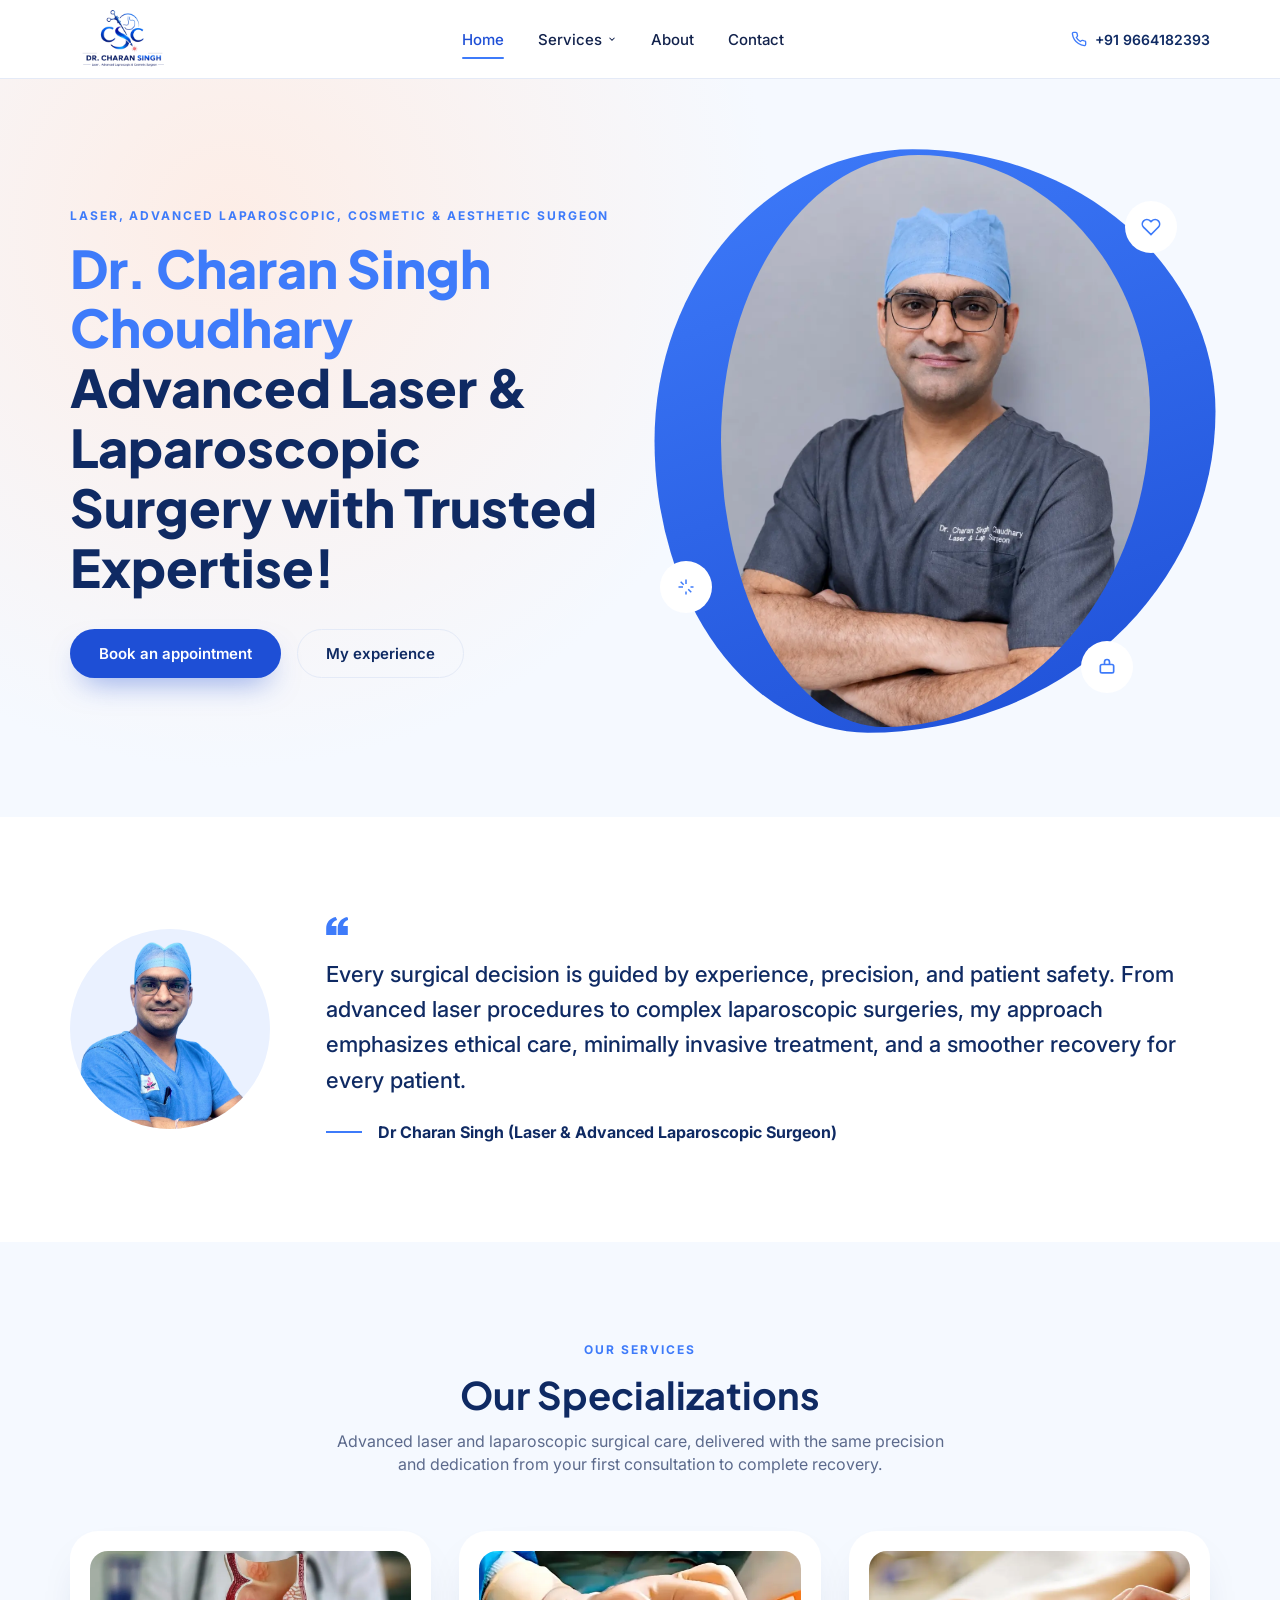
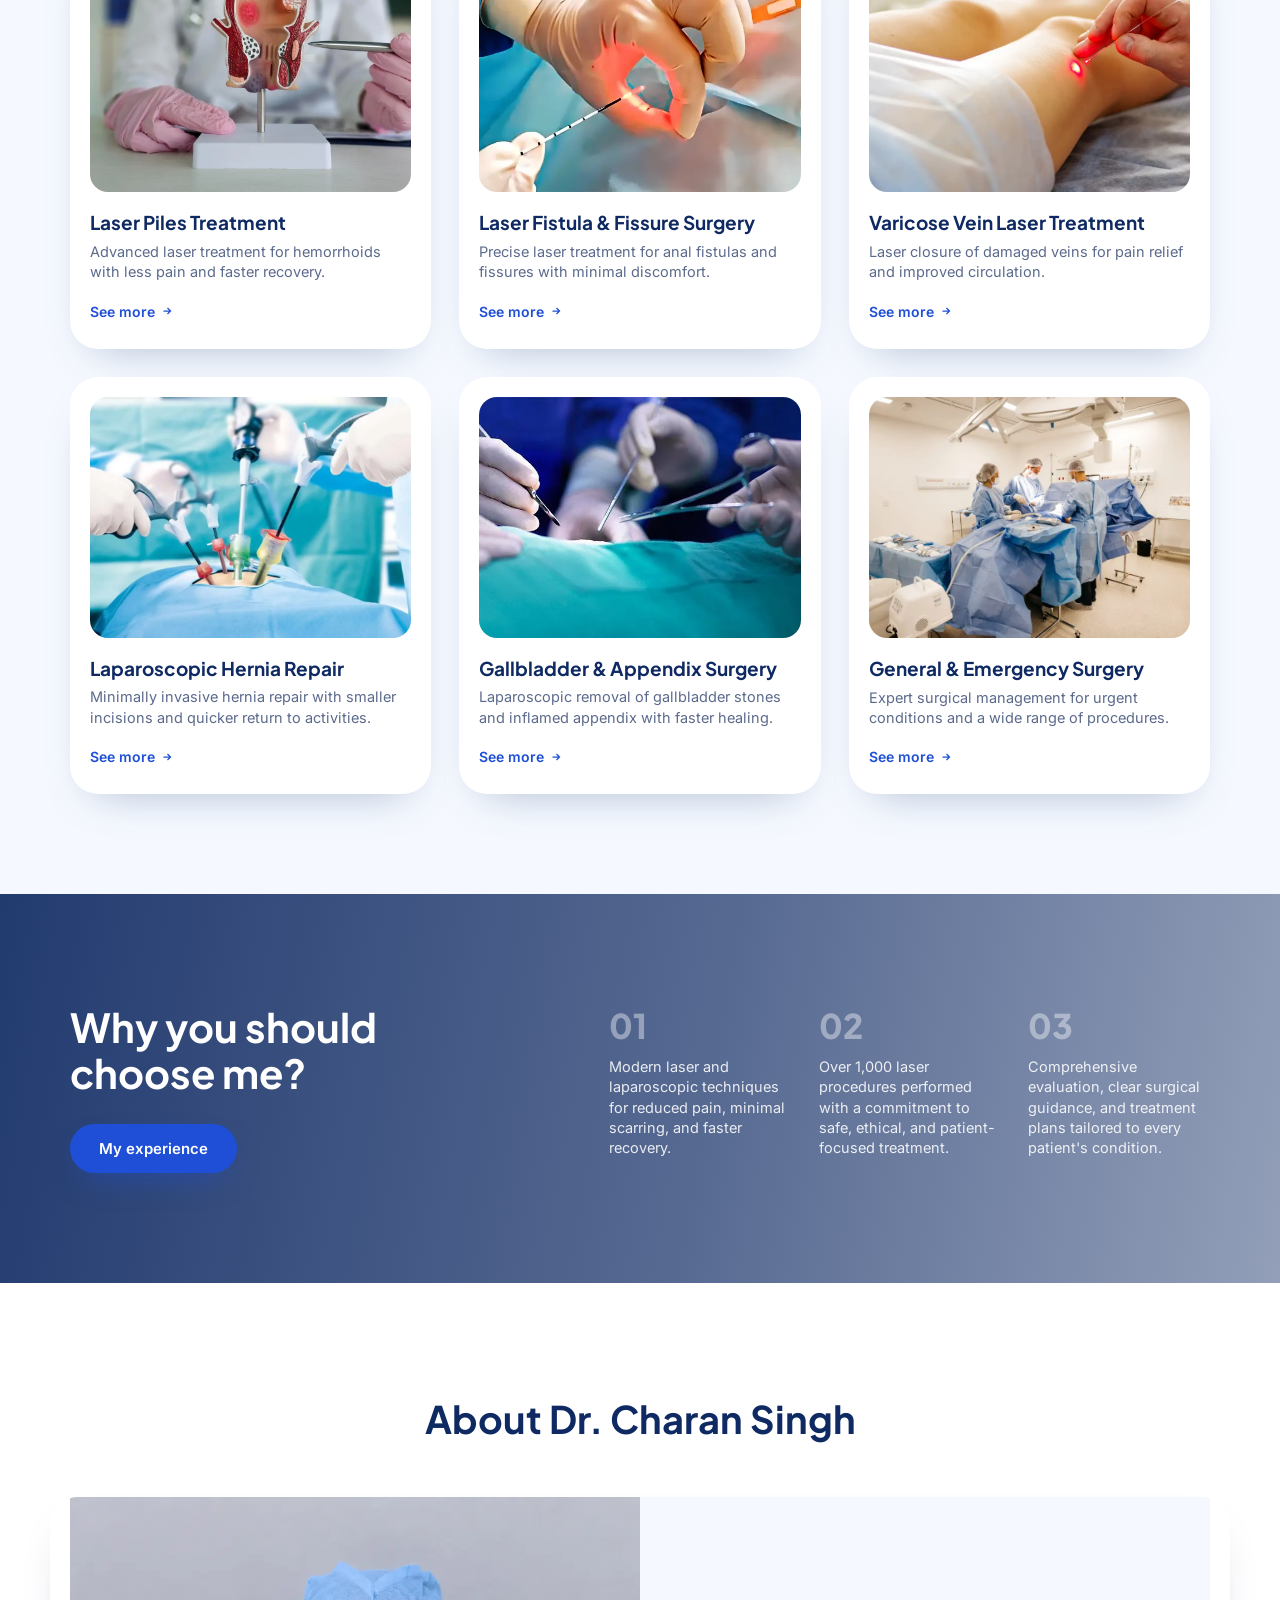
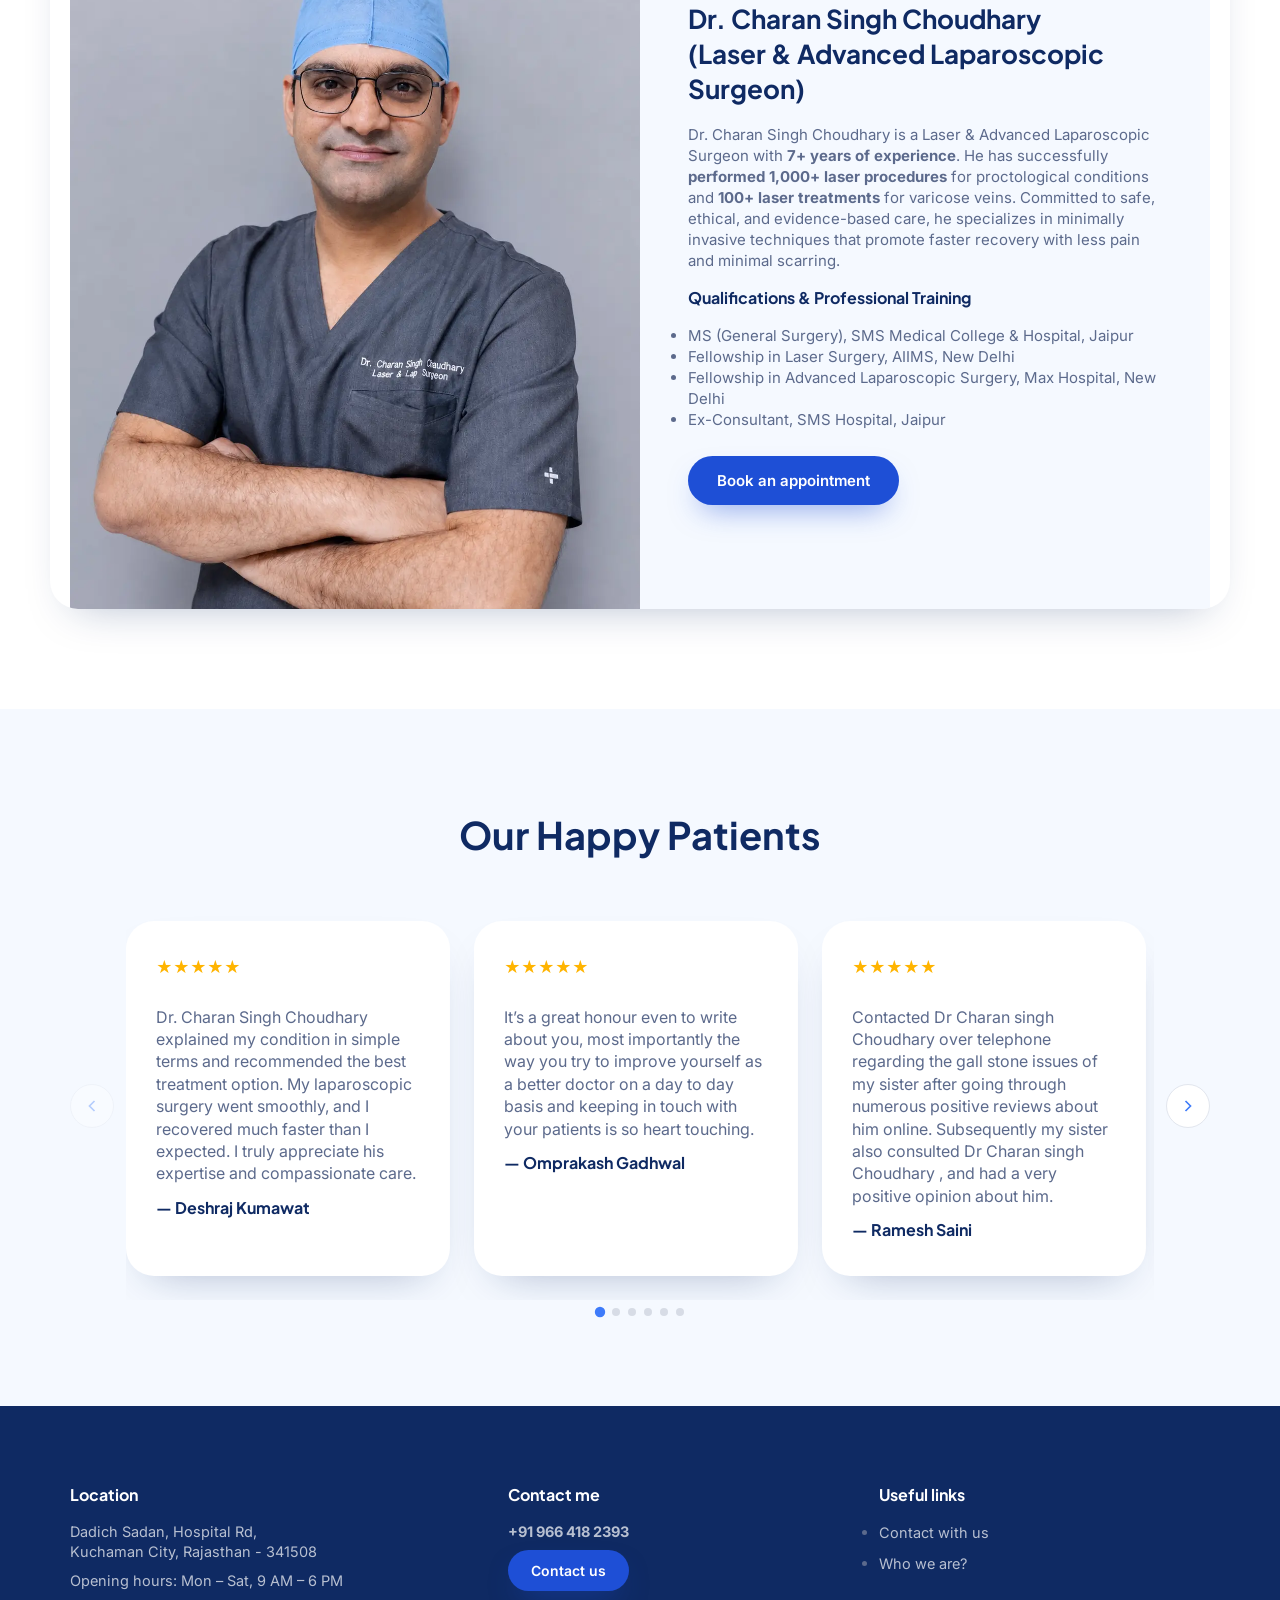
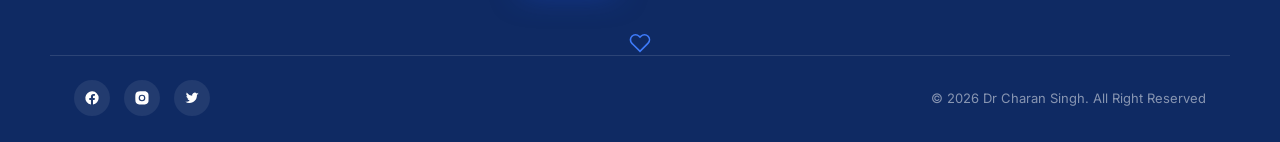
<file: index.html>
<!DOCTYPE html>
<html lang="en">

<head>
  <meta charset="UTF-8">
  <meta name="viewport" content="width=device-width, initial-scale=1.0">
  <title>Dr Charan Singh — Laser & Advanced Laparoscopic Surgeon</title>
  <link rel="preconnect" href="https://fonts.googleapis.com">
  <link rel="preconnect" href="https://fonts.gstatic.com" crossorigin>
  <link
    href="https://fonts.googleapis.com/css2?family=Plus+Jakarta+Sans:wght@400;500;600;700;800&family=Inter:wght@400;500;600&display=swap"
    rel="stylesheet">
  <link rel="stylesheet" href="styles.css">
</head>

<body>

  <!-- ============ HEADER ============ -->
  <header class="site-header" id="siteHeader">
    <div class="container header-inner">
      <a href="/" class="logo-icon">
        <img src="./images/dr-charan-singn-choudhary-logo.png" alt="dr charan singh logo">
      </a>
       <link rel="icon" type="image/png" href="/images/dr-charan-singh-favicon.png">

      <nav class="main-nav" id="mainNav">
        <a href="#home" class="active">Home</a>

        <div class="nav-item has-dropdown" id="servicesNavItem">
          <a href="#services" class="nav-dropdown-toggle" id="servicesToggle" aria-expanded="false">
            Services
            <svg class="chevron" width="10" height="10" viewBox="0 0 24 24" fill="none" stroke="currentColor"
              stroke-width="2.5">
              <path d="M6 9l6 6 6-6" />
            </svg>
          </a>
          <div class="nav-dropdown">
            <a href="laser-piles-treatment.html">Laser Piles Treatment</a>
            <a href="laser-fistula-fissure-surgery.html">Laser Fistula & Fissure Surgery</a>
            <a href="varicose-vein-laser-treatment.html">Varicose Vein Laser Treatment</a>
            <a href="laparoscopic-hernia-repair.html">Laparoscopic Hernia Repair</a>
            <a href="gallbladder-appendix-surgery.html">Gallbladder & Appendix Surgery</a>
            <a href="general-and-emergency-surgery.html">General & Emergency Surgery</a>
          </div>
        </div>

        <a href="#about">About</a>
        <a href="contact.html">Contact</a>
      </nav>

      <div class="header-actions">
        <div class="header-phone">
          <svg width="16" height="16" viewBox="0 0 24 24" fill="none" stroke="currentColor" stroke-width="2">
            <path
              d="M22 16.9v3a2 2 0 0 1-2.2 2 19.8 19.8 0 0 1-8.6-3.1 19.5 19.5 0 0 1-6-6A19.8 19.8 0 0 1 2.1 4.2 2 2 0 0 1 4.1 2h3a2 2 0 0 1 2 1.7c.1.9.3 1.8.6 2.7a2 2 0 0 1-.5 2.1L8 9.8a16 16 0 0 0 6 6l1.3-1.2a2 2 0 0 1 2.1-.5c.9.3 1.8.5 2.7.6a2 2 0 0 1 1.9 2.2z" />
          </svg>
          <span>+91 9664182393</span>
        </div>
        <!-- <button class="btn-icon" aria-label="Search">
        <svg width="16" height="16" viewBox="0 0 24 24" fill="none" stroke="currentColor" stroke-width="2"><circle cx="11" cy="11" r="7"/><line x1="21" y1="21" x2="16.65" y2="16.65"/></svg>
      </button> -->
        <button class="hamburger" id="hamburger" aria-label="Menu">
          <span></span><span></span><span></span>
        </button>
      </div>
    </div>
  </header>

  <!-- ============ HERO ============ -->
  <section class="hero" id="home">
    <div class="container hero-inner">
      <div class="hero-copy" data-reveal>
        <span class="eyebrow">LASER, ADVANCED LAPAROSCOPIC, COSMETIC & AESTHETIC SURGEON</span>
        <h1><span class="text-accent">Dr. Charan Singh Choudhary</span><br>Advanced Laser & Laparoscopic Surgery with
          Trusted Expertise!</h1>
        <div class="hero-actions">
          <a href="contact.html" class="btn btn-primary">Book an appointment</a>
          <a href="#about" class="btn btn-ghost">My experience</a>
        </div>
      </div>

      <div class="hero-figure" data-reveal>
        <div class="hero-blob"></div>
        <img src="./images/dr-charan-singh-choudhary-pic.webp" alt="Portrait of Dr. Kim Granger" class="hero-photo">
        <div class="floaty floaty-1">
          <svg width="20" height="20" viewBox="0 0 24 24" fill="none" stroke="#3E7BFA" stroke-width="2">
            <path
              d="M20.8 4.6a5.5 5.5 0 0 0-7.8 0L12 5.6l-1-1a5.5 5.5 0 0 0-7.8 7.8l1 1L12 21l7.8-7.8 1-1a5.5 5.5 0 0 0 0-7.6z" />
          </svg>
        </div>
        <div class="floaty floaty-2">
          <svg width="18" height="18" viewBox="0 0 24 24" fill="none" stroke="#3E7BFA" stroke-width="2">
            <path d="M12 2v6M12 22v-4M4.9 4.9l4 4M15 15l4 4M2 12h6M22 12h-4" />
          </svg>
        </div>
        <div class="floaty floaty-3">
          <svg width="20" height="20" viewBox="0 0 24 24" fill="none" stroke="#3E7BFA" stroke-width="2">
            <rect x="4" y="9" width="16" height="10" rx="2" />
            <path d="M9 9V6a3 3 0 0 1 6 0v3" />
          </svg>
        </div>
      </div>
    </div>
  </section>

  <!-- ============ QUOTE ============ -->
  <section class="quote-section">
    <div class="container quote-inner">
      <div class="quote-avatar" data-reveal>
        <img src="./images/dr-charan-singh-img2.png" alt="Dr. Kim Granger smiling">
      </div>
      <div class="quote-body" data-reveal>
        <span class="quote-mark">
          <svg width="22" height="18" viewBox="0 0 24 20" fill="none">
            <path
              d="M0 12.6C0 5.8 4.3 1.4 10.6 0l1.6 3.2c-4 1.2-6 3.7-6.2 6.9h5.4V20H0v-7.4zm12.8 0c0-6.8 4.3-11.2 10.6-12.6L25 3.2c-4 1.2-6 3.7-6.2 6.9H24V20H12.8v-7.4z"
              fill="#3E7BFA" />
          </svg>
        </span>
        <p>Every surgical decision is guided by experience, precision, and patient safety. From advanced laser
          procedures to complex laparoscopic surgeries, my approach emphasizes ethical care, minimally invasive
          treatment, and a smoother recovery for every patient.</p>
        <div class="quote-author">
          <span class="rule"></span>
          <span>Dr Charan Singh (Laser & Advanced Laparoscopic Surgeon)</span>
        </div>
      </div>
    </div>
  </section>

  <!-- ============ SPECIALIZATIONS ============ -->
  <section class="specializations" id="services">
    <div class="container">
      <div class="section-head" data-reveal>
        <span class="eyebrow center">OUR SERVICES</span>
        <h2>Our Specializations</h2>
        <p>Advanced laser and laparoscopic surgical care, delivered with the same precision and dedication from your
          first consultation to complete recovery.</p>
      </div>

      <div class="cards-grid" data-reveal>
        <article class="service-card">
          <div class="service-img"><img src="./images/laser_piles-treatment.webp" alt="Laser Piles Treatment"></div>
          <h3>Laser Piles Treatment</h3>
          <p>Advanced laser treatment for hemorrhoids with less pain and faster recovery.</p>
          <a href="laser-piles-treatment.html" class="card-link">See more <svg width="12" height="12"
              viewBox="0 0 24 24" fill="none" stroke="currentColor" stroke-width="2.5">
              <path d="M5 12h14M13 6l6 6-6 6" />
            </svg></a>
        </article>

        <article class="service-card">
          <div class="service-img"><img src="./images/laser_fistula_surgery.webp" alt="Laser Fistula & Fissure Surgery">
          </div>
          <h3>Laser Fistula & Fissure Surgery</h3>
          <p>Precise laser treatment for anal fistulas and fissures with minimal discomfort.</p>
          <a href="laser-fistula-fissure-surgery.html" class="card-link">See more <svg width="12" height="12"
              viewBox="0 0 24 24" fill="none" stroke="currentColor" stroke-width="2.5">
              <path d="M5 12h14M13 6l6 6-6 6" />
            </svg></a>
        </article>

        <article class="service-card">
          <div class="service-img"><img src="./images/varicose_vein_laser_treatment.webp"
              alt="Varicose Vein Laser Treatment"></div>
          <h3>Varicose Vein Laser Treatment</h3>
          <p>Laser closure of damaged veins for pain relief and improved circulation.</p>
          <a href="varicose-vein-laser-treatment.html" class="card-link">See more <svg width="12" height="12"
              viewBox="0 0 24 24" fill="none" stroke="currentColor" stroke-width="2.5">
              <path d="M5 12h14M13 6l6 6-6 6" />
            </svg></a>
        </article>

        <article class="service-card">
          <div class="service-img"><img src="./images/laparoscopic_hernia_surgery_doctor_in_jaipur.webp"
              alt="Laparoscopic Hernia Repair"></div>
          <h3>Laparoscopic Hernia Repair</h3>
          <p>Minimally invasive hernia repair with smaller incisions and quicker return to activities.</p>
          <a href="laparoscopic-hernia-repair.html" class="card-link">See more <svg width="12" height="12"
              viewBox="0 0 24 24" fill="none" stroke="currentColor" stroke-width="2.5">
              <path d="M5 12h14M13 6l6 6-6 6" />
            </svg></a>
        </article>

        <article class="service-card">
          <div class="service-img"><img src="./images/laparoscopic-appendix-removal-surgery-doctor-charan-singh.webp"
              alt="Appendix surgery"></div>
          <h3>Gallbladder & Appendix Surgery</h3>
          <p>Laparoscopic removal of gallbladder stones and inflamed appendix with faster healing.</p>
          <a href="gallbladder-appendix-surgery.html" class="card-link">See more <svg width="12" height="12"
              viewBox="0 0 24 24" fill="none" stroke="currentColor" stroke-width="2.5">
              <path d="M5 12h14M13 6l6 6-6 6" />
            </svg></a>
        </article>

        <article class="service-card">
          <div class="service-img"><img src="./images/general_surgery_doctor_charan_singh.webp" alt="General Surgery">
          </div>
          <h3>General & Emergency Surgery</h3>
          <p>Expert surgical management for urgent conditions and a wide range of procedures.</p>
          <a href="general-and-emergency-surgery.html" class="card-link">See more <svg width="12" height="12"
              viewBox="0 0 24 24" fill="none" stroke="currentColor" stroke-width="2.5">
              <path d="M5 12h14M13 6l6 6-6 6" />
            </svg></a>
        </article>
      </div>
    </div>
  </section>

  <!-- ============ WHY CHOOSE ME ============ -->
  <section class="why-choose">
    <div class="why-bg"
      style="background-image:url('https://images.unsplash.com/photo-1584982751601-97dcc096659c?auto=format&fit=crop&w=1600&q=80')">
    </div>
    <div class="why-overlay"></div>
    <div class="container why-inner">
      <div data-reveal>
        <h2>Why you should<br>choose me?</h2>
        <a href="#about" class="btn btn-primary">My experience</a>
      </div>
      <div class="why-points" data-reveal>
        <div class="why-point">
          <span class="why-num">01</span>
          <p>Modern laser and laparoscopic techniques for reduced pain, minimal scarring, and faster recovery.</p>
        </div>
        <div class="why-point">
          <span class="why-num">02</span>
          <p>Over 1,000 laser procedures performed with a commitment to safe, ethical, and patient-focused treatment.
          </p>
        </div>
        <div class="why-point">
          <span class="why-num">03</span>
          <p>Comprehensive evaluation, clear surgical guidance, and treatment plans tailored to every patient's
            condition.</p>
        </div>
      </div>
    </div>
  </section>

  <!-- ============ FACILITY ============ -->
  <section class="facility" id="about">
    <div class="section-head">
      <h2>About Dr. Charan Singh</h2>
    </div>
    <div class="container facility-grid" data-reveal>
      <div class="facility-photo">
        <img src="./images/dr-charan-singh-choudhary-pic.webp" alt="Doctor greeting a patient">
      </div>
      <div class="facility-info">
        <!-- <span class="pin-icon">
        <svg width="22" height="22" viewBox="0 0 24 24" fill="none" stroke="#3E7BFA" stroke-width="2"><path d="M21 10c0 7-9 12-9 12s-9-5-9-12a9 9 0 0 1 18 0z"/><circle cx="12" cy="10" r="3"/></svg>
      </span> -->
        <h3>Dr. Charan Singh Choudhary<br>(Laser & Advanced Laparoscopic Surgeon)</h3>
        <p class="facility-address">Dr. Charan Singh Choudhary is a Laser & Advanced Laparoscopic Surgeon with <b>7+
            years of experience</b>. He has successfully <b>performed 1,000+ laser procedures</b> for proctological
          conditions and <b>100+ laser treatments</b> for varicose veins. Committed to safe, ethical, and evidence-based
          care, he specializes in minimally invasive techniques that promote faster recovery with less pain and minimal
          scarring.</p>
        <h4>Qualifications & Professional Training</h4>
        <ul>
          <li>MS (General Surgery), SMS Medical College & Hospital, Jaipur</li>
          <li>Fellowship in Laser Surgery, AIIMS, New Delhi</li>
          <li>Fellowship in Advanced Laparoscopic Surgery, Max Hospital, New Delhi</li>
          <li>Ex-Consultant, SMS Hospital, Jaipur</li>
        </ul>
        <a href="contact.html" class="btn btn-primary">Book an appointment</a>
      </div>
    </div>
  </section>

  <!-- ============ PRICING ============ -->
  <!-- <section class="pricing" id="pricing">
  <div class="container">
    <div class="section-head" data-reveal>
      <span class="eyebrow center">PRICING</span>
      <h2>Choose your health plan</h2>
      <p>Straightforward monthly plans with no surprises — pick what fits your family, change anytime.</p>
    </div>



    <div class="pricing-grid" data-reveal>
      <article class="price-card">
        <div class="price-icon"><svg width="26" height="26" viewBox="0 0 24 24" fill="none" stroke="#3E7BFA" stroke-width="2"><path d="M20.8 4.6a5.5 5.5 0 0 0-7.8 0L12 5.6l-1-1a5.5 5.5 0 0 0-7.8 7.8l1 1L12 21l7.8-7.8 1-1a5.5 5.5 0 0 0 0-7.6z"/></svg></div>
        <span class="price-tag">BASIC</span>
        <div class="price-amount"><span class="cur">$</span>39<span class="per">/mo</span></div>
        <ul class="price-features">
          <li>Consultation with doctor</li>
          <li>Laboratory and diagnostic tests</li>
          <li>Two home visits a year</li>
        </ul>
        <a href="contact.html" class="btn btn-outline">Choose</a>
      </article>

      <article class="price-card">
        <div class="price-icon"><svg width="26" height="26" viewBox="0 0 24 24" fill="none" stroke="#3E7BFA" stroke-width="2"><path d="M20.8 4.6a5.5 5.5 0 0 0-7.8 0L12 5.6l-1-1a5.5 5.5 0 0 0-7.8 7.8l1 1L12 21l7.8-7.8 1-1a5.5 5.5 0 0 0 0-7.6z"/></svg></div>
        <span class="price-tag">COMFORT</span>
        <div class="price-amount"><span class="cur">$</span>59<span class="per">/mo</span></div>
        <ul class="price-features">
          <li>All from BASIC +</li>
          <li>Day and night emergency care</li>
          <li>Two more home visits a year</li>
        </ul>
        <a href="contact.html" class="btn btn-outline">Choose</a>
      </article>

      <article class="price-card price-card--highlight">
        <div class="price-icon light"><svg width="26" height="26" viewBox="0 0 24 24" fill="none" stroke="#ffffff" stroke-width="2"><path d="M20.8 4.6a5.5 5.5 0 0 0-7.8 0L12 5.6l-1-1a5.5 5.5 0 0 0-7.8 7.8l1 1L12 21l7.8-7.8 1-1a5.5 5.5 0 0 0 0-7.6z"/></svg></div>
        <span class="price-tag">COMPLEX</span>
        <div class="price-amount"><span class="cur">$</span>99<span class="per">/mo</span></div>
        <ul class="price-features">
          <li>All from COMFORT +</li>
          <li>Rehabilitation after injury</li>
          <li>Four more home visits a year</li>
        </ul>
        <a href="contact.html" class="btn btn-white">Choose</a>
      </article>
    </div>
  </div>
</section> -->

  <section class="pricing" id="pricing">
    <div class="container">
      <div class="section-head" data-reveal>
        <h2>Our Happy Patients</h2>
      </div>

      <div class="pricing-slider" data-reveal>
        <button class="slider-arrow slider-arrow--prev" id="pricingPrev" aria-label="Previous plan">
          <svg width="20" height="20" viewBox="0 0 24 24" fill="none" stroke="currentColor" stroke-width="2">
            <path d="M15 18l-6-6 6-6" />
          </svg>
        </button>

        <div class="pricing-track" id="pricingTrack">

          <article class="price-card">
            <div class="stars">
              ★★★★★
            </div>
            <p>
              Dr. Charan Singh Choudhary explained my condition in simple terms and recommended the best treatment
              option. My laparoscopic surgery went smoothly, and I recovered much faster than I expected. I truly
              appreciate his expertise and compassionate care.
            </p>
            <h4>— Deshraj Kumawat</h4>
          </article>

          <article class="price-card">
            <div class="stars">
              ★★★★★
            </div>
            <p>
              It’s a great honour even to write about you, most importantly the way you try to improve yourself as a
              better doctor on a day to day basis and keeping in touch with your patients is so heart touching.
            </p>
            <h4>— Omprakash Gadhwal</h4>
          </article>

          <article class="price-card">
            <div class="stars">
              ★★★★★
            </div>
            <p>
              Contacted Dr Charan singh Choudhary over telephone regarding the gall stone issues of my sister after
              going through numerous positive reviews about him online.
              Subsequently my sister also consulted Dr Charan singh Choudhary , and had a very positive opinion about
              him.
            </p>
            <h4>— Ramesh Saini</h4>
          </article>

          <article class="price-card">
            <div class="stars">
              ★★★★★
            </div>
            <p>
              A highly experienced and skilled surgeon. His demeanor towards patients is excellent—polite and
              cooperative. He carefully assesses the condition to provide the right advice and treatment, and ensures
              the patient is well cared for both before and after the surgery.
            </p>
            <h4>— N.R. CHOUDHARY</h4>
          </article>

          <article class="price-card">
            <div class="stars">
              ★★★★★
            </div>
            <p>
              Kuchaman City ke sabse best surgeon, Dr. Charan Singh Choudhary. Unhone meri problem ko dhyan se samjha
              aur poori treatment process bahut clearly explain ki. Surgery successful rahi aur recovery bhi expected se
              kaafi fast hui. Hospital ka staff bhi bahut cooperative aur caring tha.
            </p>
            <h4>— Nandu Kumawat</h4>
          </article>

          <article class="price-card">
            <div class="stars">
              ★★★★★
            </div>
            <p>
              I visited Dr. Charan Singh Choudhary for emergency surgical treatment, and I was impressed by the prompt
              diagnosis and expert care. His calm approach and surgical skills gave my family complete confidence during
              a stressful time.
            </p>
            <h4>— Kamlesh Boori</h4>
          </article>

        </div>

        <button class="slider-arrow slider-arrow--next" id="pricingNext" aria-label="Next plan">
          <svg width="20" height="20" viewBox="0 0 24 24" fill="none" stroke="currentColor" stroke-width="2">
            <path d="M9 18l6-6-6-6" />
          </svg>
        </button>
      </div>

      <div class="slider-dots" id="pricingDots"></div>
    </div>
  </section>

  <!-- ============ SATISFIED PATIENTS ============ -->
  <!-- <section class="patients">
  <div class="container patients-grid" data-reveal>
    <div class="patients-copy">
      <span class="eyebrow">HI, I'M KIM GRANGER</span>
      <div class="patients-stat">98%</div>
      <h2>Satisfied patients</h2>
      <p>Built on consistency, not a single good day — patients keep coming back because the care doesn't change from visit to visit.</p>
      <div class="patients-signature">
        <strong>Kristin Watson</strong>
        <span>Jan 27, 2020</span>
      </div>
    </div>
    <div class="patients-photos">
      <img src="https://images.unsplash.com/photo-1500648767791-00dcc994a43e?auto=format&fit=crop&w=300&q=80" alt="Happy patient" class="patient-photo p1">
      <img src="https://images.unsplash.com/photo-1633332755192-727a05c4013d?auto=format&fit=crop&w=300&q=80" alt="Happy patient" class="patient-photo p2">
      <img src="https://images.unsplash.com/photo-1519085360753-af0119f7cbe7?auto=format&fit=crop&w=300&q=80" alt="Happy patient" class="patient-photo p3">
      <div class="rating-chip">
        <span class="rating-num">4.9</span>
        <span class="rating-label">Opinions made by our patients</span>
      </div>
    </div>
  </div>
</section> -->

  <!-- ============ FOOTER ============ -->
  <footer class="site-footer">
    <div class="container footer-grid">
      <div class="footer-col">
        <h4>Location</h4>
        <p>Dadich Sadan, Hospital Rd,<br>Kuchaman City, Rajasthan - 341508</p>
        <p class="footer-hours">Opening hours: Mon – Sat, 9 AM – 6 PM</p>
      </div>
      <div class="footer-col">
        <h4>Contact me</h4>
        <p class="footer-phone">+91 966 418 2393</p>
        <a href="contact.html" class="btn btn-primary btn-sm">Contact us</a>
      </div>
      <div class="footer-col">
        <h4>Useful links</h4>
        <ul class="footer-links">
          <li><a href="contact.html">Contact with us</a></li>
          <li><a href="#about">Who we are?</a></li>
        </ul>
      </div>
    </div>

    <div class="footer-social">
      <svg width="22" height="22" viewBox="0 0 24 24" fill="none" stroke="#3E7BFA" stroke-width="1.8">
        <path
          d="M20.8 4.6a5.5 5.5 0 0 0-7.8 0L12 5.6l-1-1a5.5 5.5 0 0 0-7.8 7.8l1 1L12 21l7.8-7.8 1-1a5.5 5.5 0 0 0 0-7.6z" />
      </svg>
    </div>

    <div class="container footer-bottom">
      <div class="footer-social-links">
        <a href="#" aria-label="Facebook"><svg width="16" height="16" viewBox="0 0 24 24" fill="currentColor">
            <path
              d="M22 12a10 10 0 1 0-11.6 9.9v-7H7.9V12h2.5V9.8c0-2.5 1.5-3.9 3.8-3.9 1.1 0 2.2.2 2.2.2v2.4h-1.3c-1.2 0-1.6.8-1.6 1.6V12h2.8l-.4 2.9h-2.4v7A10 10 0 0 0 22 12z" />
          </svg></a>
        <a href="#" aria-label="Instagram"><svg width="16" height="16" viewBox="0 0 24 24" fill="currentColor">
            <path
              d="M12 2c2.7 0 3.1 0 4.1.06 1.1.05 1.8.2 2.4.45.7.27 1.2.62 1.7 1.13.5.5.86 1 1.13 1.7.24.6.4 1.3.45 2.4.05 1 .06 1.4.06 4.1s0 3.1-.06 4.1c-.05 1.1-.2 1.8-.45 2.4a4.6 4.6 0 0 1-1.13 1.7c-.5.5-1 .86-1.7 1.13-.6.24-1.3.4-2.4.45-1 .05-1.4.06-4.1.06s-3.1 0-4.1-.06c-1.1-.05-1.8-.2-2.4-.45a4.6 4.6 0 0 1-1.7-1.13 4.6 4.6 0 0 1-1.13-1.7c-.24-.6-.4-1.3-.45-2.4C2 15.1 2 14.7 2 12s0-3.1.06-4.1c.05-1.1.2-1.8.45-2.4.27-.7.62-1.2 1.13-1.7.5-.5 1-.86 1.7-1.13.6-.24 1.3-.4 2.4-.45C8.9 2 9.3 2 12 2zm0 5a5 5 0 1 0 0 10 5 5 0 0 0 0-10zm0 8.2a3.2 3.2 0 1 1 0-6.4 3.2 3.2 0 0 1 0 6.4zm5.2-8.4a1.2 1.2 0 1 1-2.4 0 1.2 1.2 0 0 1 2.4 0z" />
          </svg></a>
        <a href="#" aria-label="Twitter"><svg width="16" height="16" viewBox="0 0 24 24" fill="currentColor">
            <path
              d="M22 5.9c-.7.3-1.5.5-2.3.6.8-.5 1.5-1.3 1.8-2.3-.8.5-1.6.8-2.5 1a4 4 0 0 0-6.8 3.6A11.2 11.2 0 0 1 4 3.9a4 4 0 0 0 1.2 5.3c-.6 0-1.2-.2-1.7-.5v.1a4 4 0 0 0 3.2 3.9 4 4 0 0 1-1.8.1 4 4 0 0 0 3.7 2.8A8 8 0 0 1 2 17.6a11.3 11.3 0 0 0 6.1 1.8c7.3 0 11.3-6 11.3-11.3v-.5c.8-.5 1.5-1.2 2-2z" />
          </svg></a>
      </div>
      <p class="copyright">© 2026 Dr Charan Singh. All Right Reserved</p>
    </div>
  </footer>

  <script src="./javascripts/script.js"></script>
  <script src="./javascripts/patient-slider.js"></script>
  <script src="./javascripts/services-dropdown.js"></script>
</body>

</html>
</file>
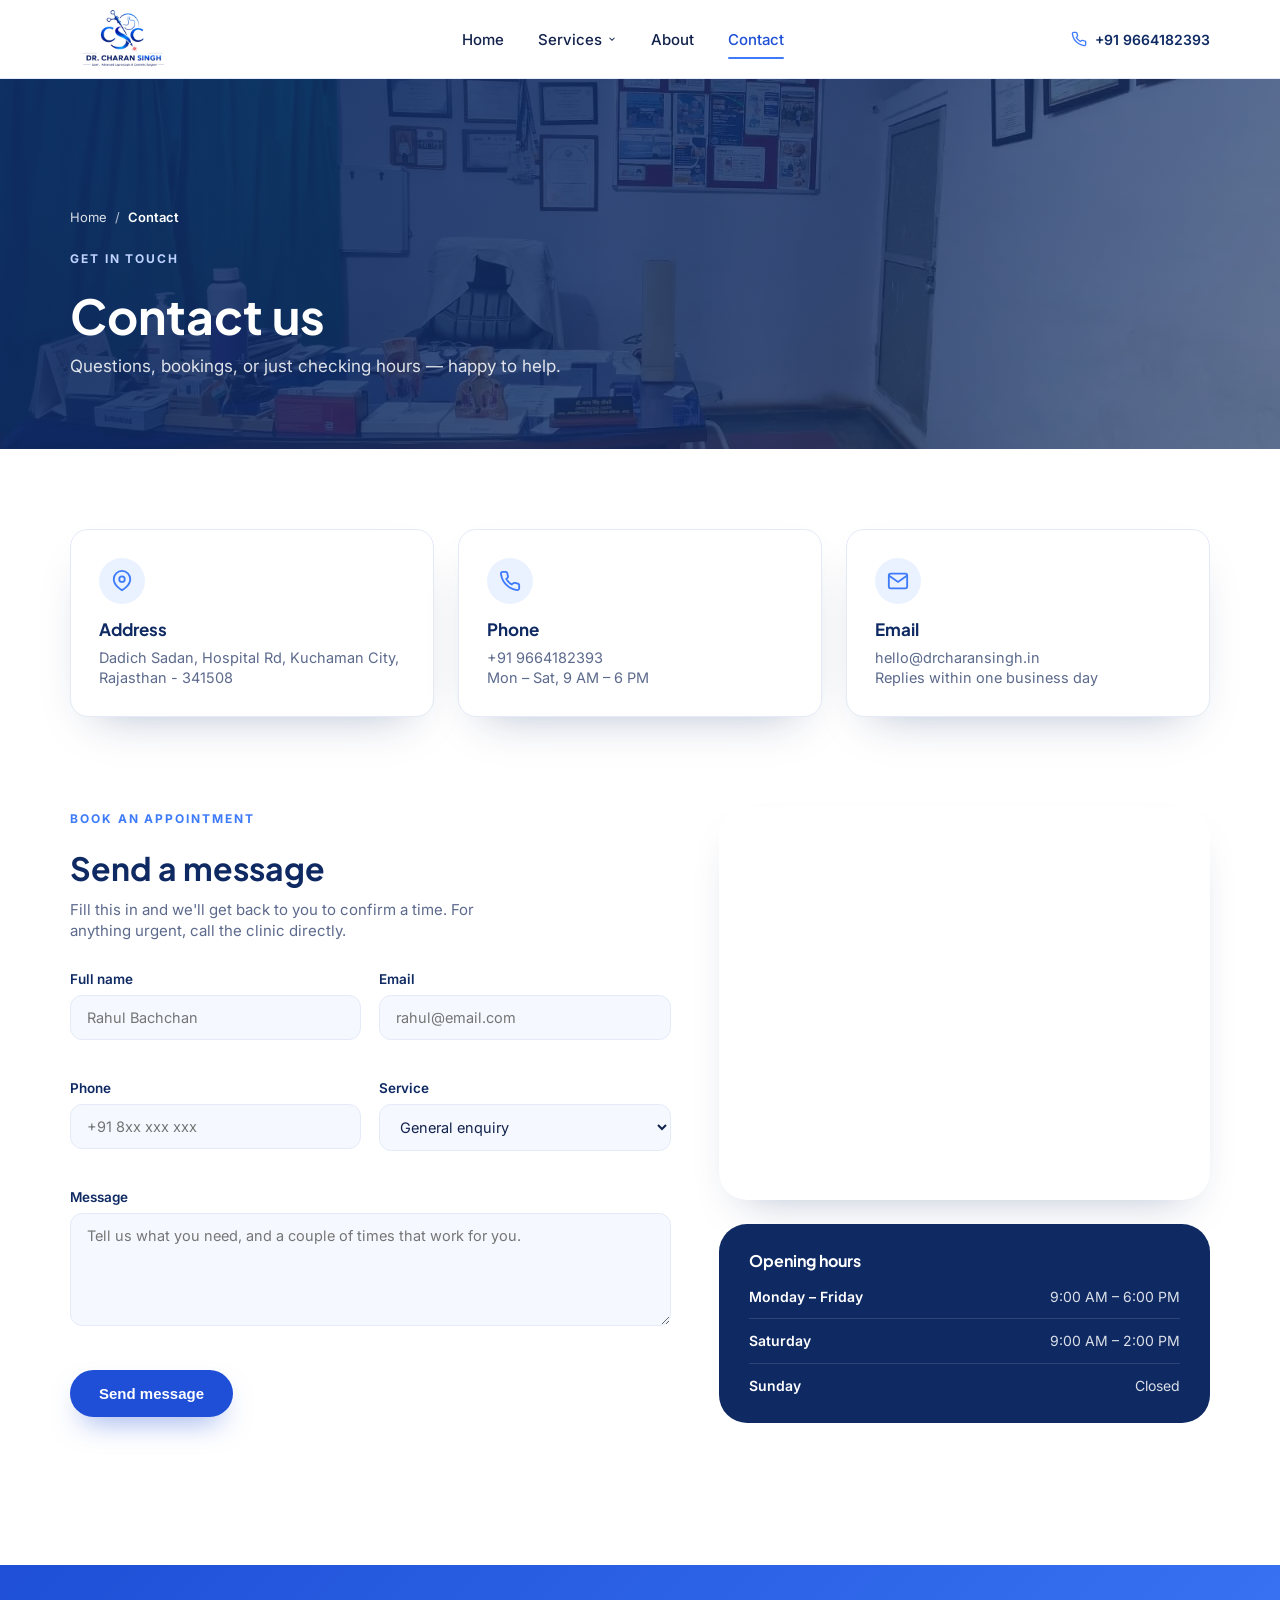
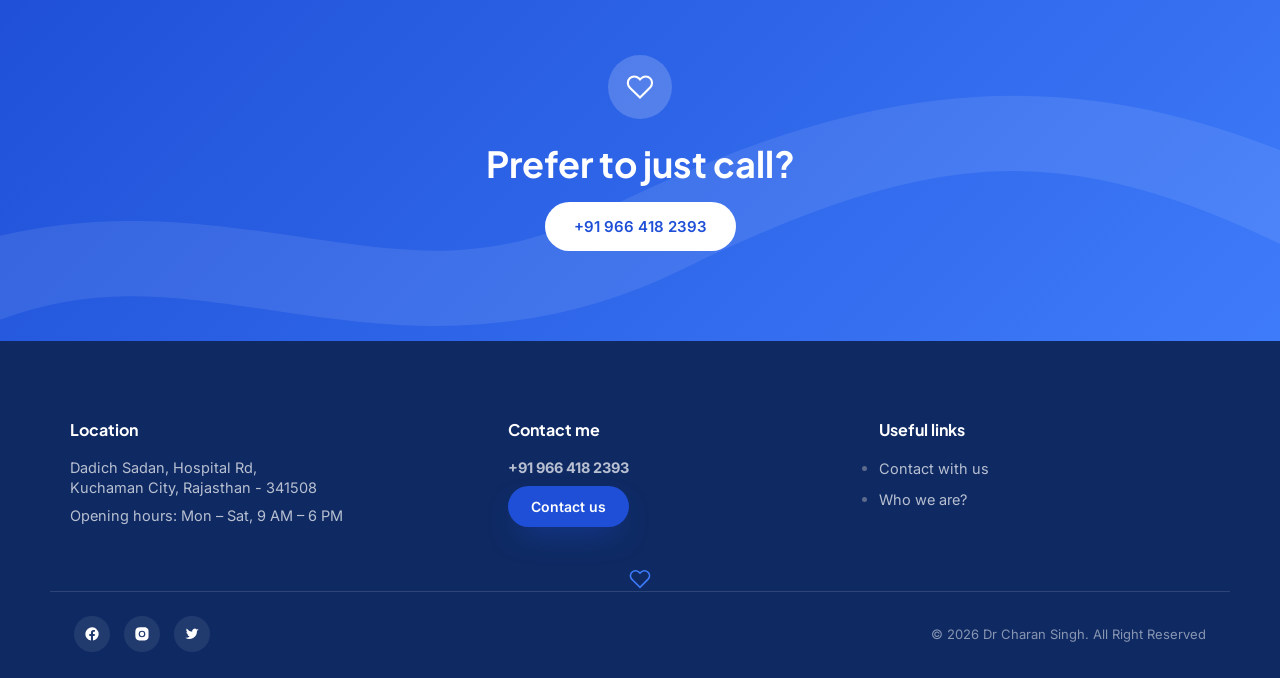
<file: contact.html>
<!DOCTYPE html>
<html lang="en">
<head>
<meta charset="UTF-8">
<meta name="viewport" content="width=device-width, initial-scale=1.0">
<title>Contact - Dr Charan Singh</title>
<link rel="preconnect" href="https://fonts.googleapis.com">
<link rel="preconnect" href="https://fonts.gstatic.com" crossorigin>
<link href="https://fonts.googleapis.com/css2?family=Plus+Jakarta+Sans:wght@400;500;600;700;800&family=Inter:wght@400;500;600&display=swap" rel="stylesheet">
<link rel="stylesheet" href="styles.css">
</head>
<body>

<header class="site-header" id="siteHeader">
  <div class="container header-inner">
    <a href="/" class="logo-icon">
        <img src="./images/dr-charan-singn-choudhary-logo.png" alt="dr charan singh logo">
    </a>
    <link rel="icon" type="image/png" href="/images/dr-charan-singh-favicon.png">

    <nav class="main-nav" id="mainNav">
      <a href="index.html">Home</a>

      <div class="nav-item has-dropdown" id="servicesNavItem">
        <a href="index.html#services" class="nav-dropdown-toggle" id="servicesToggle" aria-expanded="false">
          Services
          <svg class="chevron" width="10" height="10" viewBox="0 0 24 24" fill="none" stroke="currentColor" stroke-width="2.5">
            <path d="M6 9l6 6 6-6" />
          </svg>
        </a>
        <div class="nav-dropdown">
          <a href="laser-piles-treatment.html">Laser Piles Treatment</a>
          <a href="laser-fistula-fissure-surgery.html">Laser Fistula &amp; Fissure Surgery</a>
          <a href="varicose-vein-laser-treatment.html">Varicose Vein Laser Treatment</a>
          <a href="laparoscopic-hernia-repair.html">Laparoscopic Hernia Repair</a>
          <a href="gallbladder-appendix-surgery.html">Gallbladder &amp; Appendix Surgery</a>
          <a href="general-and-emergency-surgery.html">General &amp; Emergency Surgery</a>
        </div>
      </div>

      <a href="index.html#about">About</a>
      <a href="contact.html" class="active">Contact</a>
    </nav>

    <div class="header-actions">
      <div class="header-phone">
        <svg width="16" height="16" viewBox="0 0 24 24" fill="none" stroke="currentColor" stroke-width="2"><path d="M22 16.9v3a2 2 0 0 1-2.2 2 19.8 19.8 0 0 1-8.6-3.1 19.5 19.5 0 0 1-6-6A19.8 19.8 0 0 1 2.1 4.2 2 2 0 0 1 4.1 2h3a2 2 0 0 1 2 1.7c.1.9.3 1.8.6 2.7a2 2 0 0 1-.5 2.1L8 9.8a16 16 0 0 0 6 6l1.3-1.2a2 2 0 0 1 2.1-.5c.9.3 1.8.5 2.7.6a2 2 0 0 1 1.9 2.2z"/></svg>
        <span>+91 9664182393</span>
      </div>
      <button class="hamburger" id="hamburger" aria-label="Menu" aria-expanded="false">
        <span></span><span></span><span></span>
      </button>
    </div>
  </div>
</header>


<section class="page-hero page-hero--compact">
  <div class="page-hero-bg" style="background-image:url('./images/dr-charan-singh-cabin-photo.webp')"></div>
  <div class="page-hero-overlay"></div>
  <div class="container page-hero-inner">
    <nav class="breadcrumb" aria-label="Breadcrumb">
      <a href="index.html">Home</a>
      <span>/</span>
      <span>Contact</span>
    </nav>
    <span class="eyebrow">GET IN TOUCH</span>
    <h1>Contact us</h1>
    <p class="page-hero-tagline">Questions, bookings, or just checking hours &mdash; happy to help.</p>
  </div>
</section>

<section class="contact-info">
  <div class="container contact-info-grid" data-reveal>
    <div class="contact-info-card">
      <span class="contact-icon"><svg width="22" height="22" viewBox="0 0 24 24" fill="none" stroke="#3E7BFA" stroke-width="2"><path d="M21 10c0 7-9 12-9 12s-9-5-9-12a9 9 0 0 1 18 0z"/><circle cx="12" cy="10" r="3"/></svg></span>
      <h3>Address</h3>
      <p>Dadich Sadan, Hospital Rd, Kuchaman City, Rajasthan - 341508</p>
    </div>
    <div class="contact-info-card">
      <span class="contact-icon"><svg width="22" height="22" viewBox="0 0 24 24" fill="none" stroke="#3E7BFA" stroke-width="2"><path d="M22 16.9v3a2 2 0 0 1-2.2 2 19.8 19.8 0 0 1-8.6-3.1 19.5 19.5 0 0 1-6-6A19.8 19.8 0 0 1 2.1 4.2 2 2 0 0 1 4.1 2h3a2 2 0 0 1 2 1.7c.1.9.3 1.8.6 2.7a2 2 0 0 1-.5 2.1L8 9.8a16 16 0 0 0 6 6l1.3-1.2a2 2 0 0 1 2.1-.5c.9.3 1.8.5 2.7.6a2 2 0 0 1 1.9 2.2z"/></svg></span>
      <h3>Phone</h3>
      <p>+91 9664182393<br>Mon &ndash; Sat, 9 AM &ndash; 6 PM</p>
    </div>
    <div class="contact-info-card">
      <span class="contact-icon"><svg width="22" height="22" viewBox="0 0 24 24" fill="none" stroke="#3E7BFA" stroke-width="2"><path d="M4 4h16v16H4z" opacity="0"/><path d="M22 6l-10 7L2 6"/><rect x="2" y="4" width="20" height="16" rx="2"/></svg></span>
      <h3>Email</h3>
      <p>hello@drcharansingh.in<br>Replies within one business day</p>
    </div>
  </div>
</section>

<section class="contact-main">
  <div class="container contact-main-grid" data-reveal>
    <div class="contact-form-wrap">
      <span class="eyebrow">BOOK AN APPOINTMENT</span>
      <h2>Send a message</h2>
      <p class="contact-form-intro">Fill this in and we'll get back to you to confirm a time. For anything urgent, call the clinic directly.</p>

      <form id="contactForm" class="contact-form" novalidate>
        <div class="form-row">
          <div class="form-field">
            <label for="fullName">Full name</label>
            <input type="text" id="fullName" name="fullName" placeholder="Rahul Bachchan" required>
            <span class="field-error" id="err-fullName"></span>
          </div>
          <div class="form-field">
            <label for="email">Email</label>
            <input type="email" id="email" name="email" placeholder="rahul@email.com" required>
            <span class="field-error" id="err-email"></span>
          </div>
        </div>
        <div class="form-row">
          <div class="form-field">
            <label for="phone">Phone</label>
            <input type="tel" id="phone" name="phone" placeholder="+91 8xx xxx xxx">
            <span class="field-error" id="err-phone"></span>
          </div>
          <div class="form-field">
            <label for="service">Service</label>
            <select id="service" name="service">
              <option value="">General enquiry</option>
              <option value="Dental Department">Laser Piles Treatment</option>
              <option value="Cardiology">Laser Fistula & Fissure Surgery</option>
              <option value="Pediatrics">Varicose Vein Laser Treatment</option>
              <option value="X-Ray">Laparoscopic Hernia Repair</option>
              <option value="Ear Treatment">Gallbladder & Appendix Surgery</option>
              <option value="Pregnancy">General & Emergency Surgery</option>
            </select>
          </div>
        </div>
        <div class="form-field">
          <label for="message">Message</label>
          <textarea id="message" name="message" rows="5" placeholder="Tell us what you need, and a couple of times that work for you." required></textarea>
          <span class="field-error" id="err-message"></span>
        </div>

        <button type="submit" class="btn btn-primary">Send message</button>
        <p class="form-status" id="formStatus" role="status" aria-live="polite"></p>
      </form>
    </div>

    <div class="contact-map-wrap">
      <div class="contact-map">
        <iframe
          title="Clinic location map"
          <iframe src="https://www.google.com/maps/embed?pb=!1m18!1m12!1m3!1d3550.247314127789!2d74.85396087415927!3d27.148507849920037!2m3!1f0!2f0!3f0!3m2!1i1024!2i768!4f13.1!3m3!1m2!1s0x396b79df022052e9%3A0x787996826ed93d01!2sDr.%20Charan%20Singh%20Choudhary!5e0!3m2!1sen!2sin!4v1784979479233!5m2!1sen!2sin" width="600" height="450" style="border:0;" allowfullscreen="" loading="lazy" referrerpolicy="strict-origin-when-cross-origin"></iframe>
          loading="lazy"
          referrerpolicy="no-referrer-when-downgrade">
        </iframe>
      </div>
      <div class="contact-hours-card">
        <h3>Opening hours</h3>
        <ul class="hours-list">
          <li><span>Monday &ndash; Friday</span><span>9:00 AM &ndash; 6:00 PM</span></li>
          <li><span>Saturday</span><span>9:00 AM &ndash; 2:00 PM</span></li>
          <li><span>Sunday</span><span>Closed</span></li>
        </ul>
      </div>
    </div>
  </div>
</section>

<section class="cta">
  <div class="cta-pattern" aria-hidden="true">
    <svg width="100%" height="100%" viewBox="0 0 600 300" preserveAspectRatio="none"><path d="M-20 260 C 100 180, 180 320, 300 220 S 500 100, 620 200" stroke="rgba(255,255,255,0.15)" stroke-width="60" fill="none"/></svg>
  </div>
  <div class="container cta-inner" data-reveal>
    <span class="cta-icon"><svg width="28" height="28" viewBox="0 0 24 24" fill="none" stroke="#fff" stroke-width="1.8"><path d="M20.8 4.6a5.5 5.5 0 0 0-7.8 0L12 5.6l-1-1a5.5 5.5 0 0 0-7.8 7.8l1 1L12 21l7.8-7.8 1-1a5.5 5.5 0 0 0 0-7.6z"/></svg></span>
    <h2>Prefer to just call?</h2>
    <a href="tel:+919664182393" class="btn btn-white">+91 966 418 2393</a>
  </div>
</section>

<footer class="site-footer">
  <div class="container footer-grid">
    <div class="footer-col">
      <h4>Location</h4>
      <p>Dadich Sadan, Hospital Rd,<br>Kuchaman City, Rajasthan - 341508</p>
      <p class="footer-hours">Opening hours: Mon &ndash; Sat, 9 AM &ndash; 6 PM</p>
    </div>
    <div class="footer-col">
      <h4>Contact me</h4>
      <p class="footer-phone">+91 966 418 2393</p>
      <a href="contact.html" class="btn btn-primary btn-sm">Contact us</a>
    </div>
    <div class="footer-col">
      <h4>Useful links</h4>
      <ul class="footer-links">
        <li><a href="contact.html">Contact with us</a></li>
        <li><a href="index.html#about">Who we are?</a></li>
      </ul>
    </div>
  </div>

  <div class="footer-social">
    <svg width="22" height="22" viewBox="0 0 24 24" fill="none" stroke="#3E7BFA" stroke-width="1.8"><path d="M20.8 4.6a5.5 5.5 0 0 0-7.8 0L12 5.6l-1-1a5.5 5.5 0 0 0-7.8 7.8l1 1L12 21l7.8-7.8 1-1a5.5 5.5 0 0 0 0-7.6z"/></svg>
  </div>

  <div class="container footer-bottom">
    <div class="footer-social-links">
      <a href="#" aria-label="Facebook"><svg width="16" height="16" viewBox="0 0 24 24" fill="currentColor"><path d="M22 12a10 10 0 1 0-11.6 9.9v-7H7.9V12h2.5V9.8c0-2.5 1.5-3.9 3.8-3.9 1.1 0 2.2.2 2.2.2v2.4h-1.3c-1.2 0-1.6.8-1.6 1.6V12h2.8l-.4 2.9h-2.4v7A10 10 0 0 0 22 12z"/></svg></a>
      <a href="#" aria-label="Instagram"><svg width="16" height="16" viewBox="0 0 24 24" fill="currentColor"><path d="M12 2c2.7 0 3.1 0 4.1.06 1.1.05 1.8.2 2.4.45.7.27 1.2.62 1.7 1.13.5.5.86 1 1.13 1.7.24.6.4 1.3.45 2.4.05 1 .06 1.4.06 4.1s0 3.1-.06 4.1c-.05 1.1-.2 1.8-.45 2.4a4.6 4.6 0 0 1-1.13 1.7c-.5.5-1 .86-1.7 1.13-.6.24-1.3.4-2.4.45-1 .05-1.4.06-4.1.06s-3.1 0-4.1-.06c-1.1-.05-1.8-.2-2.4-.45a4.6 4.6 0 0 1-1.7-1.13 4.6 4.6 0 0 1-1.13-1.7c-.24-.6-.4-1.3-.45-2.4C2 15.1 2 14.7 2 12s0-3.1.06-4.1c.05-1.1.2-1.8.45-2.4.27-.7.62-1.2 1.13-1.7.5-.5 1-.86 1.7-1.13.6-.24 1.3-.4 2.4-.45C8.9 2 9.3 2 12 2zm0 5a5 5 0 1 0 0 10 5 5 0 0 0 0-10zm0 8.2a3.2 3.2 0 1 1 0-6.4 3.2 3.2 0 0 1 0 6.4zm5.2-8.4a1.2 1.2 0 1 1-2.4 0 1.2 1.2 0 0 1 2.4 0z"/></svg></a>
      <a href="#" aria-label="Twitter"><svg width="16" height="16" viewBox="0 0 24 24" fill="currentColor"><path d="M22 5.9c-.7.3-1.5.5-2.3.6.8-.5 1.5-1.3 1.8-2.3-.8.5-1.6.8-2.5 1a4 4 0 0 0-6.8 3.6A11.2 11.2 0 0 1 4 3.9a4 4 0 0 0 1.2 5.3c-.6 0-1.2-.2-1.7-.5v.1a4 4 0 0 0 3.2 3.9 4 4 0 0 1-1.8.1 4 4 0 0 0 3.7 2.8A8 8 0 0 1 2 17.6a11.3 11.3 0 0 0 6.1 1.8c7.3 0 11.3-6 11.3-11.3v-.5c.8-.5 1.5-1.2 2-2z"/></svg></a>
    </div>
    <p class="copyright">© 2026 Dr Charan Singh. All Right Reserved</p>
  </div>
</footer>

<script src="./javascripts/script.js"></script>
<script src="./javascripts/services-dropdown.js"></script>
</body>
</html>
</file>
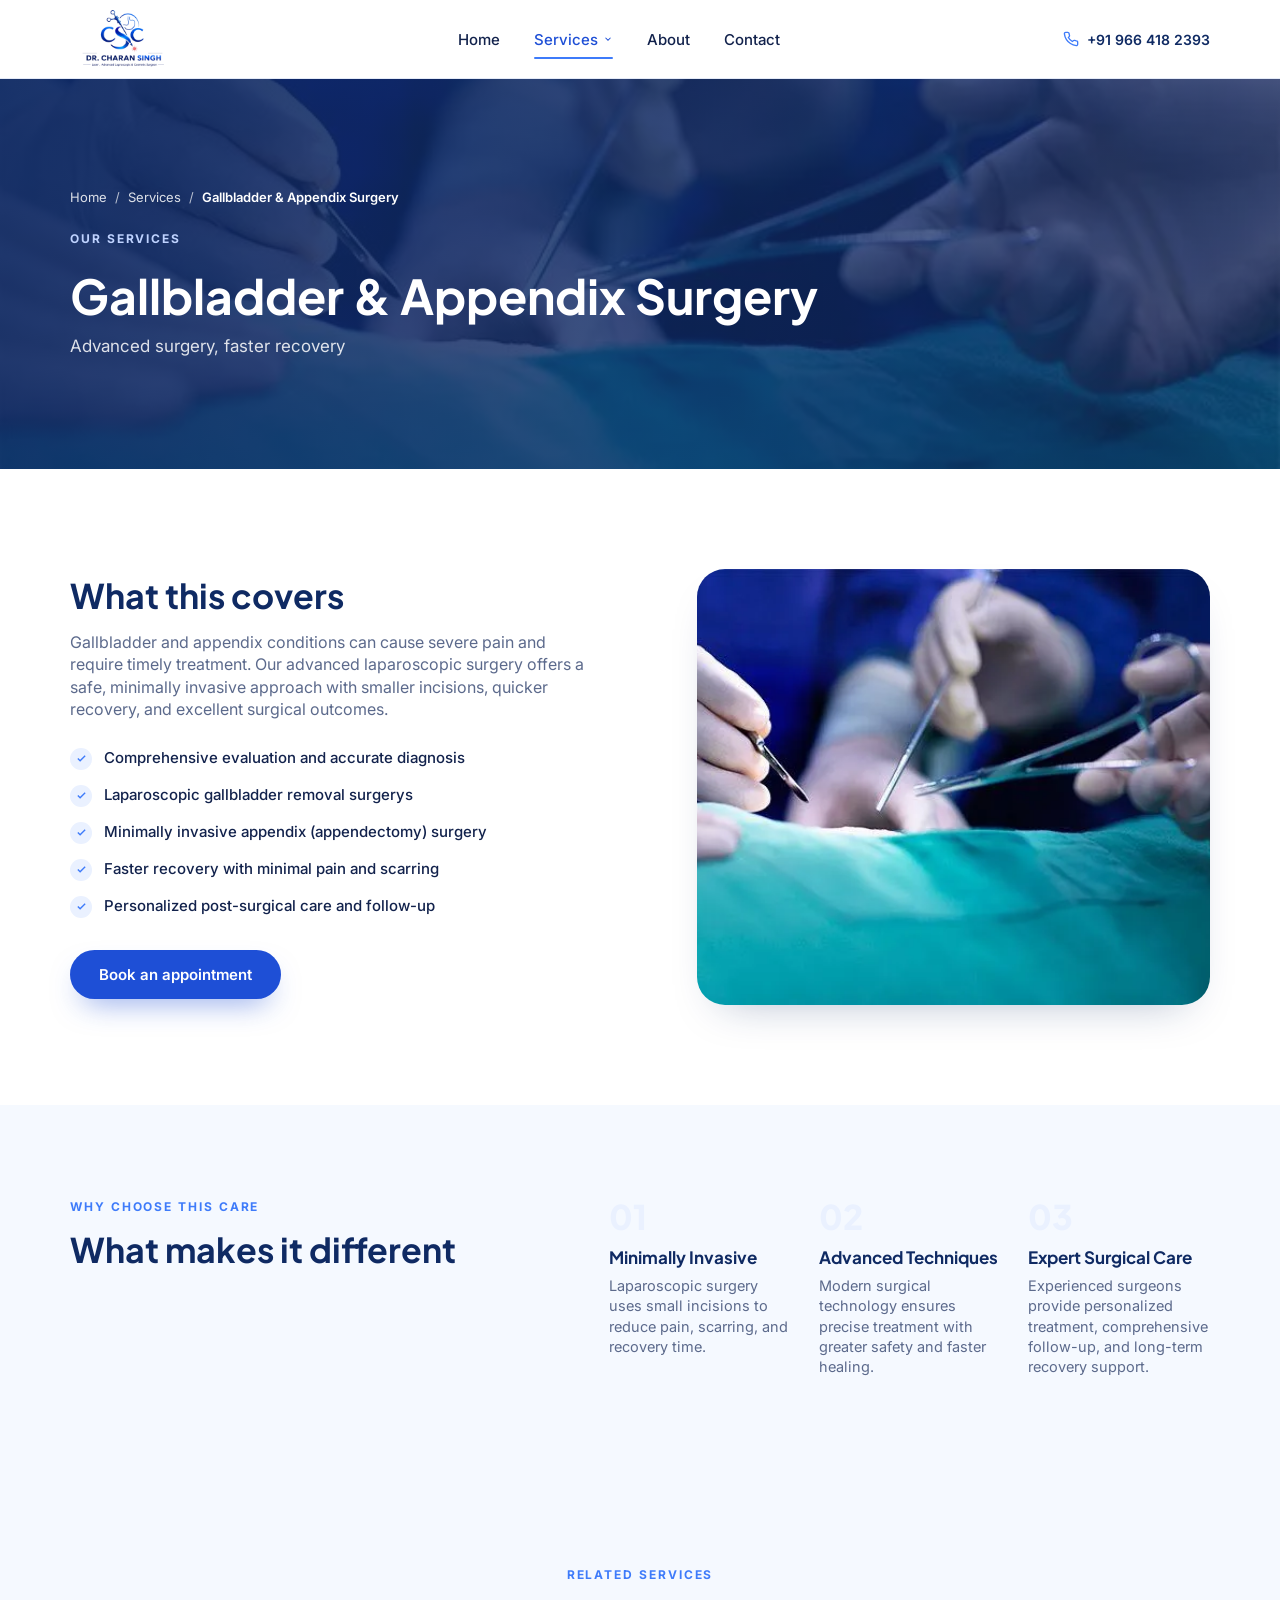
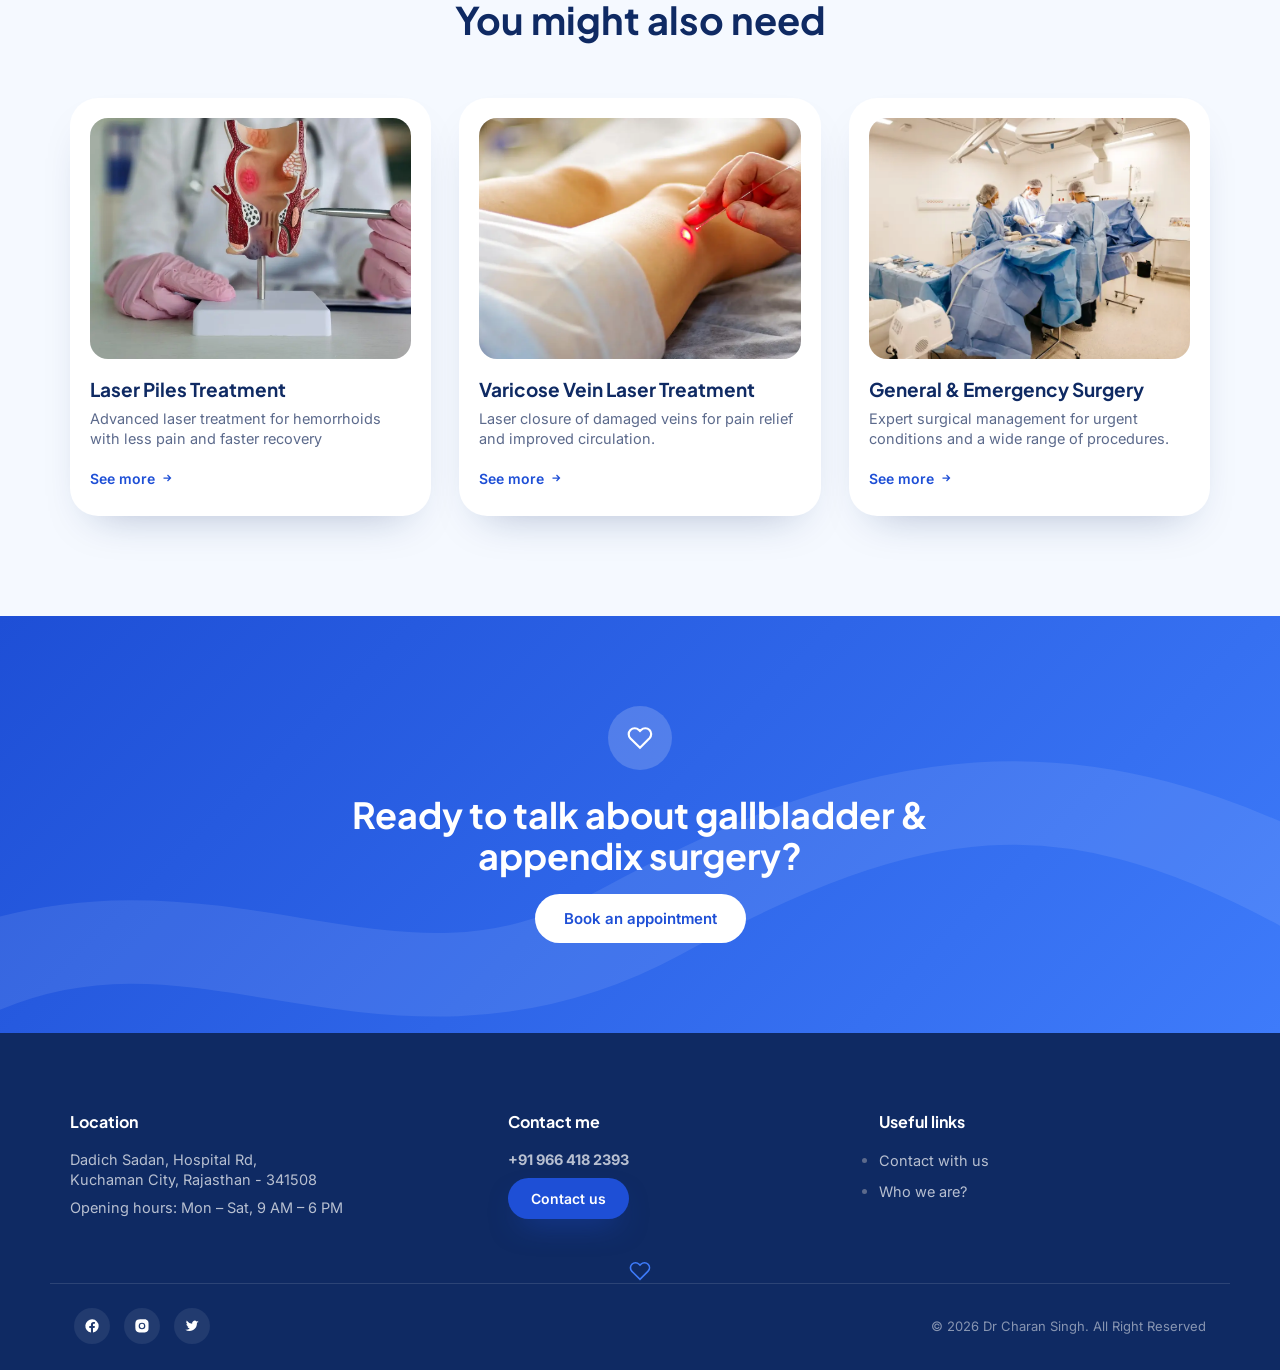
<file: gallbladder-appendix-surgery.html>
<!DOCTYPE html>
<html lang="en">
<head>
<meta charset="UTF-8">
<meta name="viewport" content="width=device-width, initial-scale=1.0">
<title>Gallbladder and Appendix Surgery — Dr Charan Singh</title>
<link rel="preconnect" href="https://fonts.googleapis.com">
<link rel="preconnect" href="https://fonts.gstatic.com" crossorigin>
<link href="https://fonts.googleapis.com/css2?family=Plus+Jakarta+Sans:wght@400;500;600;700;800&family=Inter:wght@400;500;600&display=swap" rel="stylesheet">
<link rel="stylesheet" href="styles.css">
</head>
<body>

<header class="site-header" id="siteHeader">
  <div class="container header-inner">
    <a href="/" class="logo-icon">
        <img src="./images/dr-charan-singn-choudhary-logo.png" alt="dr charan singh logo">
    </a>
    <link rel="icon" type="image/png" href="/images/dr-charan-singh-favicon.png">

    <nav class="main-nav" id="mainNav">
      <a href="index.html">Home</a>

      <div class="nav-item has-dropdown" id="servicesNavItem">
        <a href="index.html#services" class="nav-dropdown-toggle active" id="servicesToggle" aria-expanded="false">
          Services
          <svg class="chevron" width="10" height="10" viewBox="0 0 24 24" fill="none" stroke="currentColor" stroke-width="2.5">
            <path d="M6 9l6 6 6-6" />
          </svg>
        </a>
        <div class="nav-dropdown">
          <a href="laser-piles-treatment.html">Laser Piles Treatment</a>
          <a href="laser-fistula-fissure-surgery.html">Laser Fistula &amp; Fissure Surgery</a>
          <a href="varicose-vein-laser-treatment.html">Varicose Vein Laser Treatment</a>
          <a href="laparoscopic-hernia-repair.html">Laparoscopic Hernia Repair</a>
          <a href="gallbladder-appendix-surgery.html">Gallbladder &amp; Appendix Surgery</a>
          <a href="general-and-emergency-surgery.html">General &amp; Emergency Surgery</a>
        </div>
      </div>

      <a href="index.html#about">About</a>
      <a href="contact.html">Contact</a>
    </nav>

    <div class="header-actions">
      <div class="header-phone">
        <svg width="16" height="16" viewBox="0 0 24 24" fill="none" stroke="currentColor" stroke-width="2"><path d="M22 16.9v3a2 2 0 0 1-2.2 2 19.8 19.8 0 0 1-8.6-3.1 19.5 19.5 0 0 1-6-6A19.8 19.8 0 0 1 2.1 4.2 2 2 0 0 1 4.1 2h3a2 2 0 0 1 2 1.7c.1.9.3 1.8.6 2.7a2 2 0 0 1-.5 2.1L8 9.8a16 16 0 0 0 6 6l1.3-1.2a2 2 0 0 1 2.1-.5c.9.3 1.8.5 2.7.6a2 2 0 0 1 1.9 2.2z"/></svg>
        <span>+91 966 418 2393</span>
      </div>
      <button class="hamburger" id="hamburger" aria-label="Menu" aria-expanded="false">
        <span></span><span></span><span></span>
      </button>
    </div>
  </div>
</header>


<section class="page-hero">
  <div class="page-hero-bg" style="background-image:url('./images/laparoscopic-appendix-removal-surgery-doctor-charan-singh.webp')"></div>
  <div class="page-hero-overlay"></div>
  <div class="container page-hero-inner">
    <nav class="breadcrumb" aria-label="Breadcrumb">
      <a href="index.html">Home</a>
      <span>/</span>
      <a href="index.html#services">Services</a>
      <span>/</span>
      <span>Gallbladder & Appendix Surgery</span>
    </nav>
    <span class="eyebrow">OUR SERVICES</span>
    <h1>Gallbladder & Appendix Surgery</h1>
    <p class="page-hero-tagline">Advanced surgery, faster recovery</p>
  </div>
</section>

<section class="service-detail">
  <div class="container service-detail-grid">
    <div class="service-detail-copy" data-reveal>
      <h2>What this covers</h2>
      <p>Gallbladder and appendix conditions can cause severe pain and require timely treatment. Our advanced laparoscopic surgery offers a safe, minimally invasive approach with smaller incisions, quicker recovery, and excellent surgical outcomes.</p>
      <ul class="feature-list">
        <li><span class="check"></span>Comprehensive evaluation and accurate diagnosis</li>
        <li><span class="check"></span>Laparoscopic gallbladder removal surgerys</li>
        <li><span class="check"></span>Minimally invasive appendix (appendectomy) surgery</li>
        <li><span class="check"></span>Faster recovery with minimal pain and scarring</li>
        <li><span class="check"></span>Personalized post-surgical care and follow-up</li>
      </ul>
      <a href="contact.html" class="btn btn-primary">Book an appointment</a>
    </div>
    <div class="service-detail-photo" data-reveal>
      <img src="./images/laparoscopic-appendix-removal-surgery-doctor-charan-singh.webp" alt="Gallbladder & Appendix Surgery">
    </div>
  </div>
</section>

<section class="why-choose why-choose--light">
  <div class="container why-inner why-inner--light" data-reveal>
    <div>
      <span class="eyebrow">WHY CHOOSE THIS CARE</span>
      <h2>What makes it different</h2>
    </div>
    <div class="why-points">
      <div class="why-point">
        <span class="why-num">01</span>
        <h3>Minimally Invasive</h3>
        <p>Laparoscopic surgery uses small incisions to reduce pain, scarring, and recovery time.</p>
      </div>
<div class="why-point">
        <span class="why-num">02</span>
        <h3>Advanced Techniques</h3>
        <p>Modern surgical technology ensures precise treatment with greater safety and faster healing.</p>
      </div>
<div class="why-point">
        <span class="why-num">03</span>
        <h3>Expert Surgical Care</h3>
        <p>Experienced surgeons provide personalized treatment, comprehensive follow-up, and long-term recovery support.</p>
      </div>
    </div>
  </div>
</section>

<section class="specializations">
  <div class="container">
    <div class="section-head" data-reveal>
      <span class="eyebrow center">RELATED SERVICES</span>
      <h2>You might also need</h2>
    </div>
    <div class="cards-grid cards-grid--3" data-reveal>
      <article class="service-card">
        <div class="service-img"><img src="./images/laser_piles-treatment.webp" alt="Laser Piles Treatment"></div>
        <h3>Laser Piles Treatment</h3>
        <p>Advanced laser treatment for hemorrhoids with less pain and faster recovery</p>
        <a href="laser-piles-treatment.html" class="card-link">See more <svg width="12" height="12" viewBox="0 0 24 24" fill="none" stroke="currentColor" stroke-width="2.5"><path d="M5 12h14M13 6l6 6-6 6"/></svg></a>
      </article>
<article class="service-card">
        <div class="service-img"><img src="./images/varicose_vein_laser_treatment.webp" alt="Varicose Vein Laser Treatment"></div>
        <h3>Varicose Vein Laser Treatment</h3>
        <p>Laser closure of damaged veins for pain relief and improved circulation.</p>
        <a href="varicose-vein-laser-treatment.html" class="card-link">See more <svg width="12" height="12" viewBox="0 0 24 24" fill="none" stroke="currentColor" stroke-width="2.5"><path d="M5 12h14M13 6l6 6-6 6"/></svg></a>
      </article>
<article class="service-card">
        <div class="service-img"><img src="./images/general_surgery_doctor_charan_singh.webp" alt="General Emergency Surgery"></div>
        <h3>General & Emergency Surgery</h3>
        <p>Expert surgical management for urgent conditions and a wide range of procedures.</p>
        <a href="general-and-emergency-surgery.html" class="card-link">See more <svg width="12" height="12" viewBox="0 0 24 24" fill="none" stroke="currentColor" stroke-width="2.5"><path d="M5 12h14M13 6l6 6-6 6"/></svg></a>
      </article>
    </div>
  </div>
</section>

<section class="cta">
  <div class="cta-pattern" aria-hidden="true">
    <svg width="100%" height="100%" viewBox="0 0 600 300" preserveAspectRatio="none"><path d="M-20 260 C 100 180, 180 320, 300 220 S 500 100, 620 200" stroke="rgba(255,255,255,0.15)" stroke-width="60" fill="none"/></svg>
  </div>
  <div class="container cta-inner" data-reveal>
    <span class="cta-icon"><svg width="26" height="26" viewBox="0 0 24 24" fill="none" stroke="#ffffff" stroke-width="2"><path d="M20.8 4.6a5.5 5.5 0 0 0-7.8 0L12 5.6l-1-1a5.5 5.5 0 0 0-7.8 7.8l1 1L12 21l7.8-7.8 1-1a5.5 5.5 0 0 0 0-7.6z"/></svg></span>
    <h2>Ready to talk about gallbladder & appendix surgery?</h2>
    <a href="contact.html" class="btn btn-white">Book an appointment</a>
  </div>
</section>

<footer class="site-footer">
  <div class="container footer-grid">
    <div class="footer-col">
      <h4>Location</h4>
      <p>Dadich Sadan, Hospital Rd,<br>Kuchaman City, Rajasthan - 341508</p>
      <p class="footer-hours">Opening hours: Mon &ndash; Sat, 9 AM &ndash; 6 PM</p>
    </div>
    <div class="footer-col">
      <h4>Contact me</h4>
      <p class="footer-phone">+91 966 418 2393</p>
      <a href="contact.html" class="btn btn-primary btn-sm">Contact us</a>
    </div>
    <div class="footer-col">
      <h4>Useful links</h4>
      <ul class="footer-links">
        <li><a href="contact.html">Contact with us</a></li>
        <li><a href="index.html#about">Who we are?</a></li>
      </ul>
    </div>
  </div>

  <div class="footer-social">
    <svg width="22" height="22" viewBox="0 0 24 24" fill="none" stroke="#3E7BFA" stroke-width="1.8"><path d="M20.8 4.6a5.5 5.5 0 0 0-7.8 0L12 5.6l-1-1a5.5 5.5 0 0 0-7.8 7.8l1 1L12 21l7.8-7.8 1-1a5.5 5.5 0 0 0 0-7.6z"/></svg>
  </div>

  <div class="container footer-bottom">
    <div class="footer-social-links">
      <a href="#" aria-label="Facebook"><svg width="16" height="16" viewBox="0 0 24 24" fill="currentColor"><path d="M22 12a10 10 0 1 0-11.6 9.9v-7H7.9V12h2.5V9.8c0-2.5 1.5-3.9 3.8-3.9 1.1 0 2.2.2 2.2.2v2.4h-1.3c-1.2 0-1.6.8-1.6 1.6V12h2.8l-.4 2.9h-2.4v7A10 10 0 0 0 22 12z"/></svg></a>
      <a href="#" aria-label="Instagram"><svg width="16" height="16" viewBox="0 0 24 24" fill="currentColor"><path d="M12 2c2.7 0 3.1 0 4.1.06 1.1.05 1.8.2 2.4.45.7.27 1.2.62 1.7 1.13.5.5.86 1 1.13 1.7.24.6.4 1.3.45 2.4.05 1 .06 1.4.06 4.1s0 3.1-.06 4.1c-.05 1.1-.2 1.8-.45 2.4a4.6 4.6 0 0 1-1.13 1.7c-.5.5-1 .86-1.7 1.13-.6.24-1.3.4-2.4.45-1 .05-1.4.06-4.1.06s-3.1 0-4.1-.06c-1.1-.05-1.8-.2-2.4-.45a4.6 4.6 0 0 1-1.7-1.13 4.6 4.6 0 0 1-1.13-1.7c-.24-.6-.4-1.3-.45-2.4C2 15.1 2 14.7 2 12s0-3.1.06-4.1c.05-1.1.2-1.8.45-2.4.27-.7.62-1.2 1.13-1.7.5-.5 1-.86 1.7-1.13.6-.24 1.3-.4 2.4-.45C8.9 2 9.3 2 12 2zm0 5a5 5 0 1 0 0 10 5 5 0 0 0 0-10zm0 8.2a3.2 3.2 0 1 1 0-6.4 3.2 3.2 0 0 1 0 6.4zm5.2-8.4a1.2 1.2 0 1 1-2.4 0 1.2 1.2 0 0 1 2.4 0z"/></svg></a>
      <a href="#" aria-label="Twitter"><svg width="16" height="16" viewBox="0 0 24 24" fill="currentColor"><path d="M22 5.9c-.7.3-1.5.5-2.3.6.8-.5 1.5-1.3 1.8-2.3-.8.5-1.6.8-2.5 1a4 4 0 0 0-6.8 3.6A11.2 11.2 0 0 1 4 3.9a4 4 0 0 0 1.2 5.3c-.6 0-1.2-.2-1.7-.5v.1a4 4 0 0 0 3.2 3.9 4 4 0 0 1-1.8.1 4 4 0 0 0 3.7 2.8A8 8 0 0 1 2 17.6a11.3 11.3 0 0 0 6.1 1.8c7.3 0 11.3-6 11.3-11.3v-.5c.8-.5 1.5-1.2 2-2z"/></svg></a>
    </div>
    <p class="copyright">© 2026 Dr Charan Singh. All Right Reserved</p>
  </div>
</footer>

<script src="./javascripts/script.js"></script>
<script src="./javascripts/services-dropdown.js"></script>
</body>
</html>
</file>
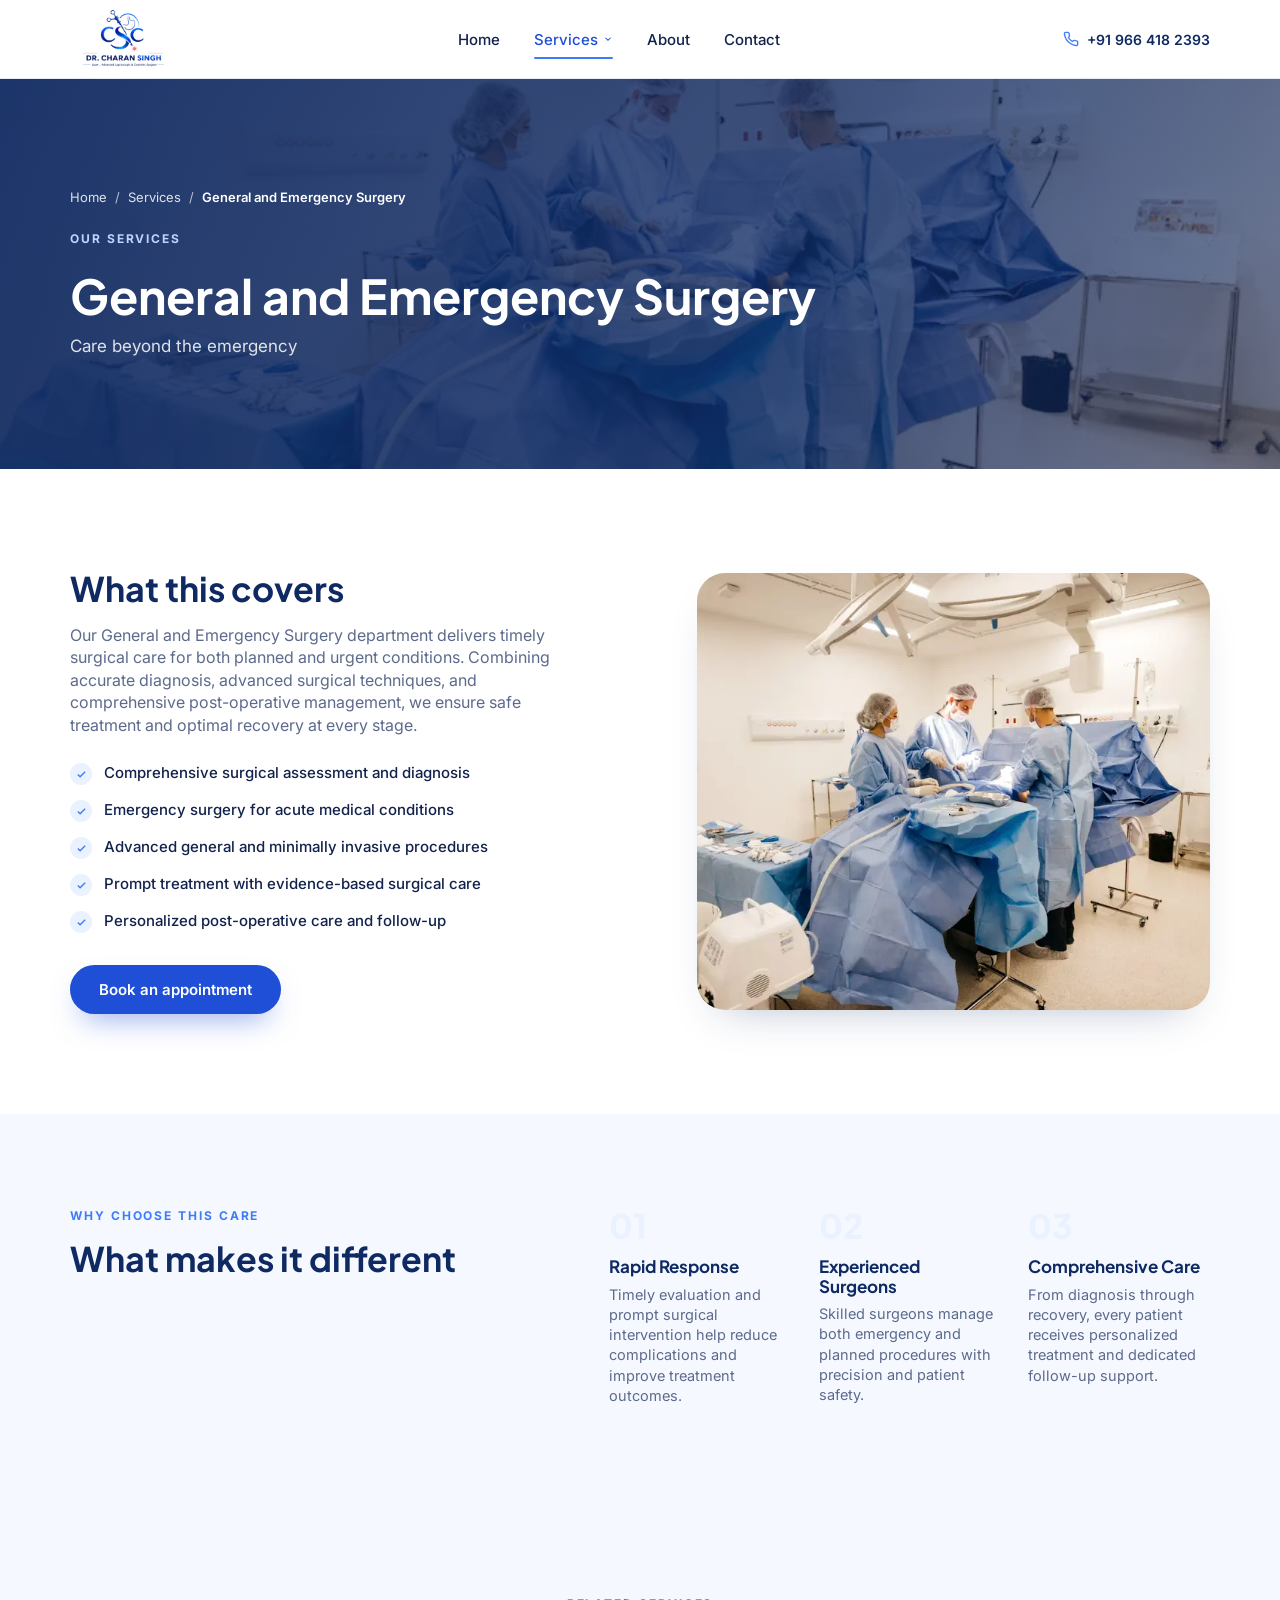
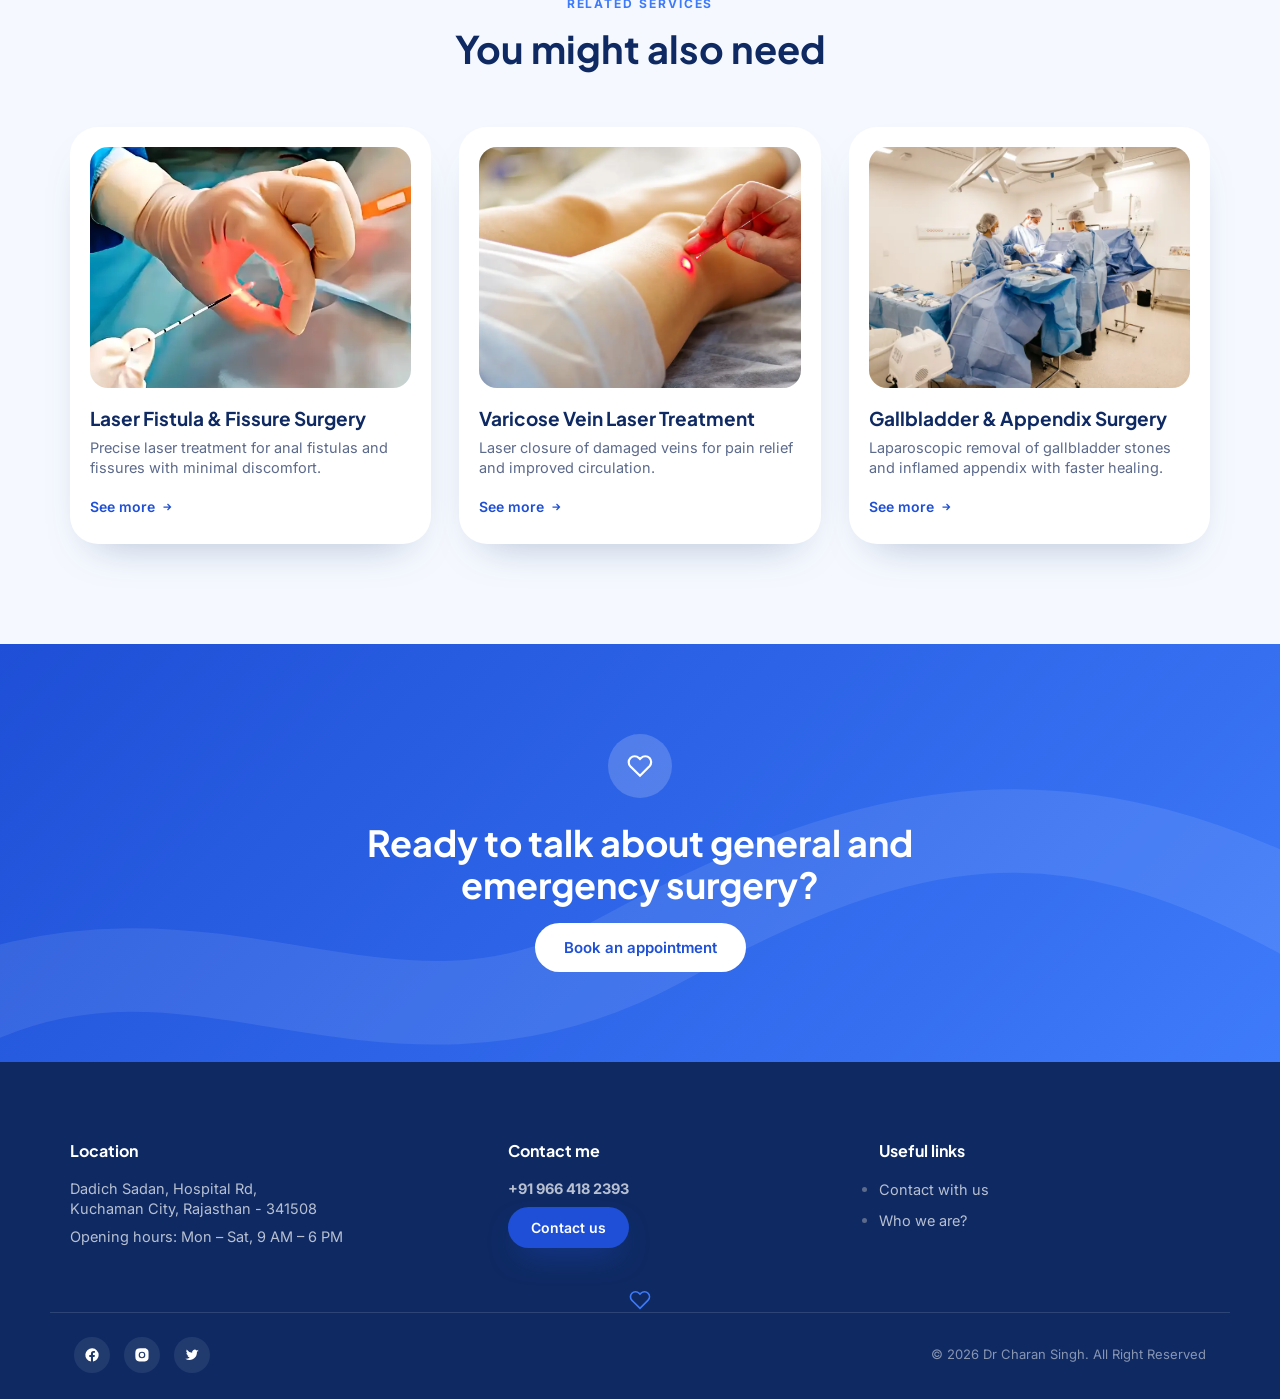
<file: general-and-emergency-surgery.html>
<!DOCTYPE html>
<html lang="en">
<head>
<meta charset="UTF-8">
<meta name="viewport" content="width=device-width, initial-scale=1.0">
<title>General and Emergency Surgery — Dr Charan Singh</title>
<link rel="preconnect" href="https://fonts.googleapis.com">
<link rel="preconnect" href="https://fonts.gstatic.com" crossorigin>
<link href="https://fonts.googleapis.com/css2?family=Plus+Jakarta+Sans:wght@400;500;600;700;800&family=Inter:wght@400;500;600&display=swap" rel="stylesheet">
<link rel="stylesheet" href="styles.css">
</head>
<body>

<header class="site-header" id="siteHeader">
  <div class="container header-inner">
    <a href="/" class="logo-icon">
        <img src="./images/dr-charan-singn-choudhary-logo.png" alt="dr charan singh logo">
    </a>
    <link rel="icon" type="image/png" href="/images/dr-charan-singh-favicon.png">
    
    <nav class="main-nav" id="mainNav">
      <a href="index.html">Home</a>

      <div class="nav-item has-dropdown" id="servicesNavItem">
        <a href="index.html#services" class="nav-dropdown-toggle active" id="servicesToggle" aria-expanded="false">
          Services
          <svg class="chevron" width="10" height="10" viewBox="0 0 24 24" fill="none" stroke="currentColor" stroke-width="2.5">
            <path d="M6 9l6 6 6-6" />
          </svg>
        </a>
        <div class="nav-dropdown">
          <a href="laser-piles-treatment.html">Laser Piles Treatment</a>
          <a href="laser-fistula-fissure-surgery.html">Laser Fistula &amp; Fissure Surgery</a>
          <a href="varicose-vein-laser-treatment.html">Varicose Vein Laser Treatment</a>
          <a href="laparoscopic-hernia-repair.html">Laparoscopic Hernia Repair</a>
          <a href="gallbladder-appendix-surgery.html">Gallbladder &amp; Appendix Surgery</a>
          <a href="general-and-emergency-surgery.html">General &amp; Emergency Surgery</a>
        </div>
      </div>

      <a href="index.html#about">About</a>
      <a href="contact.html">Contact</a>
    </nav>

    <div class="header-actions">
      <div class="header-phone">
        <svg width="16" height="16" viewBox="0 0 24 24" fill="none" stroke="currentColor" stroke-width="2"><path d="M22 16.9v3a2 2 0 0 1-2.2 2 19.8 19.8 0 0 1-8.6-3.1 19.5 19.5 0 0 1-6-6A19.8 19.8 0 0 1 2.1 4.2 2 2 0 0 1 4.1 2h3a2 2 0 0 1 2 1.7c.1.9.3 1.8.6 2.7a2 2 0 0 1-.5 2.1L8 9.8a16 16 0 0 0 6 6l1.3-1.2a2 2 0 0 1 2.1-.5c.9.3 1.8.5 2.7.6a2 2 0 0 1 1.9 2.2z"/></svg>
        <span>+91 966 418 2393</span>
      </div>
      <button class="hamburger" id="hamburger" aria-label="Menu" aria-expanded="false">
        <span></span><span></span><span></span>
      </button>
    </div>
  </div>
</header>


<section class="page-hero">
  <div class="page-hero-bg" style="background-image:url('./images/general_surgery_doctor_charan_singh.webp')"></div>
  <div class="page-hero-overlay"></div>
  <div class="container page-hero-inner">
    <nav class="breadcrumb" aria-label="Breadcrumb">
      <a href="index.html">Home</a>
      <span>/</span>
      <a href="index.html#services">Services</a>
      <span>/</span>
      <span>General and Emergency Surgery</span>
    </nav>
    <span class="eyebrow">OUR SERVICES</span>
    <h1>General and Emergency Surgery</h1>
    <p class="page-hero-tagline">Care beyond the emergency</p>
  </div>
</section>

<section class="service-detail">
  <div class="container service-detail-grid">
    <div class="service-detail-copy" data-reveal>
      <h2>What this covers</h2>
      <p>Our General and Emergency Surgery department delivers timely surgical care for both planned and urgent conditions. Combining accurate diagnosis, advanced surgical techniques, and comprehensive post-operative management, we ensure safe treatment and optimal recovery at every stage.</p>
      <ul class="feature-list">
        <li><span class="check"></span>Comprehensive surgical assessment and diagnosis</li>
        <li><span class="check"></span>Emergency surgery for acute medical conditions</li>
        <li><span class="check"></span>Advanced general and minimally invasive procedures</li>
        <li><span class="check"></span>Prompt treatment with evidence-based surgical care</li>
        <li><span class="check"></span>Personalized post-operative care and follow-up</li>
      </ul>
      <a href="contact.html" class="btn btn-primary">Book an appointment</a>
    </div>
    <div class="service-detail-photo" data-reveal>
      <img src="./images/general_surgery_doctor_charan_singh.webp" alt="Pregnancy">
    </div>
  </div>
</section>

<section class="why-choose why-choose--light">
  <div class="container why-inner why-inner--light" data-reveal>
    <div>
      <span class="eyebrow">WHY CHOOSE THIS CARE</span>
      <h2>What makes it different</h2>
    </div>
    <div class="why-points">
      <div class="why-point">
        <span class="why-num">01</span>
        <h3>Rapid Response</h3>
        <p>Timely evaluation and prompt surgical intervention help reduce complications and improve treatment outcomes.</p>
      </div>
<div class="why-point">
        <span class="why-num">02</span>
        <h3>Experienced Surgeons</h3>
        <p>Skilled surgeons manage both emergency and planned procedures with precision and patient safety.</p>
      </div>
<div class="why-point">
        <span class="why-num">03</span>
        <h3>Comprehensive Care</h3>
        <p>From diagnosis through recovery, every patient receives personalized treatment and dedicated follow-up support.</p>
      </div>
    </div>
  </div>
</section>

<section class="specializations">
  <div class="container">
    <div class="section-head" data-reveal>
      <span class="eyebrow center">RELATED SERVICES</span>
      <h2>You might also need</h2>
    </div>
    <div class="cards-grid cards-grid--3" data-reveal>
      <article class="service-card">
        <div class="service-img"><img src="./images/laser_fistula_surgery.webp" alt="Laser Fistula & Fissure Surgery"></div>
        <h3>Laser Fistula & Fissure Surgery</h3>
        <p>Precise laser treatment for anal fistulas and fissures with minimal discomfort.</p>
        <a href="laser-fistula-fissure-surgery.html" class="card-link">See more <svg width="12" height="12" viewBox="0 0 24 24" fill="none" stroke="currentColor" stroke-width="2.5"><path d="M5 12h14M13 6l6 6-6 6"/></svg></a>
      </article>
<article class="service-card">
        <div class="service-img"><img src="./images/varicose_vein_laser_treatment.webp" alt="Varicose Vein Laser Treatment"></div>
        <h3>Varicose Vein Laser Treatment</h3>
        <p>Laser closure of damaged veins for pain relief and improved circulation.</p>
        <a href="pediatrics.html" class="card-link">See more <svg width="12" height="12" viewBox="0 0 24 24" fill="none" stroke="currentColor" stroke-width="2.5"><path d="M5 12h14M13 6l6 6-6 6"/></svg></a>
      </article>
<article class="service-card">
        <div class="service-img"><img src="./images/general_surgery_doctor_charan_singh.webp" alt="General Emergency Surgery"></div>
        <h3>Gallbladder & Appendix Surgery</h3>
        <p>Laparoscopic removal of gallbladder stones and inflamed appendix with faster healing.</p>
        <a href="gallbladder-appendix-surgery.html" class="card-link">See more <svg width="12" height="12" viewBox="0 0 24 24" fill="none" stroke="currentColor" stroke-width="2.5"><path d="M5 12h14M13 6l6 6-6 6"/></svg></a>
      </article>
    </div>
  </div>
</section>

<section class="cta">
  <div class="cta-pattern" aria-hidden="true">
    <svg width="100%" height="100%" viewBox="0 0 600 300" preserveAspectRatio="none"><path d="M-20 260 C 100 180, 180 320, 300 220 S 500 100, 620 200" stroke="rgba(255,255,255,0.15)" stroke-width="60" fill="none"/></svg>
  </div>
  <div class="container cta-inner" data-reveal>
    <span class="cta-icon"><svg width="26" height="26" viewBox="0 0 24 24" fill="none" stroke="#ffffff" stroke-width="2"><path d="M20.8 4.6a5.5 5.5 0 0 0-7.8 0L12 5.6l-1-1a5.5 5.5 0 0 0-7.8 7.8l1 1L12 21l7.8-7.8 1-1a5.5 5.5 0 0 0 0-7.6z"/></svg></span>
    <h2>Ready to talk about general and emergency surgery?</h2>
    <a href="contact.html" class="btn btn-white">Book an appointment</a>
  </div>
</section>

<footer class="site-footer">
  <div class="container footer-grid">
    <div class="footer-col">
      <h4>Location</h4>
      <p>Dadich Sadan, Hospital Rd,<br>Kuchaman City, Rajasthan - 341508</p>
      <p class="footer-hours">Opening hours: Mon &ndash; Sat, 9 AM &ndash; 6 PM</p>
    </div>
    <div class="footer-col">
      <h4>Contact me</h4>
      <p class="footer-phone">+91 966 418 2393</p>
      <a href="contact.html" class="btn btn-primary btn-sm">Contact us</a>
    </div>
    <div class="footer-col">
      <h4>Useful links</h4>
      <ul class="footer-links">
        <li><a href="contact.html">Contact with us</a></li>
        <li><a href="index.html#about">Who we are?</a></li>
      </ul>
    </div>
  </div>

  <div class="footer-social">
    <svg width="22" height="22" viewBox="0 0 24 24" fill="none" stroke="#3E7BFA" stroke-width="1.8"><path d="M20.8 4.6a5.5 5.5 0 0 0-7.8 0L12 5.6l-1-1a5.5 5.5 0 0 0-7.8 7.8l1 1L12 21l7.8-7.8 1-1a5.5 5.5 0 0 0 0-7.6z"/></svg>
  </div>

  <div class="container footer-bottom">
    <div class="footer-social-links">
      <a href="#" aria-label="Facebook"><svg width="16" height="16" viewBox="0 0 24 24" fill="currentColor"><path d="M22 12a10 10 0 1 0-11.6 9.9v-7H7.9V12h2.5V9.8c0-2.5 1.5-3.9 3.8-3.9 1.1 0 2.2.2 2.2.2v2.4h-1.3c-1.2 0-1.6.8-1.6 1.6V12h2.8l-.4 2.9h-2.4v7A10 10 0 0 0 22 12z"/></svg></a>
      <a href="#" aria-label="Instagram"><svg width="16" height="16" viewBox="0 0 24 24" fill="currentColor"><path d="M12 2c2.7 0 3.1 0 4.1.06 1.1.05 1.8.2 2.4.45.7.27 1.2.62 1.7 1.13.5.5.86 1 1.13 1.7.24.6.4 1.3.45 2.4.05 1 .06 1.4.06 4.1s0 3.1-.06 4.1c-.05 1.1-.2 1.8-.45 2.4a4.6 4.6 0 0 1-1.13 1.7c-.5.5-1 .86-1.7 1.13-.6.24-1.3.4-2.4.45-1 .05-1.4.06-4.1.06s-3.1 0-4.1-.06c-1.1-.05-1.8-.2-2.4-.45a4.6 4.6 0 0 1-1.7-1.13 4.6 4.6 0 0 1-1.13-1.7c-.24-.6-.4-1.3-.45-2.4C2 15.1 2 14.7 2 12s0-3.1.06-4.1c.05-1.1.2-1.8.45-2.4.27-.7.62-1.2 1.13-1.7.5-.5 1-.86 1.7-1.13.6-.24 1.3-.4 2.4-.45C8.9 2 9.3 2 12 2zm0 5a5 5 0 1 0 0 10 5 5 0 0 0 0-10zm0 8.2a3.2 3.2 0 1 1 0-6.4 3.2 3.2 0 0 1 0 6.4zm5.2-8.4a1.2 1.2 0 1 1-2.4 0 1.2 1.2 0 0 1 2.4 0z"/></svg></a>
      <a href="#" aria-label="Twitter"><svg width="16" height="16" viewBox="0 0 24 24" fill="currentColor"><path d="M22 5.9c-.7.3-1.5.5-2.3.6.8-.5 1.5-1.3 1.8-2.3-.8.5-1.6.8-2.5 1a4 4 0 0 0-6.8 3.6A11.2 11.2 0 0 1 4 3.9a4 4 0 0 0 1.2 5.3c-.6 0-1.2-.2-1.7-.5v.1a4 4 0 0 0 3.2 3.9 4 4 0 0 1-1.8.1 4 4 0 0 0 3.7 2.8A8 8 0 0 1 2 17.6a11.3 11.3 0 0 0 6.1 1.8c7.3 0 11.3-6 11.3-11.3v-.5c.8-.5 1.5-1.2 2-2z"/></svg></a>
    </div>
    <p class="copyright">© 2026 Dr Charan Singh. All Right Reserved</p>
  </div>
</footer>

<script src="./javascripts/script.js"></script>
<script src="./javascripts/services-dropdown.js"></script>
</body>
</html>
</file>
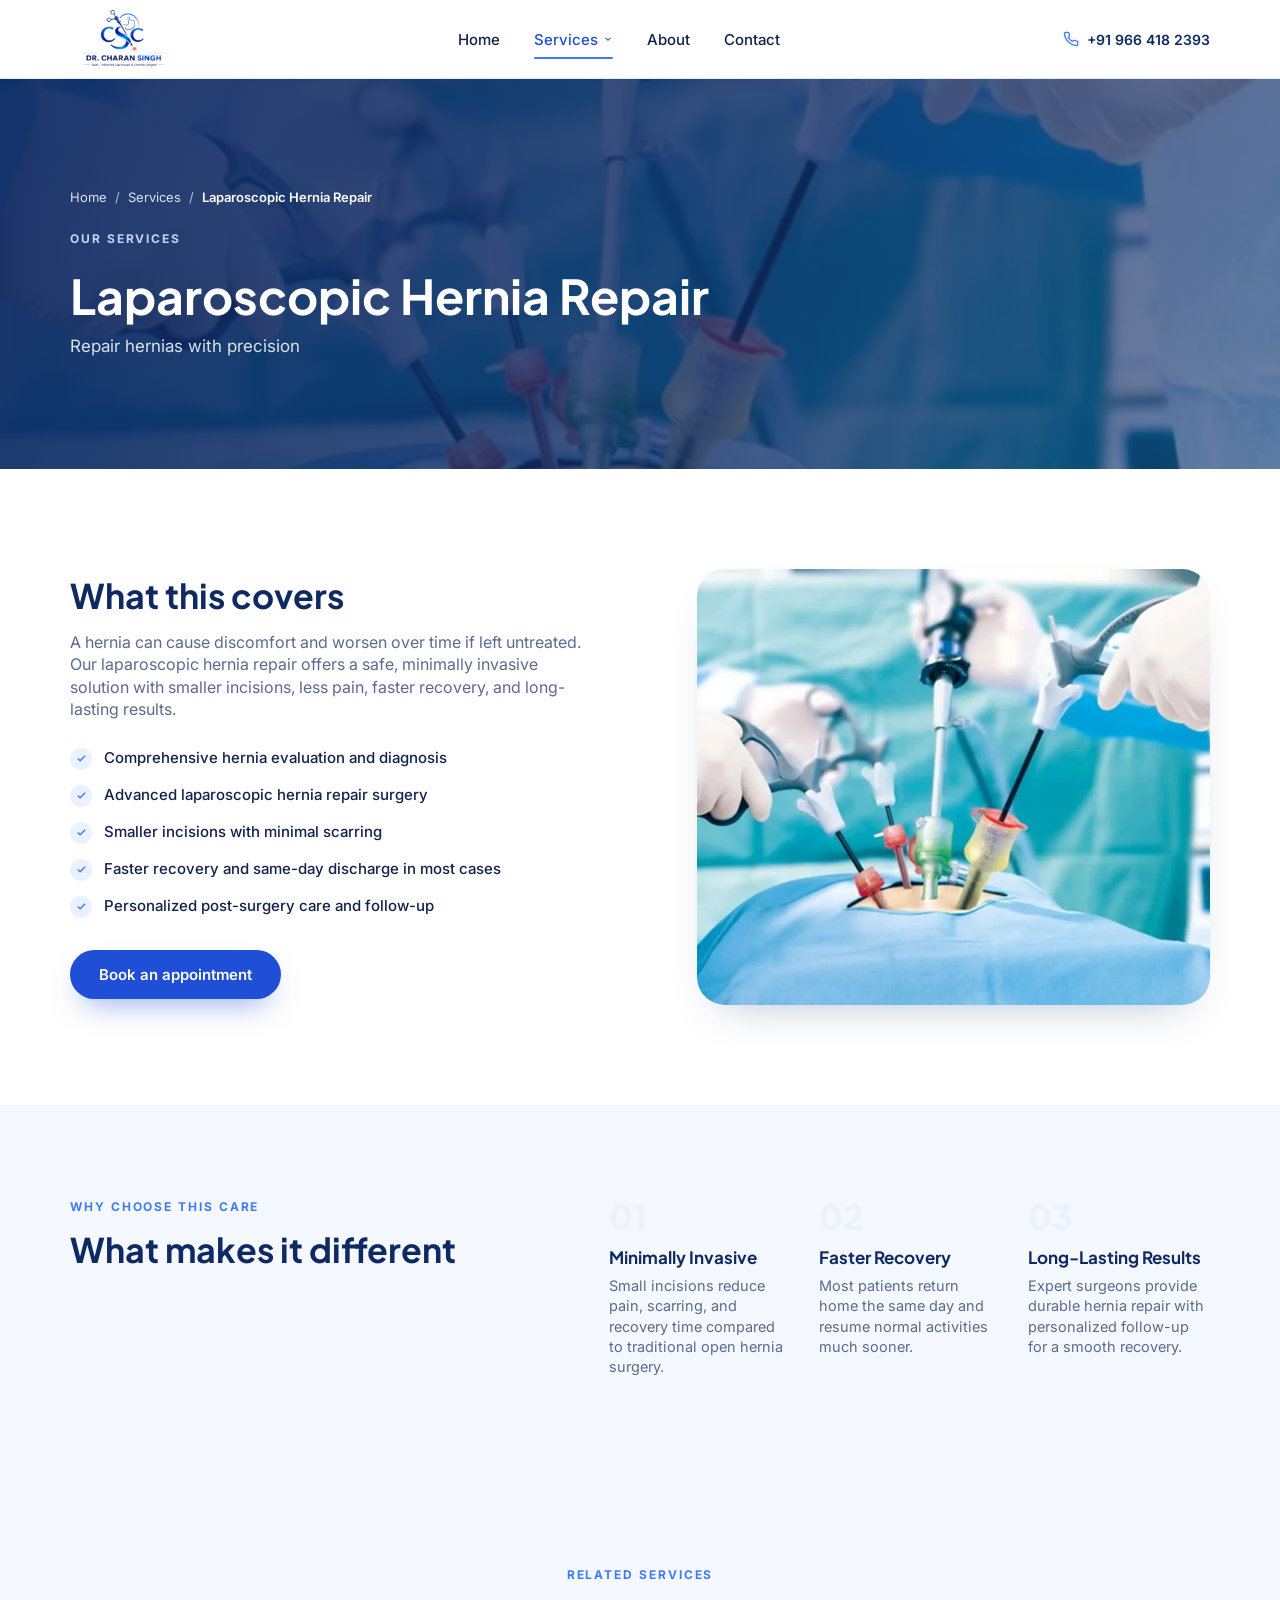
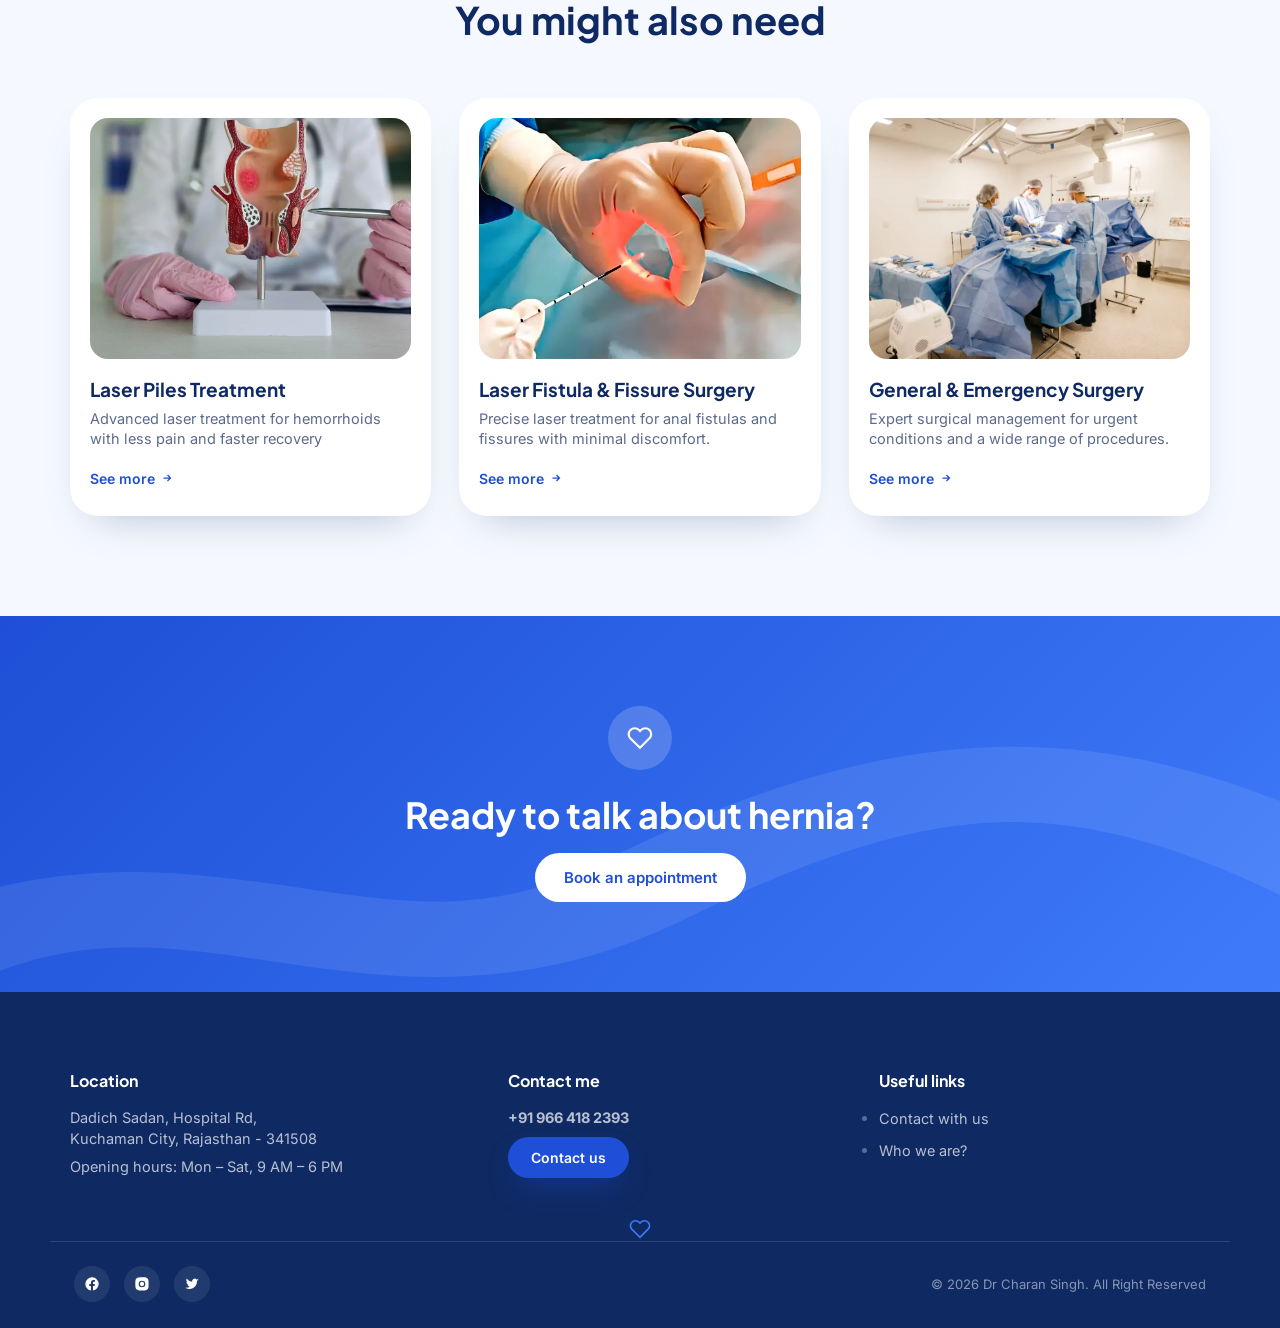
<file: laparoscopic-hernia-repair.html>
<!DOCTYPE html>
<html lang="en">
<head>
<meta charset="UTF-8">
<meta name="viewport" content="width=device-width, initial-scale=1.0">
<title>Laparoscopic Hernia Repair — Dr Charan Singh</title>
<link rel="preconnect" href="https://fonts.googleapis.com">
<link rel="preconnect" href="https://fonts.gstatic.com" crossorigin>
<link href="https://fonts.googleapis.com/css2?family=Plus+Jakarta+Sans:wght@400;500;600;700;800&family=Inter:wght@400;500;600&display=swap" rel="stylesheet">
<link rel="stylesheet" href="styles.css">
</head>
<body>

<header class="site-header" id="siteHeader">
  <div class="container header-inner">
    <a href="/" class="logo-icon">
     <img src="./images/dr-charan-singn-choudhary-logo.png" alt="dr charan singh logo">
    </a>
    <link rel="icon" type="image/png" href="/images/dr-charan-singh-favicon.png">

    <nav class="main-nav" id="mainNav">
      <a href="index.html">Home</a>

      <div class="nav-item has-dropdown" id="servicesNavItem">
        <a href="index.html#services" class="nav-dropdown-toggle active" id="servicesToggle" aria-expanded="false">
          Services
          <svg class="chevron" width="10" height="10" viewBox="0 0 24 24" fill="none" stroke="currentColor" stroke-width="2.5">
            <path d="M6 9l6 6 6-6" />
          </svg>
        </a>
        <div class="nav-dropdown">
          <a href="laser-piles-treatment.html">Laser Piles Treatment</a>
          <a href="laser-fistula-fissure-surgery.html">Laser Fistula &amp; Fissure Surgery</a>
          <a href="varicose-vein-laser-treatment.html">Varicose Vein Laser Treatment</a>
          <a href="laparoscopic-hernia-repair.html">Laparoscopic Hernia Repair</a>
          <a href="gallbladder-appendix-surgery.html">Gallbladder &amp; Appendix Surgery</a>
          <a href="general-and-emergency-surgery.html">General &amp; Emergency Surgery</a>
        </div>
      </div>

      <a href="index.html#about">About</a>
      <a href="contact.html">Contact</a>
    </nav>

    <div class="header-actions">
      <div class="header-phone">
        <svg width="16" height="16" viewBox="0 0 24 24" fill="none" stroke="currentColor" stroke-width="2"><path d="M22 16.9v3a2 2 0 0 1-2.2 2 19.8 19.8 0 0 1-8.6-3.1 19.5 19.5 0 0 1-6-6A19.8 19.8 0 0 1 2.1 4.2 2 2 0 0 1 4.1 2h3a2 2 0 0 1 2 1.7c.1.9.3 1.8.6 2.7a2 2 0 0 1-.5 2.1L8 9.8a16 16 0 0 0 6 6l1.3-1.2a2 2 0 0 1 2.1-.5c.9.3 1.8.5 2.7.6a2 2 0 0 1 1.9 2.2z"/></svg>
        <span>+91 966 418 2393</span>
      </div>
      <button class="hamburger" id="hamburger" aria-label="Menu" aria-expanded="false">
        <span></span><span></span><span></span>
      </button>
    </div>
  </div>
</header>


<section class="page-hero">
  <div class="page-hero-bg" style="background-image:url('./images/laparoscopic_hernia_surgery_doctor_in_jaipur.webp')"></div>
  <div class="page-hero-overlay"></div>
  <div class="container page-hero-inner">
    <nav class="breadcrumb" aria-label="Breadcrumb">
      <a href="index.html">Home</a>
      <span>/</span>
      <a href="index.html#services">Services</a>
      <span>/</span>
      <span>Laparoscopic Hernia Repair</span>
    </nav>
    <span class="eyebrow">OUR SERVICES</span>
    <h1>Laparoscopic Hernia Repair</h1>
    <p class="page-hero-tagline">Repair hernias with precision</p>
  </div>
</section>

<section class="service-detail">
  <div class="container service-detail-grid">
    <div class="service-detail-copy" data-reveal>
      <h2>What this covers</h2>
      <p>A hernia can cause discomfort and worsen over time if left untreated. Our laparoscopic hernia repair offers a safe, minimally invasive solution with smaller incisions, less pain, faster recovery, and long-lasting results.</p>
      <ul class="feature-list">
        <li><span class="check"></span>Comprehensive hernia evaluation and diagnosis</li>
        <li><span class="check"></span>Advanced laparoscopic hernia repair surgery</li>
        <li><span class="check"></span>Smaller incisions with minimal scarring</li>
        <li><span class="check"></span>Faster recovery and same-day discharge in most cases</li>
        <li><span class="check"></span>Personalized post-surgery care and follow-up</li>
      </ul>
      <a href="contact.html" class="btn btn-primary">Book an appointment</a>
    </div>
    <div class="service-detail-photo" data-reveal>
      <img src="./images/laparoscopic_hernia_surgery_doctor_in_jaipur.webp" alt="Laparoscopic Hernia Repair">
    </div>
  </div>
</section>

<section class="why-choose why-choose--light">
  <div class="container why-inner why-inner--light" data-reveal>
    <div>
      <span class="eyebrow">WHY CHOOSE THIS CARE</span>
      <h2>What makes it different</h2>
    </div>
    <div class="why-points">
      <div class="why-point">
        <span class="why-num">01</span>
        <h3>Minimally Invasive</h3>
        <p>Small incisions reduce pain, scarring, and recovery time compared to traditional open hernia surgery.</p>
      </div>
<div class="why-point">
        <span class="why-num">02</span>
        <h3>Faster Recovery</h3>
        <p>Most patients return home the same day and resume normal activities much sooner.</p>
      </div>
<div class="why-point">
        <span class="why-num">03</span>
        <h3>Long-Lasting Results</h3>
        <p>Expert surgeons provide durable hernia repair with personalized follow-up for a smooth recovery.</p>
      </div>
    </div>
  </div>
</section>

<section class="specializations">
  <div class="container">
    <div class="section-head" data-reveal>
      <span class="eyebrow center">RELATED SERVICES</span>
      <h2>You might also need</h2>
    </div>
    <div class="cards-grid cards-grid--3" data-reveal>
      <article class="service-card">
        <div class="service-img"><img src="./images/laser_piles-treatment.webp" alt="Laser Piles Treatment"></div>
        <h3>Laser Piles Treatment</h3>
        <p>Advanced laser treatment for hemorrhoids with less pain and faster recovery</p>
        <a href="laser-piles-treatment.html" class="card-link">See more <svg width="12" height="12" viewBox="0 0 24 24" fill="none" stroke="currentColor" stroke-width="2.5"><path d="M5 12h14M13 6l6 6-6 6"/></svg></a>
      </article>
      <article class="service-card">
        <div class="service-img"><img src="./images/laser_fistula_surgery.webp" alt="Laser Fistula & Fissure Surgery"></div>
        <h3>Laser Fistula & Fissure Surgery</h3>
        <p>Precise laser treatment for anal fistulas and fissures with minimal discomfort.</p>
        <a href="laser-fistula-fissure-surgery.html" class="card-link">See more <svg width="12" height="12" viewBox="0 0 24 24" fill="none" stroke="currentColor" stroke-width="2.5"><path d="M5 12h14M13 6l6 6-6 6"/></svg></a>
      </article>
      <article class="service-card">
        <div class="service-img"><img src="./images/general_surgery_doctor_charan_singh.webp" alt="General Emergency Surgery"></div>
        <h3>General & Emergency Surgery</h3>
        <p>Expert surgical management for urgent conditions and a wide range of procedures.</p>
        <a href="general-and-emergency-surgery.html" class="card-link">See more <svg width="12" height="12" viewBox="0 0 24 24" fill="none" stroke="currentColor" stroke-width="2.5"><path d="M5 12h14M13 6l6 6-6 6"/></svg></a>
      </article>
    </div>
  </div>
</section>

<section class="cta">
  <div class="cta-pattern" aria-hidden="true">
    <svg width="100%" height="100%" viewBox="0 0 600 300" preserveAspectRatio="none"><path d="M-20 260 C 100 180, 180 320, 300 220 S 500 100, 620 200" stroke="rgba(255,255,255,0.15)" stroke-width="60" fill="none"/></svg>
  </div>
  <div class="container cta-inner" data-reveal>
    <span class="cta-icon"><svg width="26" height="26" viewBox="0 0 24 24" fill="none" stroke="#ffffff" stroke-width="2"><path d="M20.8 4.6a5.5 5.5 0 0 0-7.8 0L12 5.6l-1-1a5.5 5.5 0 0 0-7.8 7.8l1 1L12 21l7.8-7.8 1-1a5.5 5.5 0 0 0 0-7.6z"/></svg></span>
    <h2>Ready to talk about hernia?</h2>
    <a href="contact.html" class="btn btn-white">Book an appointment</a>
  </div>
</section>

<footer class="site-footer">
  <div class="container footer-grid">
    <div class="footer-col">
      <h4>Location</h4>
      <p>Dadich Sadan, Hospital Rd,<br>Kuchaman City, Rajasthan - 341508</p>
      <p class="footer-hours">Opening hours: Mon &ndash; Sat, 9 AM &ndash; 6 PM</p>
    </div>
    <div class="footer-col">
      <h4>Contact me</h4>
      <p class="footer-phone">+91 966 418 2393</p>
      <a href="contact.html" class="btn btn-primary btn-sm">Contact us</a>
    </div>
    <div class="footer-col">
      <h4>Useful links</h4>
      <ul class="footer-links">
        <li><a href="contact.html">Contact with us</a></li>
        <li><a href="index.html#about">Who we are?</a></li>
      </ul>
    </div>
  </div>

  <div class="footer-social">
    <svg width="22" height="22" viewBox="0 0 24 24" fill="none" stroke="#3E7BFA" stroke-width="1.8"><path d="M20.8 4.6a5.5 5.5 0 0 0-7.8 0L12 5.6l-1-1a5.5 5.5 0 0 0-7.8 7.8l1 1L12 21l7.8-7.8 1-1a5.5 5.5 0 0 0 0-7.6z"/></svg>
  </div>

  <div class="container footer-bottom">
    <div class="footer-social-links">
      <a href="#" aria-label="Facebook"><svg width="16" height="16" viewBox="0 0 24 24" fill="currentColor"><path d="M22 12a10 10 0 1 0-11.6 9.9v-7H7.9V12h2.5V9.8c0-2.5 1.5-3.9 3.8-3.9 1.1 0 2.2.2 2.2.2v2.4h-1.3c-1.2 0-1.6.8-1.6 1.6V12h2.8l-.4 2.9h-2.4v7A10 10 0 0 0 22 12z"/></svg></a>
      <a href="#" aria-label="Instagram"><svg width="16" height="16" viewBox="0 0 24 24" fill="currentColor"><path d="M12 2c2.7 0 3.1 0 4.1.06 1.1.05 1.8.2 2.4.45.7.27 1.2.62 1.7 1.13.5.5.86 1 1.13 1.7.24.6.4 1.3.45 2.4.05 1 .06 1.4.06 4.1s0 3.1-.06 4.1c-.05 1.1-.2 1.8-.45 2.4a4.6 4.6 0 0 1-1.13 1.7c-.5.5-1 .86-1.7 1.13-.6.24-1.3.4-2.4.45-1 .05-1.4.06-4.1.06s-3.1 0-4.1-.06c-1.1-.05-1.8-.2-2.4-.45a4.6 4.6 0 0 1-1.7-1.13 4.6 4.6 0 0 1-1.13-1.7c-.24-.6-.4-1.3-.45-2.4C2 15.1 2 14.7 2 12s0-3.1.06-4.1c.05-1.1.2-1.8.45-2.4.27-.7.62-1.2 1.13-1.7.5-.5 1-.86 1.7-1.13.6-.24 1.3-.4 2.4-.45C8.9 2 9.3 2 12 2zm0 5a5 5 0 1 0 0 10 5 5 0 0 0 0-10zm0 8.2a3.2 3.2 0 1 1 0-6.4 3.2 3.2 0 0 1 0 6.4zm5.2-8.4a1.2 1.2 0 1 1-2.4 0 1.2 1.2 0 0 1 2.4 0z"/></svg></a>
      <a href="#" aria-label="Twitter"><svg width="16" height="16" viewBox="0 0 24 24" fill="currentColor"><path d="M22 5.9c-.7.3-1.5.5-2.3.6.8-.5 1.5-1.3 1.8-2.3-.8.5-1.6.8-2.5 1a4 4 0 0 0-6.8 3.6A11.2 11.2 0 0 1 4 3.9a4 4 0 0 0 1.2 5.3c-.6 0-1.2-.2-1.7-.5v.1a4 4 0 0 0 3.2 3.9 4 4 0 0 1-1.8.1 4 4 0 0 0 3.7 2.8A8 8 0 0 1 2 17.6a11.3 11.3 0 0 0 6.1 1.8c7.3 0 11.3-6 11.3-11.3v-.5c.8-.5 1.5-1.2 2-2z"/></svg></a>
    </div>
    <p class="copyright">© 2026 Dr Charan Singh. All Right Reserved</p>
  </div>
</footer>

<script src="./javascripts/script.js"></script>
<script src="./javascripts/services-dropdown.js"></script>
</body>
</html>
</file>
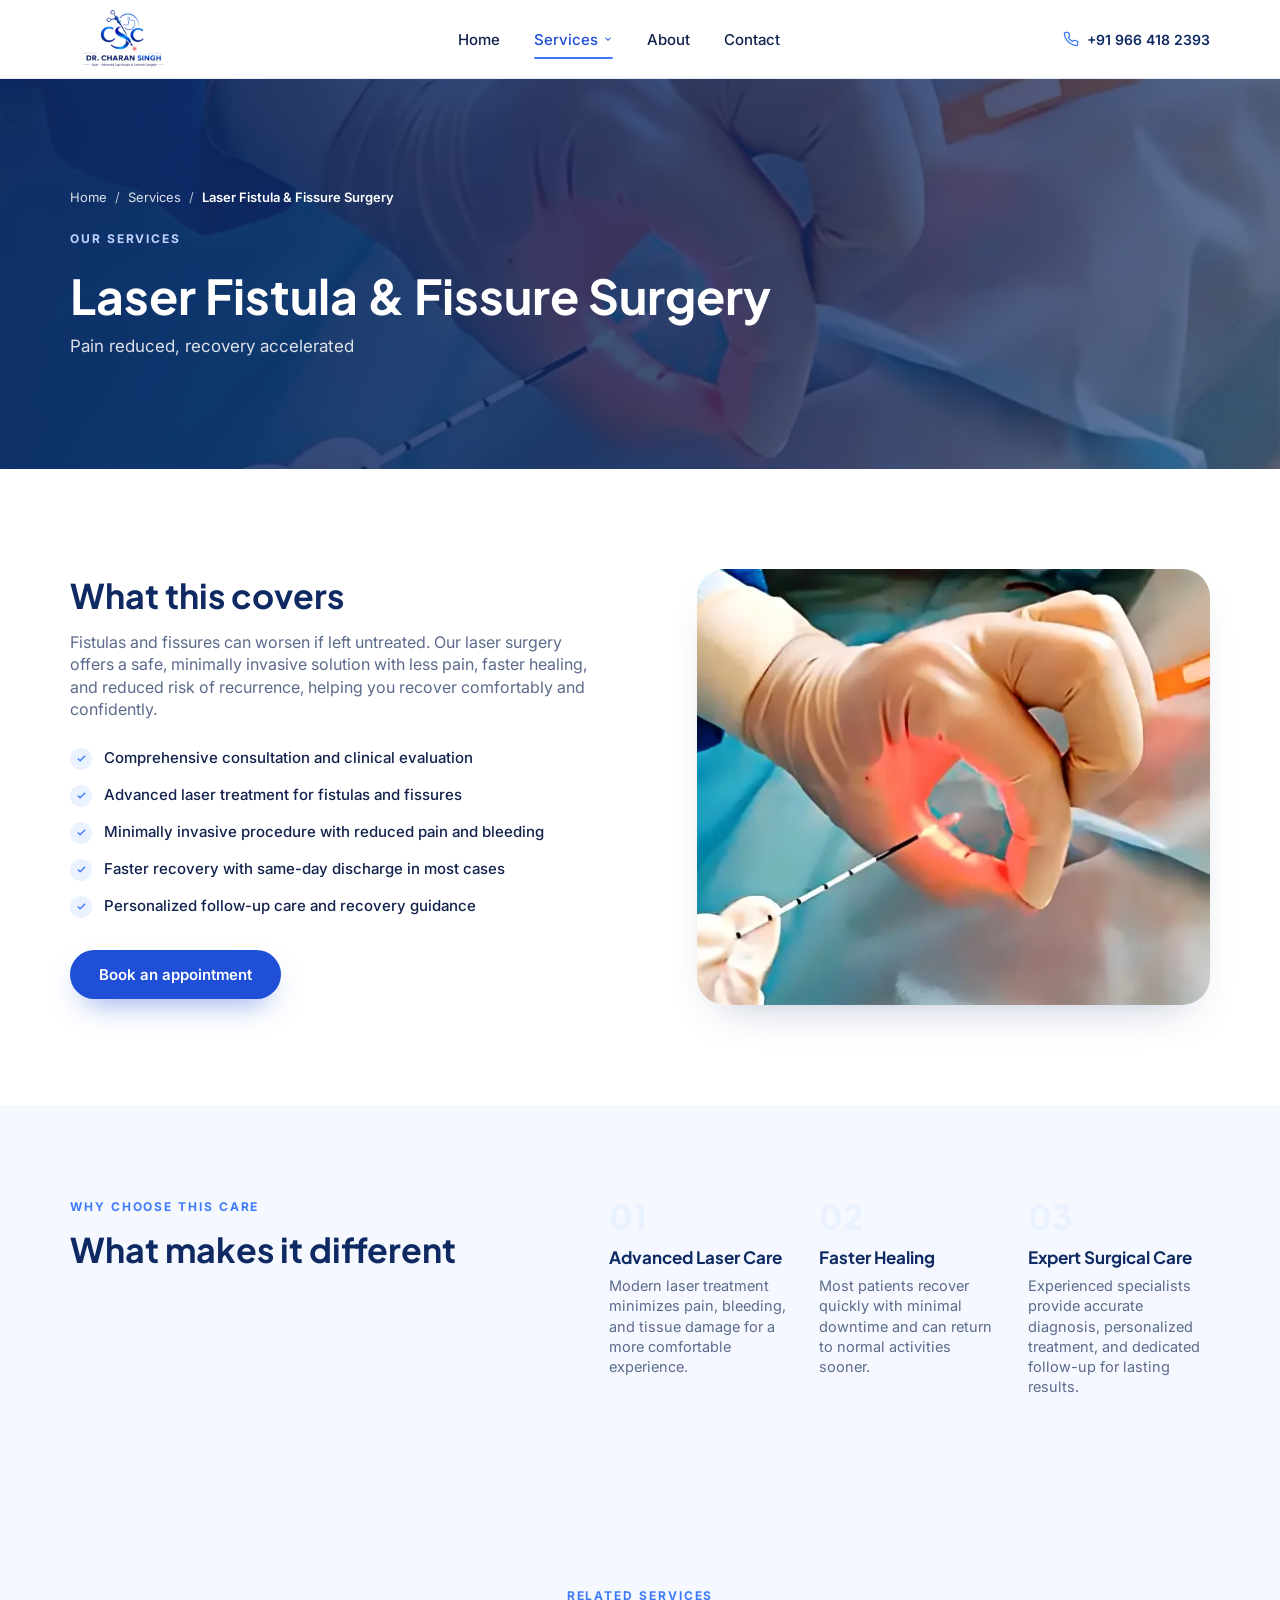
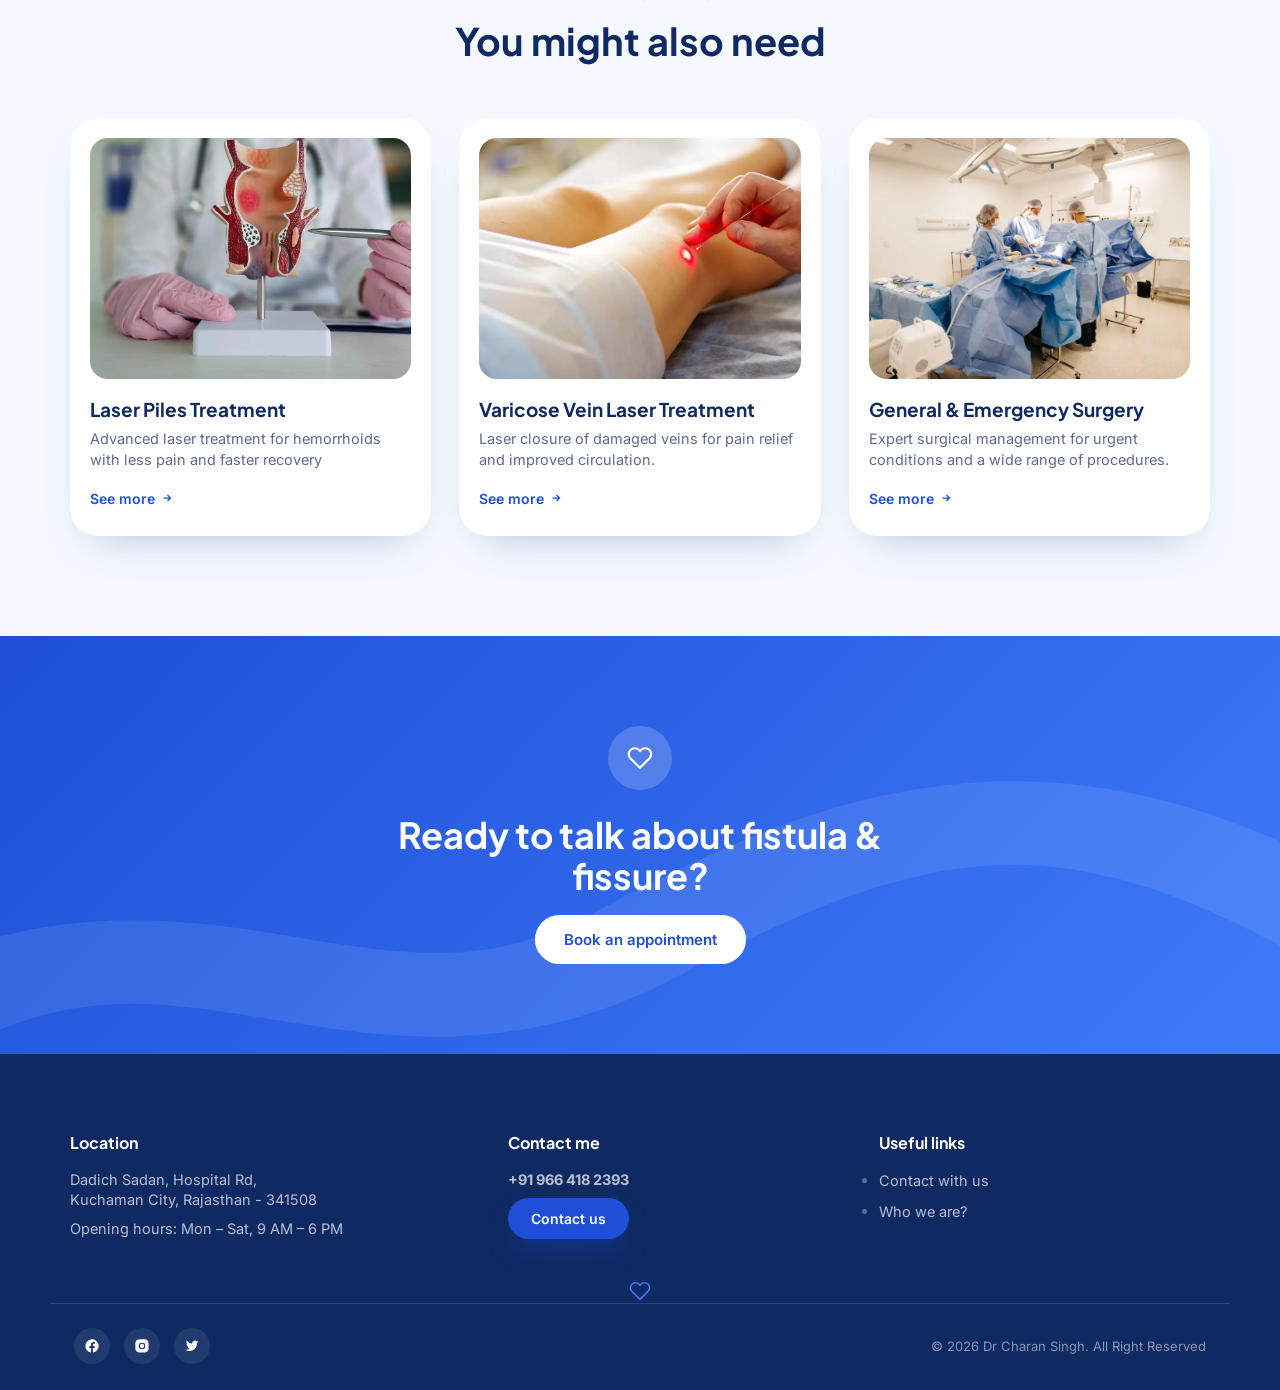
<file: laser-fistula-fissure-surgery.html>
<!DOCTYPE html>
<html lang="en">
<head>
<meta charset="UTF-8">
<meta name="viewport" content="width=device-width, initial-scale=1.0">
<title>Laser Fistula & Fissure Surgery — Dr Charan Singh</title>
<link rel="preconnect" href="https://fonts.googleapis.com">
<link rel="preconnect" href="https://fonts.gstatic.com" crossorigin>
<link href="https://fonts.googleapis.com/css2?family=Plus+Jakarta+Sans:wght@400;500;600;700;800&family=Inter:wght@400;500;600&display=swap" rel="stylesheet">
<link rel="stylesheet" href="styles.css">
</head>
<body>

<header class="site-header" id="siteHeader">
  <div class="container header-inner">
    <a href="/" class="logo-icon">
        <img src="./images/dr-charan-singn-choudhary-logo.png" alt="dr charan singh logo">
    </a>
    <link rel="icon" type="image/png" href="/images/dr-charan-singh-favicon.png">

    <nav class="main-nav" id="mainNav">
      <a href="index.html">Home</a>

      <div class="nav-item has-dropdown" id="servicesNavItem">
        <a href="index.html#services" class="nav-dropdown-toggle active" id="servicesToggle" aria-expanded="false">
          Services
          <svg class="chevron" width="10" height="10" viewBox="0 0 24 24" fill="none" stroke="currentColor" stroke-width="2.5">
            <path d="M6 9l6 6 6-6" />
          </svg>
        </a>
        <div class="nav-dropdown">
          <a href="laser-piles-treatment.html">Laser Piles Treatment</a>
          <a href="laser-fistula-fissure-surgery.html">Laser Fistula &amp; Fissure Surgery</a>
          <a href="varicose-vein-laser-treatment.html">Varicose Vein Laser Treatment</a>
          <a href="laparoscopic-hernia-repair.html">Laparoscopic Hernia Repair</a>
          <a href="gallbladder-appendix-surgery.html">Gallbladder &amp; Appendix Surgery</a>
          <a href="general-and-emergency-surgery.html">General &amp; Emergency Surgery</a>
        </div>
      </div>

      <a href="index.html#about">About</a>
      <a href="contact.html">Contact</a>
    </nav>

    <div class="header-actions">
      <div class="header-phone">
        <svg width="16" height="16" viewBox="0 0 24 24" fill="none" stroke="currentColor" stroke-width="2"><path d="M22 16.9v3a2 2 0 0 1-2.2 2 19.8 19.8 0 0 1-8.6-3.1 19.5 19.5 0 0 1-6-6A19.8 19.8 0 0 1 2.1 4.2 2 2 0 0 1 4.1 2h3a2 2 0 0 1 2 1.7c.1.9.3 1.8.6 2.7a2 2 0 0 1-.5 2.1L8 9.8a16 16 0 0 0 6 6l1.3-1.2a2 2 0 0 1 2.1-.5c.9.3 1.8.5 2.7.6a2 2 0 0 1 1.9 2.2z"/></svg>
        <span>+91 966 418 2393</span>
      </div>
      <button class="hamburger" id="hamburger" aria-label="Menu" aria-expanded="false">
        <span></span><span></span><span></span>
      </button>
    </div>
  </div>
</header>


<section class="page-hero">
  <div class="page-hero-bg" style="background-image:url('./images/laser_fistula_surgery.webp')"></div>
  <div class="page-hero-overlay"></div>
  <div class="container page-hero-inner">
    <nav class="breadcrumb" aria-label="Breadcrumb">
      <a href="index.html">Home</a>
      <span>/</span>
      <a href="index.html#services">Services</a>
      <span>/</span>
      <span>Laser Fistula & Fissure Surgery</span>
    </nav>
    <span class="eyebrow">OUR SERVICES</span>
    <h1>Laser Fistula & Fissure Surgery</h1>
    <p class="page-hero-tagline">Pain reduced, recovery accelerated</p>
  </div>
</section>

<section class="service-detail">
  <div class="container service-detail-grid">
    <div class="service-detail-copy" data-reveal>
      <h2>What this covers</h2>
      <p>Fistulas and fissures can worsen if left untreated. Our laser surgery offers a safe, minimally invasive solution with less pain, faster healing, and reduced risk of recurrence, helping you recover comfortably and confidently.</p>
      <ul class="feature-list">
        <li><span class="check"></span>Comprehensive consultation and clinical evaluation</li>
        <li><span class="check"></span>Advanced laser treatment for fistulas and fissures</li>
        <li><span class="check"></span>Minimally invasive procedure with reduced pain and bleeding</li>
        <li><span class="check"></span>Faster recovery with same-day discharge in most cases</li>
        <li><span class="check"></span>Personalized follow-up care and recovery guidance</li>
      </ul>
      <a href="contact.html" class="btn btn-primary">Book an appointment</a>
    </div>
    <div class="service-detail-photo" data-reveal>
      <img src="./images/laser_fistula_surgery.webp" alt="Cardiology">
    </div>
  </div>
</section>

<section class="why-choose why-choose--light">
  <div class="container why-inner why-inner--light" data-reveal>
    <div>
      <span class="eyebrow">WHY CHOOSE THIS CARE</span>
      <h2>What makes it different</h2>
    </div>
    <div class="why-points">
      <div class="why-point">
        <span class="why-num">01</span>
        <h3>Advanced Laser Care</h3>
        <p>Modern laser treatment minimizes pain, bleeding, and tissue damage for a more comfortable experience.</p>
      </div>
<div class="why-point">
        <span class="why-num">02</span>
        <h3>Faster Healing</h3>
        <p>Most patients recover quickly with minimal downtime and can return to normal activities sooner.</p>
      </div>
<div class="why-point">
        <span class="why-num">03</span>
        <h3>Expert Surgical Care</h3>
        <p>Experienced specialists provide accurate diagnosis, personalized treatment, and dedicated follow-up for lasting results.</p>
      </div>
    </div>
  </div>
</section>

<section class="specializations">
  <div class="container">
    <div class="section-head" data-reveal>
      <span class="eyebrow center">RELATED SERVICES</span>
      <h2>You might also need</h2>
    </div>
    <div class="cards-grid cards-grid--3" data-reveal>
      <article class="service-card">
        <div class="service-img"><img src="./images/laser_piles-treatment.webp" alt="Laser Piles Treatment"></div>
        <h3>Laser Piles Treatment</h3>
        <p>Advanced laser treatment for hemorrhoids with less pain and faster recovery</p>
        <a href="laser-piles-treatment.html" class="card-link">See more <svg width="12" height="12" viewBox="0 0 24 24" fill="none" stroke="currentColor" stroke-width="2.5"><path d="M5 12h14M13 6l6 6-6 6"/></svg></a>
      </article>
<article class="service-card">
        <div class="service-img"><img src="./images/varicose_vein_laser_treatment.webp" alt="Varicose Vein Laser Treatment"></div>
        <h3>Varicose Vein Laser Treatment</h3>
        <p>Laser closure of damaged veins for pain relief and improved circulation.</p>
        <a href="varicose-vein-laser-treatment.html" class="card-link">See more <svg width="12" height="12" viewBox="0 0 24 24" fill="none" stroke="currentColor" stroke-width="2.5"><path d="M5 12h14M13 6l6 6-6 6"/></svg></a>
      </article>
<article class="service-card">
        <div class="service-img"><img src="./images/general_surgery_doctor_charan_singh.webp" alt="General Emergency Surgery"></div>
        <h3>General & Emergency Surgery</h3>
        <p>Expert surgical management for urgent conditions and a wide range of procedures.</p>
        <a href="general-and-emergency-surgery.html" class="card-link">See more <svg width="12" height="12" viewBox="0 0 24 24" fill="none" stroke="currentColor" stroke-width="2.5"><path d="M5 12h14M13 6l6 6-6 6"/></svg></a>
      </article>
    </div>
  </div>
</section>

<section class="cta">
  <div class="cta-pattern" aria-hidden="true">
    <svg width="100%" height="100%" viewBox="0 0 600 300" preserveAspectRatio="none"><path d="M-20 260 C 100 180, 180 320, 300 220 S 500 100, 620 200" stroke="rgba(255,255,255,0.15)" stroke-width="60" fill="none"/></svg>
  </div>
  <div class="container cta-inner" data-reveal>
    <span class="cta-icon"><svg width="26" height="26" viewBox="0 0 24 24" fill="none" stroke="#ffffff" stroke-width="2"><path d="M20.8 4.6a5.5 5.5 0 0 0-7.8 0L12 5.6l-1-1a5.5 5.5 0 0 0-7.8 7.8l1 1L12 21l7.8-7.8 1-1a5.5 5.5 0 0 0 0-7.6z"/></svg></span>
    <h2>Ready to talk about fistula & fissure?</h2>
    <a href="contact.html" class="btn btn-white">Book an appointment</a>
  </div>
</section>

<footer class="site-footer">
  <div class="container footer-grid">
    <div class="footer-col">
      <h4>Location</h4>
      <p>Dadich Sadan, Hospital Rd,<br>Kuchaman City, Rajasthan - 341508</p>
      <p class="footer-hours">Opening hours: Mon &ndash; Sat, 9 AM &ndash; 6 PM</p>
    </div>
    <div class="footer-col">
      <h4>Contact me</h4>
      <p class="footer-phone">+91 966 418 2393</p>
      <a href="contact.html" class="btn btn-primary btn-sm">Contact us</a>
    </div>
    <div class="footer-col">
      <h4>Useful links</h4>
      <ul class="footer-links">
        <li><a href="contact.html">Contact with us</a></li>
        <li><a href="index.html#about">Who we are?</a></li>
      </ul>
    </div>
  </div>

  <div class="footer-social">
    <svg width="22" height="22" viewBox="0 0 24 24" fill="none" stroke="#3E7BFA" stroke-width="1.8"><path d="M20.8 4.6a5.5 5.5 0 0 0-7.8 0L12 5.6l-1-1a5.5 5.5 0 0 0-7.8 7.8l1 1L12 21l7.8-7.8 1-1a5.5 5.5 0 0 0 0-7.6z"/></svg>
  </div>

  <div class="container footer-bottom">
    <div class="footer-social-links">
      <a href="#" aria-label="Facebook"><svg width="16" height="16" viewBox="0 0 24 24" fill="currentColor"><path d="M22 12a10 10 0 1 0-11.6 9.9v-7H7.9V12h2.5V9.8c0-2.5 1.5-3.9 3.8-3.9 1.1 0 2.2.2 2.2.2v2.4h-1.3c-1.2 0-1.6.8-1.6 1.6V12h2.8l-.4 2.9h-2.4v7A10 10 0 0 0 22 12z"/></svg></a>
      <a href="#" aria-label="Instagram"><svg width="16" height="16" viewBox="0 0 24 24" fill="currentColor"><path d="M12 2c2.7 0 3.1 0 4.1.06 1.1.05 1.8.2 2.4.45.7.27 1.2.62 1.7 1.13.5.5.86 1 1.13 1.7.24.6.4 1.3.45 2.4.05 1 .06 1.4.06 4.1s0 3.1-.06 4.1c-.05 1.1-.2 1.8-.45 2.4a4.6 4.6 0 0 1-1.13 1.7c-.5.5-1 .86-1.7 1.13-.6.24-1.3.4-2.4.45-1 .05-1.4.06-4.1.06s-3.1 0-4.1-.06c-1.1-.05-1.8-.2-2.4-.45a4.6 4.6 0 0 1-1.7-1.13 4.6 4.6 0 0 1-1.13-1.7c-.24-.6-.4-1.3-.45-2.4C2 15.1 2 14.7 2 12s0-3.1.06-4.1c.05-1.1.2-1.8.45-2.4.27-.7.62-1.2 1.13-1.7.5-.5 1-.86 1.7-1.13.6-.24 1.3-.4 2.4-.45C8.9 2 9.3 2 12 2zm0 5a5 5 0 1 0 0 10 5 5 0 0 0 0-10zm0 8.2a3.2 3.2 0 1 1 0-6.4 3.2 3.2 0 0 1 0 6.4zm5.2-8.4a1.2 1.2 0 1 1-2.4 0 1.2 1.2 0 0 1 2.4 0z"/></svg></a>
      <a href="#" aria-label="Twitter"><svg width="16" height="16" viewBox="0 0 24 24" fill="currentColor"><path d="M22 5.9c-.7.3-1.5.5-2.3.6.8-.5 1.5-1.3 1.8-2.3-.8.5-1.6.8-2.5 1a4 4 0 0 0-6.8 3.6A11.2 11.2 0 0 1 4 3.9a4 4 0 0 0 1.2 5.3c-.6 0-1.2-.2-1.7-.5v.1a4 4 0 0 0 3.2 3.9 4 4 0 0 1-1.8.1 4 4 0 0 0 3.7 2.8A8 8 0 0 1 2 17.6a11.3 11.3 0 0 0 6.1 1.8c7.3 0 11.3-6 11.3-11.3v-.5c.8-.5 1.5-1.2 2-2z"/></svg></a>
    </div>
    <p class="copyright">© 2026 Dr Charan Singh. All Right Reserved</p>
  </div>
</footer>

<script src="./javascripts/script.js"></script>
<script src="./javascripts/services-dropdown.js"></script>
</body>
</html>
</file>
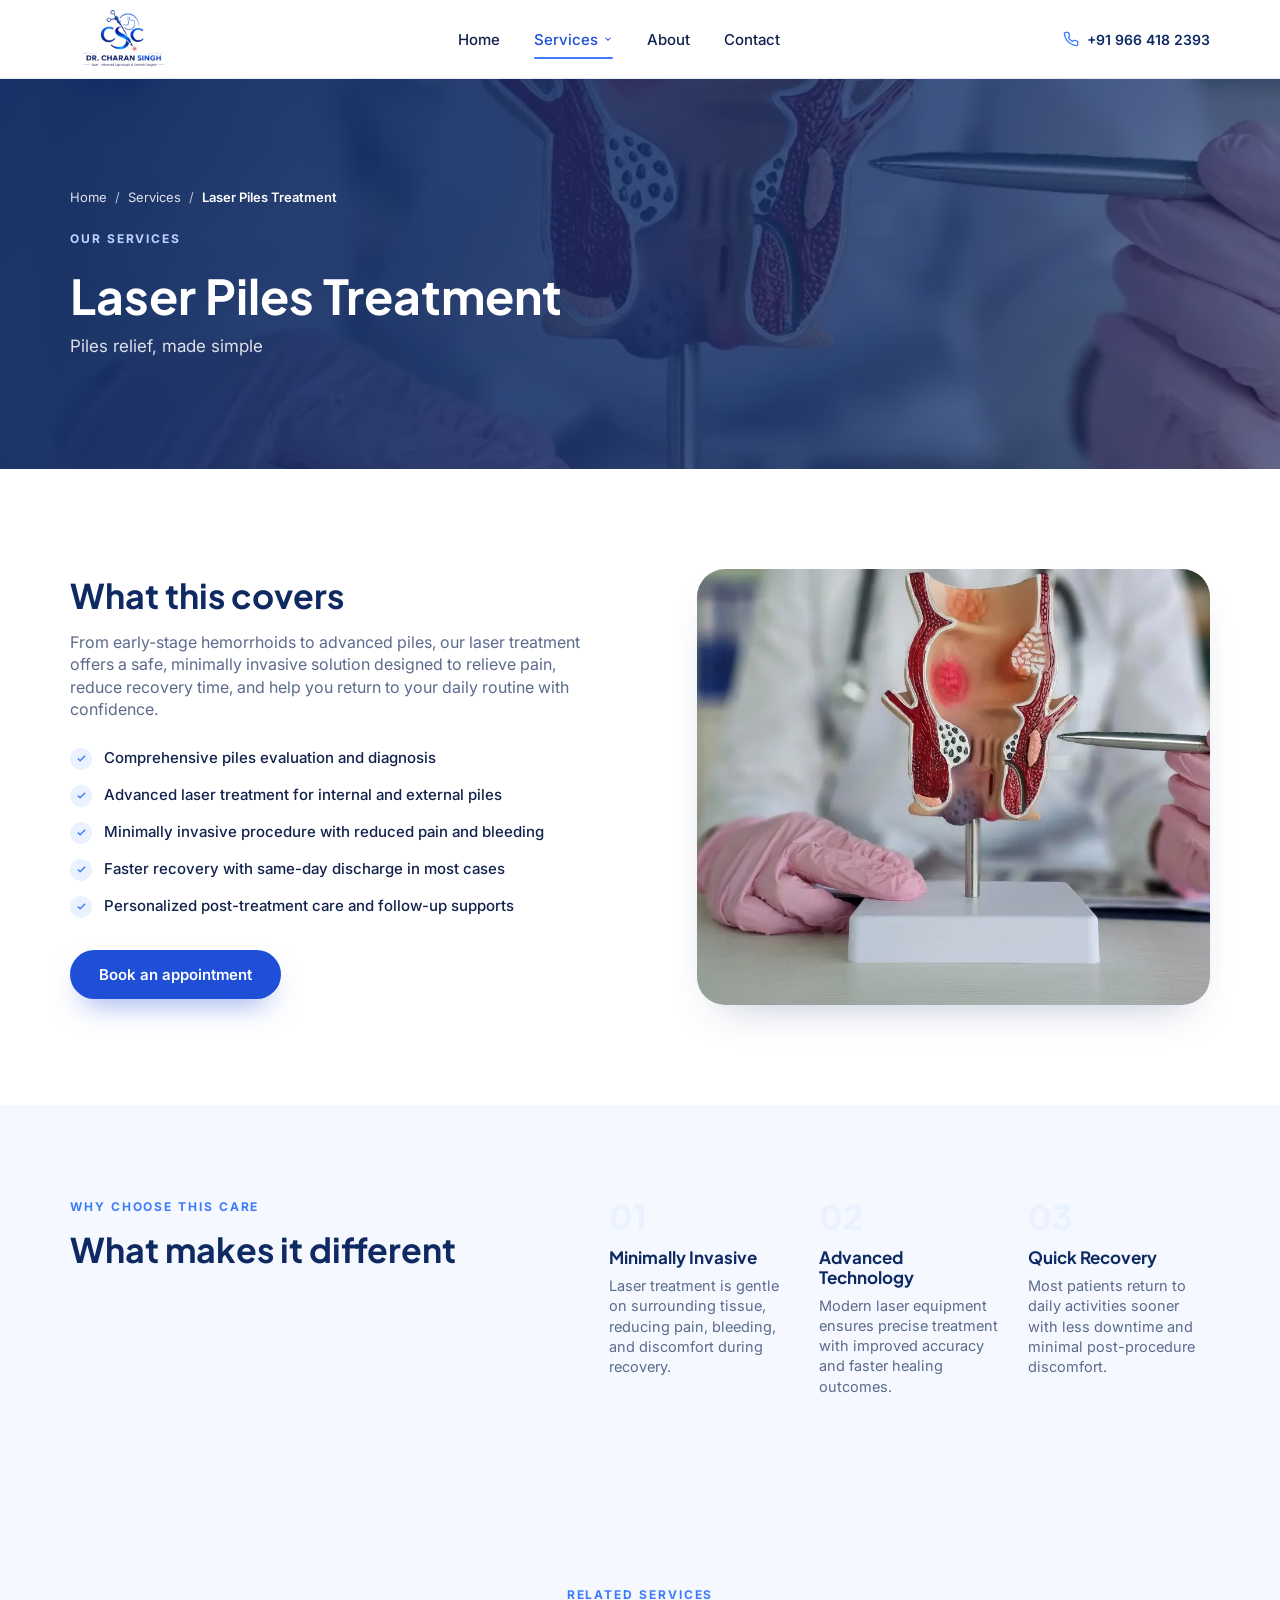
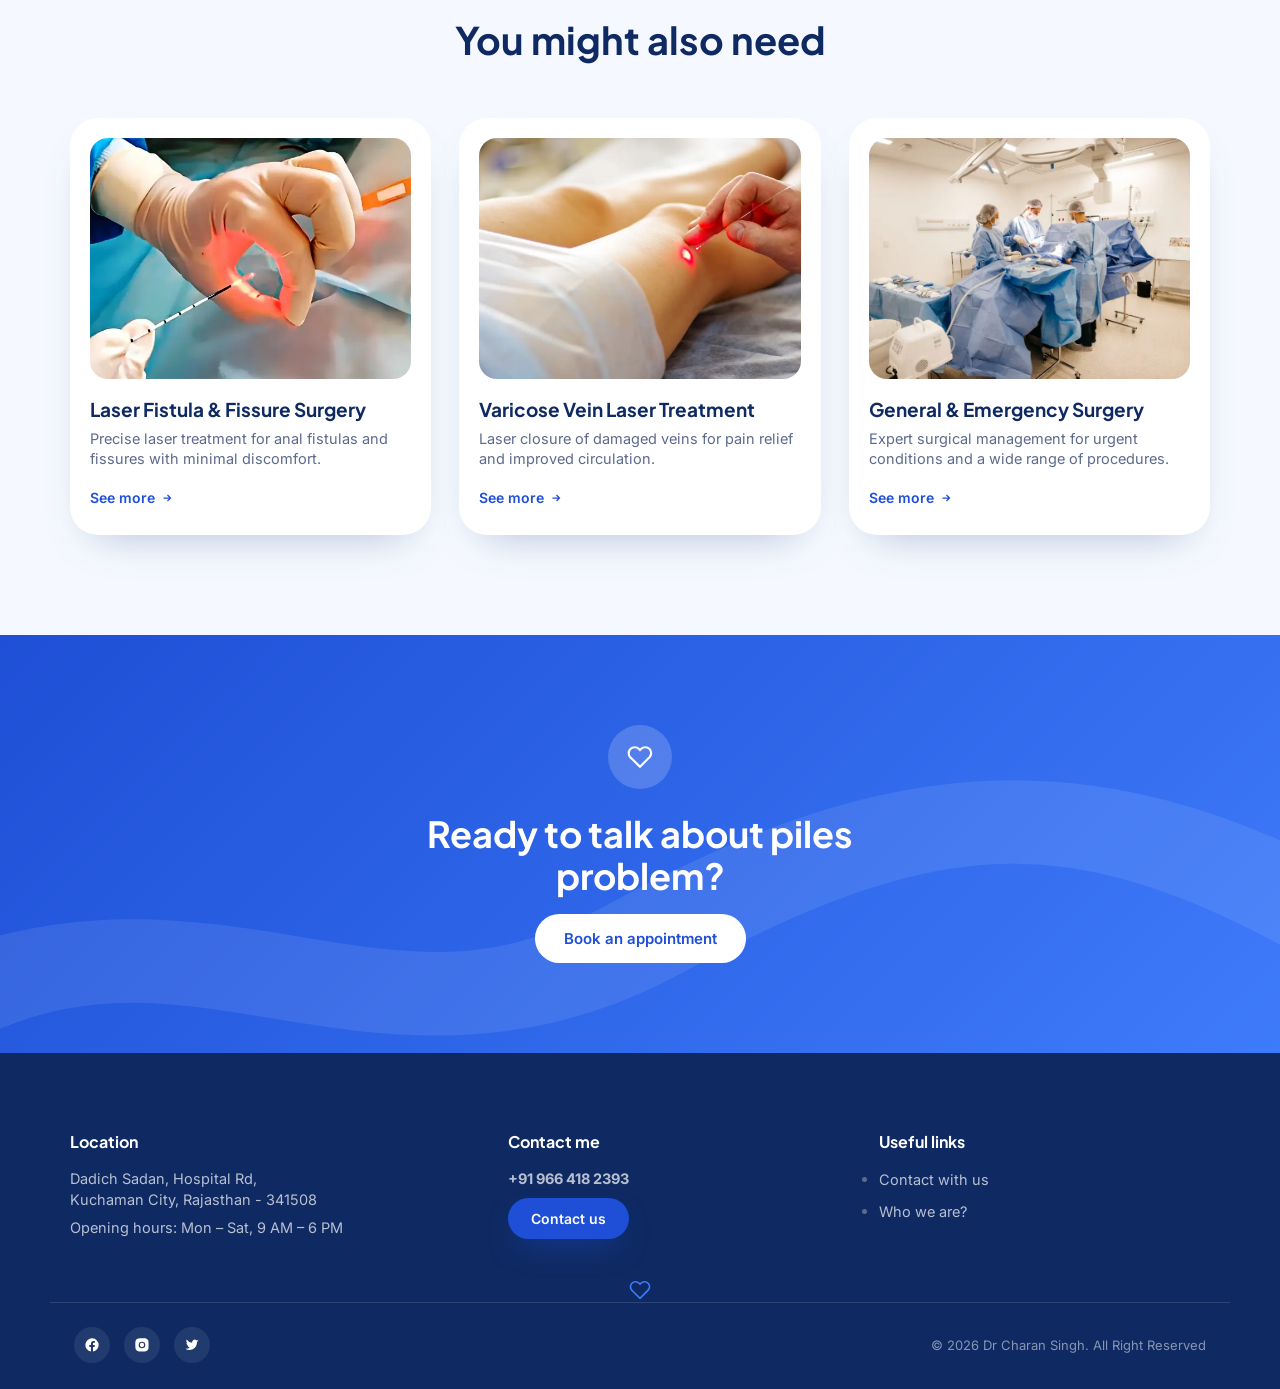
<file: laser-piles-treatment.html>
<!DOCTYPE html>
<html lang="en">
<head>
<meta charset="UTF-8">
<meta name="viewport" content="width=device-width, initial-scale=1.0">
<title>Laser Piles Treatment — Dr Charan Singh</title>
<link rel="preconnect" href="https://fonts.googleapis.com">
<link rel="preconnect" href="https://fonts.gstatic.com" crossorigin>
<link href="https://fonts.googleapis.com/css2?family=Plus+Jakarta+Sans:wght@400;500;600;700;800&family=Inter:wght@400;500;600&display=swap" rel="stylesheet">
<link rel="stylesheet" href="styles.css">
</head>
<body>

<header class="site-header" id="siteHeader">
  <div class="container header-inner">
    <a href="/" class="logo-icon">
        <img src="./images/dr-charan-singn-choudhary-logo.png" alt="dr charan singh logo">
    </a>
    <link rel="icon" type="image/png" href="/images/dr-charan-singh-favicon.png">

    <nav class="main-nav" id="mainNav">
      <a href="index.html">Home</a>

      <div class="nav-item has-dropdown" id="servicesNavItem">
        <a href="index.html#services" class="nav-dropdown-toggle active" id="servicesToggle" aria-expanded="false">
          Services
          <svg class="chevron" width="10" height="10" viewBox="0 0 24 24" fill="none" stroke="currentColor" stroke-width="2.5">
            <path d="M6 9l6 6 6-6" />
          </svg>
        </a>
        <div class="nav-dropdown">
          <a href="laser-piles-treatment.html">Laser Piles Treatment</a>
          <a href="laser-fistula-fissure-surgery.html">Laser Fistula &amp; Fissure Surgery</a>
          <a href="varicose-vein-laser-treatment.html">Varicose Vein Laser Treatment</a>
          <a href="laparoscopic-hernia-repair.html">Laparoscopic Hernia Repair</a>
          <a href="gallbladder-appendix-surgery.html">Gallbladder &amp; Appendix Surgery</a>
          <a href="general-and-emergency-surgery.html">General &amp; Emergency Surgery</a>
        </div>
      </div>

      <a href="index.html#about">About</a>
      <a href="contact.html">Contact</a>
    </nav>

    <div class="header-actions">
      <div class="header-phone">
        <svg width="16" height="16" viewBox="0 0 24 24" fill="none" stroke="currentColor" stroke-width="2"><path d="M22 16.9v3a2 2 0 0 1-2.2 2 19.8 19.8 0 0 1-8.6-3.1 19.5 19.5 0 0 1-6-6A19.8 19.8 0 0 1 2.1 4.2 2 2 0 0 1 4.1 2h3a2 2 0 0 1 2 1.7c.1.9.3 1.8.6 2.7a2 2 0 0 1-.5 2.1L8 9.8a16 16 0 0 0 6 6l1.3-1.2a2 2 0 0 1 2.1-.5c.9.3 1.8.5 2.7.6a2 2 0 0 1 1.9 2.2z"/></svg>
        <span>+91 966 418 2393</span>
      </div>
      <button class="hamburger" id="hamburger" aria-label="Menu" aria-expanded="false">
        <span></span><span></span><span></span>
      </button>
    </div>
  </div>
</header>


<section class="page-hero">
  <div class="page-hero-bg" style="background-image:url('./images/laser_piles-treatment.webp')"></div>
  <div class="page-hero-overlay"></div>
  <div class="container page-hero-inner">
    <nav class="breadcrumb" aria-label="Breadcrumb">
      <a href="index.html">Home</a>
      <span>/</span>
      <a href="index.html#services">Services</a>
      <span>/</span>
      <span>Laser Piles Treatment</span>
    </nav>
    <span class="eyebrow">OUR SERVICES</span>
    <h1>Laser Piles Treatment</h1>
    <p class="page-hero-tagline">Piles relief, made simple</p>
  </div>
</section>

<section class="service-detail">
  <div class="container service-detail-grid">
    <div class="service-detail-copy" data-reveal>
      <h2>What this covers</h2>
      <p>From early-stage hemorrhoids to advanced piles, our laser treatment offers a safe, minimally invasive solution designed to relieve pain, reduce recovery time, and help you return to your daily routine with confidence.</p>
      <ul class="feature-list">
        <li><span class="check"></span>Comprehensive piles evaluation and diagnosis</li>
        <li><span class="check"></span>Advanced laser treatment for internal and external piles</li>
        <li><span class="check"></span>Minimally invasive procedure with reduced pain and bleeding</li>
        <li><span class="check"></span>Faster recovery with same-day discharge in most cases</li>
        <li><span class="check"></span>Personalized post-treatment care and follow-up supports</li>
      </ul>
      <a href="contact.html" class="btn btn-primary">Book an appointment</a>
    </div>
    <div class="service-detail-photo" data-reveal>
      <img src="./images/laser_piles-treatment.webp" alt="laser piles treatment">
    </div>
  </div>
</section>

<section class="why-choose why-choose--light">
  <div class="container why-inner why-inner--light" data-reveal>
    <div>
      <span class="eyebrow">WHY CHOOSE THIS CARE</span>
      <h2>What makes it different</h2>
    </div>
    <div class="why-points">
      <div class="why-point">
        <span class="why-num">01</span>
        <h3>Minimally Invasive</h3>
        <p>Laser treatment is gentle on surrounding tissue, reducing pain, bleeding, and discomfort during recovery.</p>
      </div>
<div class="why-point">
        <span class="why-num">02</span>
        <h3>Advanced Technology</h3>
        <p>Modern laser equipment ensures precise treatment with improved accuracy and faster healing outcomes.</p>
      </div>
<div class="why-point">
        <span class="why-num">03</span>
        <h3>Quick Recovery</h3>
        <p>Most patients return to daily activities sooner with less downtime and minimal post-procedure discomfort.</p>
      </div>
    </div>
  </div>
</section>

<section class="specializations">
  <div class="container">
    <div class="section-head" data-reveal>
      <span class="eyebrow center">RELATED SERVICES</span>
      <h2>You might also need</h2>
    </div>
    <div class="cards-grid cards-grid--3" data-reveal>
      <article class="service-card">
        <div class="service-img"><img src="./images/laser_fistula_surgery.webp" alt="Laser Fistula & Fissure Surgery"></div>
        <h3>Laser Fistula & Fissure Surgery</h3>
        <p>Precise laser treatment for anal fistulas and fissures with minimal discomfort.</p>
        <a href="laser-fistula-fissure-surgery.html" class="card-link">See more <svg width="12" height="12" viewBox="0 0 24 24" fill="none" stroke="currentColor" stroke-width="2.5"><path d="M5 12h14M13 6l6 6-6 6"/></svg></a>
      </article>
<article class="service-card">
        <div class="service-img"><img src="./images/varicose_vein_laser_treatment.webp" alt="Varicose Vein Laser Treatment"></div>
        <h3>Varicose Vein Laser Treatment</h3>
        <p>Laser closure of damaged veins for pain relief and improved circulation.</p>
        <a href="varicose-vein-laser-treatment.html" class="card-link">See more <svg width="12" height="12" viewBox="0 0 24 24" fill="none" stroke="currentColor" stroke-width="2.5"><path d="M5 12h14M13 6l6 6-6 6"/></svg></a>
      </article>
<article class="service-card">
        <div class="service-img"><img src="./images/general_surgery_doctor_charan_singh.webp" alt="General Emergency Surgery"></div>
        <h3>General & Emergency Surgery</h3>
        <p>Expert surgical management for urgent conditions and a wide range of procedures.</p>
        <a href="general-and-emergency-surgery.html" class="card-link">See more <svg width="12" height="12" viewBox="0 0 24 24" fill="none" stroke="currentColor" stroke-width="2.5"><path d="M5 12h14M13 6l6 6-6 6"/></svg></a>
      </article>
    </div>
  </div>
</section>

<section class="cta">
  <div class="cta-pattern" aria-hidden="true">
    <svg width="100%" height="100%" viewBox="0 0 600 300" preserveAspectRatio="none"><path d="M-20 260 C 100 180, 180 320, 300 220 S 500 100, 620 200" stroke="rgba(255,255,255,0.15)" stroke-width="60" fill="none"/></svg>
  </div>
  <div class="container cta-inner" data-reveal>
    <span class="cta-icon"><svg width="26" height="26" viewBox="0 0 24 24" fill="none" stroke="#ffffff" stroke-width="2"><path d="M20.8 4.6a5.5 5.5 0 0 0-7.8 0L12 5.6l-1-1a5.5 5.5 0 0 0-7.8 7.8l1 1L12 21l7.8-7.8 1-1a5.5 5.5 0 0 0 0-7.6z"/></svg></span>
    <h2>Ready to talk about piles problem?</h2>
    <a href="contact.html" class="btn btn-white">Book an appointment</a>
  </div>
</section>

<footer class="site-footer">
  <div class="container footer-grid">
    <div class="footer-col">
      <h4>Location</h4>
      <p>Dadich Sadan, Hospital Rd,<br>Kuchaman City, Rajasthan - 341508</p>
      <p class="footer-hours">Opening hours: Mon &ndash; Sat, 9 AM &ndash; 6 PM</p>
    </div>
    <div class="footer-col">
      <h4>Contact me</h4>
      <p class="footer-phone">+91 966 418 2393</p>
      <a href="contact.html" class="btn btn-primary btn-sm">Contact us</a>
    </div>
    <div class="footer-col">
      <h4>Useful links</h4>
      <ul class="footer-links">
        <li><a href="contact.html">Contact with us</a></li>
        <li><a href="index.html#about">Who we are?</a></li>
      </ul>
    </div>
  </div>

  <div class="footer-social">
    <svg width="22" height="22" viewBox="0 0 24 24" fill="none" stroke="#3E7BFA" stroke-width="1.8"><path d="M20.8 4.6a5.5 5.5 0 0 0-7.8 0L12 5.6l-1-1a5.5 5.5 0 0 0-7.8 7.8l1 1L12 21l7.8-7.8 1-1a5.5 5.5 0 0 0 0-7.6z"/></svg>
  </div>

  <div class="container footer-bottom">
    <div class="footer-social-links">
      <a href="#" aria-label="Facebook"><svg width="16" height="16" viewBox="0 0 24 24" fill="currentColor"><path d="M22 12a10 10 0 1 0-11.6 9.9v-7H7.9V12h2.5V9.8c0-2.5 1.5-3.9 3.8-3.9 1.1 0 2.2.2 2.2.2v2.4h-1.3c-1.2 0-1.6.8-1.6 1.6V12h2.8l-.4 2.9h-2.4v7A10 10 0 0 0 22 12z"/></svg></a>
      <a href="#" aria-label="Instagram"><svg width="16" height="16" viewBox="0 0 24 24" fill="currentColor"><path d="M12 2c2.7 0 3.1 0 4.1.06 1.1.05 1.8.2 2.4.45.7.27 1.2.62 1.7 1.13.5.5.86 1 1.13 1.7.24.6.4 1.3.45 2.4.05 1 .06 1.4.06 4.1s0 3.1-.06 4.1c-.05 1.1-.2 1.8-.45 2.4a4.6 4.6 0 0 1-1.13 1.7c-.5.5-1 .86-1.7 1.13-.6.24-1.3.4-2.4.45-1 .05-1.4.06-4.1.06s-3.1 0-4.1-.06c-1.1-.05-1.8-.2-2.4-.45a4.6 4.6 0 0 1-1.7-1.13 4.6 4.6 0 0 1-1.13-1.7c-.24-.6-.4-1.3-.45-2.4C2 15.1 2 14.7 2 12s0-3.1.06-4.1c.05-1.1.2-1.8.45-2.4.27-.7.62-1.2 1.13-1.7.5-.5 1-.86 1.7-1.13.6-.24 1.3-.4 2.4-.45C8.9 2 9.3 2 12 2zm0 5a5 5 0 1 0 0 10 5 5 0 0 0 0-10zm0 8.2a3.2 3.2 0 1 1 0-6.4 3.2 3.2 0 0 1 0 6.4zm5.2-8.4a1.2 1.2 0 1 1-2.4 0 1.2 1.2 0 0 1 2.4 0z"/></svg></a>
      <a href="#" aria-label="Twitter"><svg width="16" height="16" viewBox="0 0 24 24" fill="currentColor"><path d="M22 5.9c-.7.3-1.5.5-2.3.6.8-.5 1.5-1.3 1.8-2.3-.8.5-1.6.8-2.5 1a4 4 0 0 0-6.8 3.6A11.2 11.2 0 0 1 4 3.9a4 4 0 0 0 1.2 5.3c-.6 0-1.2-.2-1.7-.5v.1a4 4 0 0 0 3.2 3.9 4 4 0 0 1-1.8.1 4 4 0 0 0 3.7 2.8A8 8 0 0 1 2 17.6a11.3 11.3 0 0 0 6.1 1.8c7.3 0 11.3-6 11.3-11.3v-.5c.8-.5 1.5-1.2 2-2z"/></svg></a>
    </div>
    <p class="copyright">© 2026 Dr Charan Singh. All Right Reserved</p>
  </div>
</footer>

<script src="./javascripts/script.js"></script>
<script src="./javascripts/services-dropdown.js"></script>
</body>
</html>
</file>
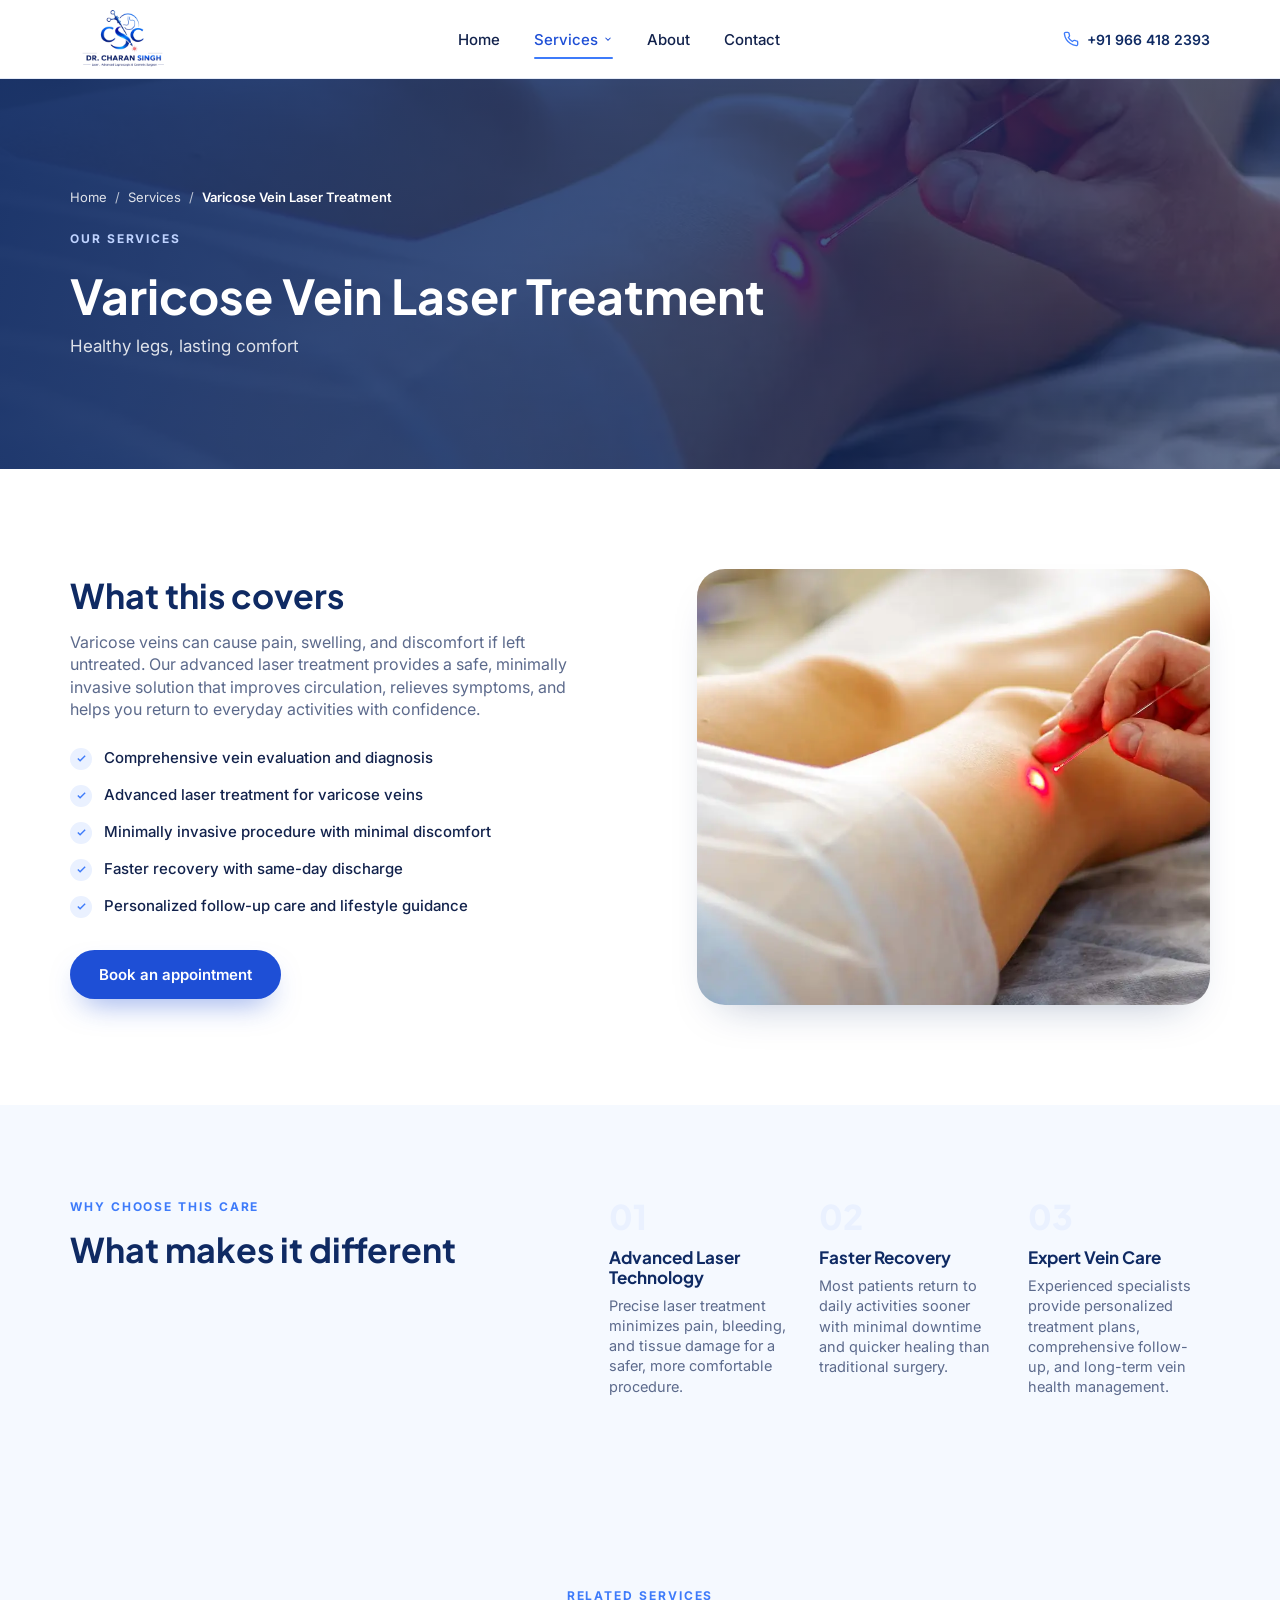
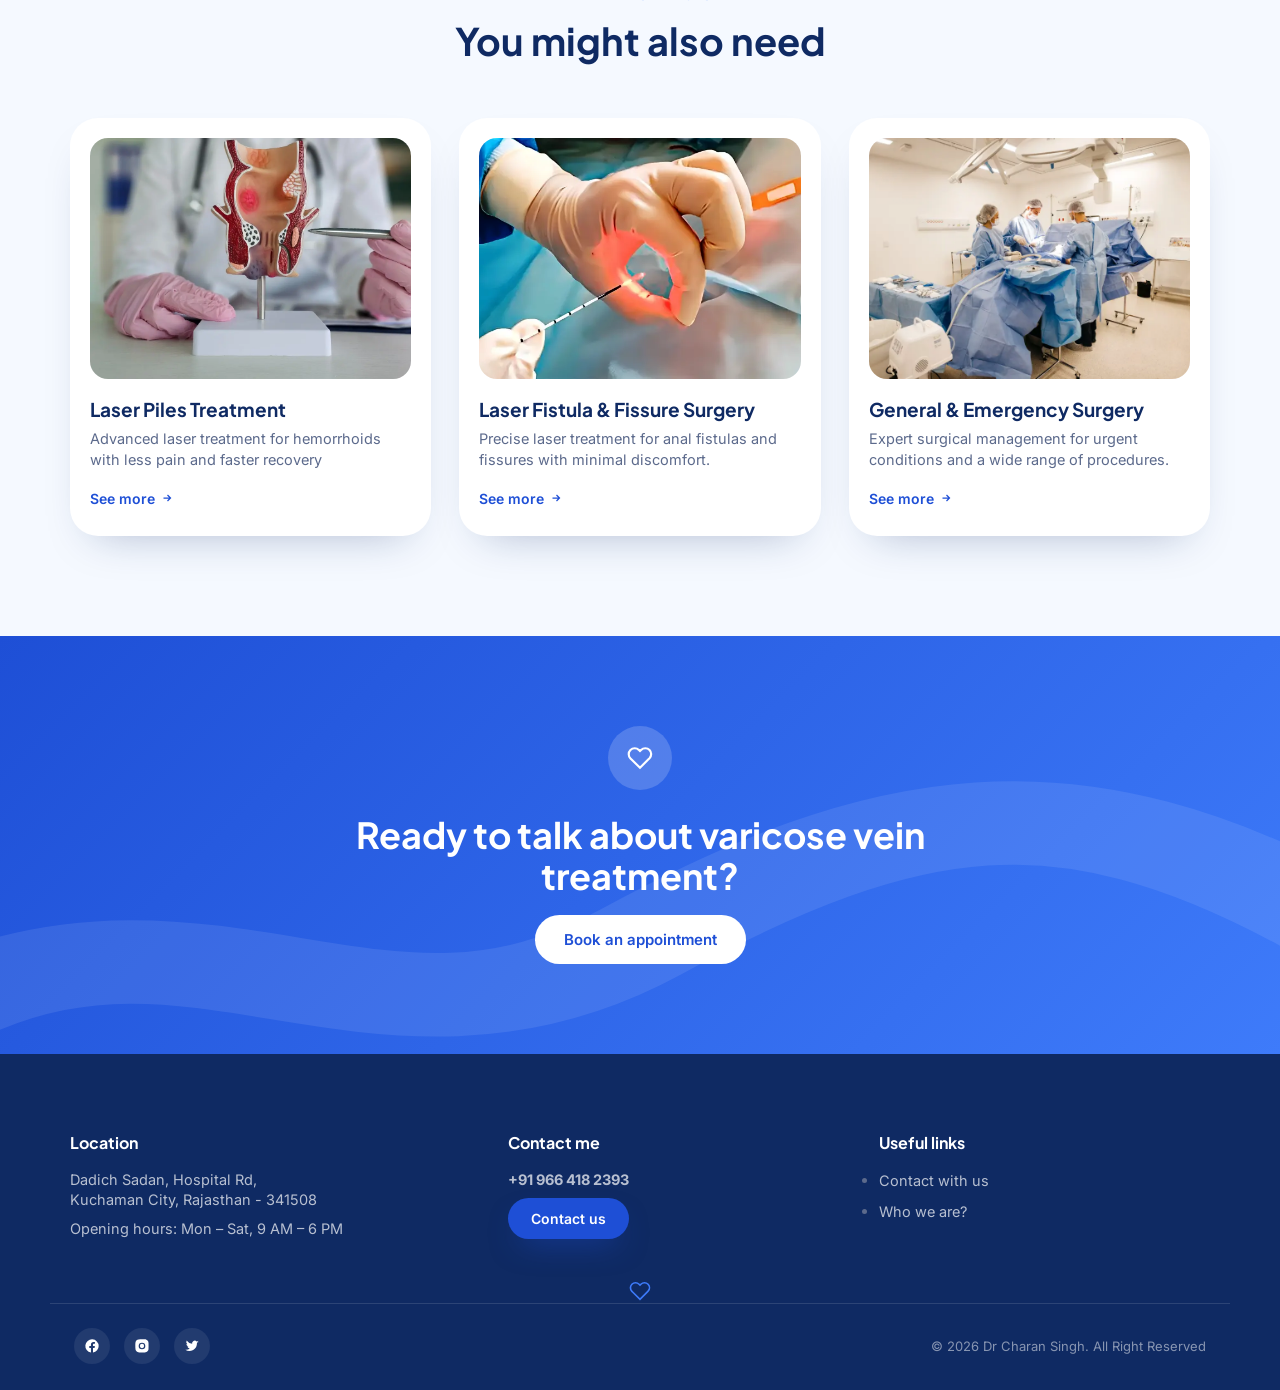
<file: varicose-vein-laser-treatment.html>
<!DOCTYPE html>
<html lang="en">
<head>
<meta charset="UTF-8">
<meta name="viewport" content="width=device-width, initial-scale=1.0">
<title>Varicose Vein Laser Treatment — Dr Charan Singh</title>
<link rel="preconnect" href="https://fonts.googleapis.com">
<link rel="preconnect" href="https://fonts.gstatic.com" crossorigin>
<link href="https://fonts.googleapis.com/css2?family=Plus+Jakarta+Sans:wght@400;500;600;700;800&family=Inter:wght@400;500;600&display=swap" rel="stylesheet">
<link rel="stylesheet" href="styles.css">
</head>
<body>

<header class="site-header" id="siteHeader">
  <div class="container header-inner">
    <a href="/" class="logo-icon">
        <img src="./images/dr-charan-singn-choudhary-logo.png" alt="dr charan singh logo">
    </a>
    <link rel="icon" type="image/png" href="/images/dr-charan-singh-favicon.png">

    <nav class="main-nav" id="mainNav">
      <a href="index.html">Home</a>

      <div class="nav-item has-dropdown" id="servicesNavItem">
        <a href="index.html#services" class="nav-dropdown-toggle active" id="servicesToggle" aria-expanded="false">
          Services
          <svg class="chevron" width="10" height="10" viewBox="0 0 24 24" fill="none" stroke="currentColor" stroke-width="2.5">
            <path d="M6 9l6 6 6-6" />
          </svg>
        </a>
        <div class="nav-dropdown">
          <a href="laser-piles-treatment.html">Laser Piles Treatment</a>
          <a href="laser-fistula-fissure-surgery.html">Laser Fistula &amp; Fissure Surgery</a>
          <a href="varicose-vein-laser-treatment.html">Varicose Vein Laser Treatment</a>
          <a href="laparoscopic-hernia-repair.html">Laparoscopic Hernia Repair</a>
          <a href="gallbladder-appendix-surgery.html">Gallbladder &amp; Appendix Surgery</a>
          <a href="general-and-emergency-surgery.html">General &amp; Emergency Surgery</a>
        </div>
      </div>

      <a href="index.html#about">About</a>
      <a href="contact.html">Contact</a>
    </nav>

    <div class="header-actions">
      <div class="header-phone">
        <svg width="16" height="16" viewBox="0 0 24 24" fill="none" stroke="currentColor" stroke-width="2"><path d="M22 16.9v3a2 2 0 0 1-2.2 2 19.8 19.8 0 0 1-8.6-3.1 19.5 19.5 0 0 1-6-6A19.8 19.8 0 0 1 2.1 4.2 2 2 0 0 1 4.1 2h3a2 2 0 0 1 2 1.7c.1.9.3 1.8.6 2.7a2 2 0 0 1-.5 2.1L8 9.8a16 16 0 0 0 6 6l1.3-1.2a2 2 0 0 1 2.1-.5c.9.3 1.8.5 2.7.6a2 2 0 0 1 1.9 2.2z"/></svg>
        <span>+91 966 418 2393</span>
      </div>
      <button class="hamburger" id="hamburger" aria-label="Menu" aria-expanded="false">
        <span></span><span></span><span></span>
      </button>
    </div>
  </div>
</header>


<section class="page-hero">
  <div class="page-hero-bg" style="background-image:url('./images/varicose_vein_laser_treatment.webp')"></div>
  <div class="page-hero-overlay"></div>
  <div class="container page-hero-inner">
    <nav class="breadcrumb" aria-label="Breadcrumb">
      <a href="index.html">Home</a>
      <span>/</span>
      <a href="index.html#services">Services</a>
      <span>/</span>
      <span>Varicose Vein Laser Treatment</span>
    </nav>
    <span class="eyebrow">OUR SERVICES</span>
    <h1>Varicose Vein Laser Treatment</h1>
    <p class="page-hero-tagline">Healthy legs, lasting comfort</p>
  </div>
</section>

<section class="service-detail">
  <div class="container service-detail-grid">
    <div class="service-detail-copy" data-reveal>
      <h2>What this covers</h2>
      <p>Varicose veins can cause pain, swelling, and discomfort if left untreated. Our advanced laser treatment provides a safe, minimally invasive solution that improves circulation, relieves symptoms, and helps you return to everyday activities with confidence.</p>
      <ul class="feature-list">
        <li><span class="check"></span>Comprehensive vein evaluation and diagnosis</li>
        <li><span class="check"></span>Advanced laser treatment for varicose veins</li>
        <li><span class="check"></span>Minimally invasive procedure with minimal discomfort</li>
        <li><span class="check"></span>Faster recovery with same-day discharge</li>
        <li><span class="check"></span>Personalized follow-up care and lifestyle guidance</li>
      </ul>
      <a href="contact.html" class="btn btn-primary">Book an appointment</a>
    </div>
    <div class="service-detail-photo" data-reveal>
      <img src="./images/varicose_vein_laser_treatment.webp" alt="Varicose Vein Laser Treatment">
    </div>
  </div>
</section>

<section class="why-choose why-choose--light">
  <div class="container why-inner why-inner--light" data-reveal>
    <div>
      <span class="eyebrow">WHY CHOOSE THIS CARE</span>
      <h2>What makes it different</h2>
    </div>
    <div class="why-points">
      <div class="why-point">
        <span class="why-num">01</span>
        <h3>Advanced Laser Technology</h3>
        <p>Precise laser treatment minimizes pain, bleeding, and tissue damage for a safer, more comfortable procedure.</p>
      </div>
<div class="why-point">
        <span class="why-num">02</span>
        <h3>Faster Recovery</h3>
        <p>Most patients return to daily activities sooner with minimal downtime and quicker healing than traditional surgery.</p>
      </div>
<div class="why-point">
        <span class="why-num">03</span>
        <h3>Expert Vein Care</h3>
        <p>Experienced specialists provide personalized treatment plans, comprehensive follow-up, and long-term vein health management.</p>
      </div>
    </div>
  </div>
</section>

<section class="specializations">
  <div class="container">
    <div class="section-head" data-reveal>
      <span class="eyebrow center">RELATED SERVICES</span>
      <h2>You might also need</h2>
    </div>
    <div class="cards-grid cards-grid--3" data-reveal>
      <article class="service-card">
        <div class="service-img"><img src="./images/laser_piles-treatment.webp" alt="Laser Piles Treatment"></div>
        <h3>Laser Piles Treatment</h3>
        <p>Advanced laser treatment for hemorrhoids with less pain and faster recovery</p>
        <a href="laser-piles-treatment.html" class="card-link">See more <svg width="12" height="12" viewBox="0 0 24 24" fill="none" stroke="currentColor" stroke-width="2.5"><path d="M5 12h14M13 6l6 6-6 6"/></svg></a>
      </article>
      <article class="service-card">
        <div class="service-img"><img src="./images/laser_fistula_surgery.webp" alt="Laser Fistula & Fissure Surgery"></div>
        <h3>Laser Fistula & Fissure Surgery</h3>
        <p>Precise laser treatment for anal fistulas and fissures with minimal discomfort.</p>
        <a href="laser-fistula-fissure-surgery.html" class="card-link">See more <svg width="12" height="12" viewBox="0 0 24 24" fill="none" stroke="currentColor" stroke-width="2.5"><path d="M5 12h14M13 6l6 6-6 6"/></svg></a>
      </article>
      <article class="service-card">
        <div class="service-img"><img src="./images/general_surgery_doctor_charan_singh.webp" alt="General Emergency Surgery"></div>
        <h3>General & Emergency Surgery</h3>
        <p>Expert surgical management for urgent conditions and a wide range of procedures.</p>
        <a href="general-and-emergency-surgery.html" class="card-link">See more <svg width="12" height="12" viewBox="0 0 24 24" fill="none" stroke="currentColor" stroke-width="2.5"><path d="M5 12h14M13 6l6 6-6 6"/></svg></a>
      </article>
    </div>
  </div>
</section>

<section class="cta">
  <div class="cta-pattern" aria-hidden="true">
    <svg width="100%" height="100%" viewBox="0 0 600 300" preserveAspectRatio="none"><path d="M-20 260 C 100 180, 180 320, 300 220 S 500 100, 620 200" stroke="rgba(255,255,255,0.15)" stroke-width="60" fill="none"/></svg>
  </div>
  <div class="container cta-inner" data-reveal>
    <span class="cta-icon"><svg width="26" height="26" viewBox="0 0 24 24" fill="none" stroke="#ffffff" stroke-width="2"><path d="M20.8 4.6a5.5 5.5 0 0 0-7.8 0L12 5.6l-1-1a5.5 5.5 0 0 0-7.8 7.8l1 1L12 21l7.8-7.8 1-1a5.5 5.5 0 0 0 0-7.6z"/></svg></span>
    <h2>Ready to talk about varicose vein treatment?</h2>
    <a href="contact.html" class="btn btn-white">Book an appointment</a>
  </div>
</section>

<footer class="site-footer">
  <div class="container footer-grid">
    <div class="footer-col">
      <h4>Location</h4>
      <p>Dadich Sadan, Hospital Rd,<br>Kuchaman City, Rajasthan - 341508</p>
      <p class="footer-hours">Opening hours: Mon &ndash; Sat, 9 AM &ndash; 6 PM</p>
    </div>
    <div class="footer-col">
      <h4>Contact me</h4>
      <p class="footer-phone">+91 966 418 2393</p>
      <a href="contact.html" class="btn btn-primary btn-sm">Contact us</a>
    </div>
    <div class="footer-col">
      <h4>Useful links</h4>
      <ul class="footer-links">
        <li><a href="contact.html">Contact with us</a></li>
        <li><a href="index.html#about">Who we are?</a></li>
      </ul>
    </div>
  </div>

  <div class="footer-social">
    <svg width="22" height="22" viewBox="0 0 24 24" fill="none" stroke="#3E7BFA" stroke-width="1.8"><path d="M20.8 4.6a5.5 5.5 0 0 0-7.8 0L12 5.6l-1-1a5.5 5.5 0 0 0-7.8 7.8l1 1L12 21l7.8-7.8 1-1a5.5 5.5 0 0 0 0-7.6z"/></svg>
  </div>

  <div class="container footer-bottom">
    <div class="footer-social-links">
      <a href="#" aria-label="Facebook"><svg width="16" height="16" viewBox="0 0 24 24" fill="currentColor"><path d="M22 12a10 10 0 1 0-11.6 9.9v-7H7.9V12h2.5V9.8c0-2.5 1.5-3.9 3.8-3.9 1.1 0 2.2.2 2.2.2v2.4h-1.3c-1.2 0-1.6.8-1.6 1.6V12h2.8l-.4 2.9h-2.4v7A10 10 0 0 0 22 12z"/></svg></a>
      <a href="#" aria-label="Instagram"><svg width="16" height="16" viewBox="0 0 24 24" fill="currentColor"><path d="M12 2c2.7 0 3.1 0 4.1.06 1.1.05 1.8.2 2.4.45.7.27 1.2.62 1.7 1.13.5.5.86 1 1.13 1.7.24.6.4 1.3.45 2.4.05 1 .06 1.4.06 4.1s0 3.1-.06 4.1c-.05 1.1-.2 1.8-.45 2.4a4.6 4.6 0 0 1-1.13 1.7c-.5.5-1 .86-1.7 1.13-.6.24-1.3.4-2.4.45-1 .05-1.4.06-4.1.06s-3.1 0-4.1-.06c-1.1-.05-1.8-.2-2.4-.45a4.6 4.6 0 0 1-1.7-1.13 4.6 4.6 0 0 1-1.13-1.7c-.24-.6-.4-1.3-.45-2.4C2 15.1 2 14.7 2 12s0-3.1.06-4.1c.05-1.1.2-1.8.45-2.4.27-.7.62-1.2 1.13-1.7.5-.5 1-.86 1.7-1.13.6-.24 1.3-.4 2.4-.45C8.9 2 9.3 2 12 2zm0 5a5 5 0 1 0 0 10 5 5 0 0 0 0-10zm0 8.2a3.2 3.2 0 1 1 0-6.4 3.2 3.2 0 0 1 0 6.4zm5.2-8.4a1.2 1.2 0 1 1-2.4 0 1.2 1.2 0 0 1 2.4 0z"/></svg></a>
      <a href="#" aria-label="Twitter"><svg width="16" height="16" viewBox="0 0 24 24" fill="currentColor"><path d="M22 5.9c-.7.3-1.5.5-2.3.6.8-.5 1.5-1.3 1.8-2.3-.8.5-1.6.8-2.5 1a4 4 0 0 0-6.8 3.6A11.2 11.2 0 0 1 4 3.9a4 4 0 0 0 1.2 5.3c-.6 0-1.2-.2-1.7-.5v.1a4 4 0 0 0 3.2 3.9 4 4 0 0 1-1.8.1 4 4 0 0 0 3.7 2.8A8 8 0 0 1 2 17.6a11.3 11.3 0 0 0 6.1 1.8c7.3 0 11.3-6 11.3-11.3v-.5c.8-.5 1.5-1.2 2-2z"/></svg></a>
    </div>
    <p class="copyright">© 2026 Dr Charan Singh. All Right Reserved</p>
  </div>
</footer>

<script src="./javascripts/script.js"></script>
<script src="./javascripts/services-dropdown.js"></script>
</body>
</html>
</file>
<file: styles.css>
/* =========================================================
   Tokens
========================================================= */
:root{
  --blue-900:#0F2A63;
  --blue-700:#1E4FD6;
  --blue-500:#3E7BFA;
  --blue-100:#EAF1FF;
  --blue-050:#F5F9FF;
  --ink:#12224C;
  --ink-soft:#5C6A8C;
  --white:#FFFFFF;
  --line:#E4EAF7;

  --font-display:'Plus Jakarta Sans', sans-serif;
  --font-body:'Inter', sans-serif;

  --radius-lg:28px;
  --radius-md:18px;
  --radius-sm:12px;

  --shadow-card: 0 20px 45px -25px rgba(15,42,99,0.35);
  --container: 1180px;
}

*,*::before,*::after{ box-sizing:border-box; }
html{ scroll-behavior:smooth; }
body{
  margin:0;
  font-family:var(--font-body);
  color:var(--ink);
  background:var(--white);
  -webkit-font-smoothing:antialiased;
}
img{ max-width:100%; display:block; }
a{ color:inherit; text-decoration:none; }
ul{ margin:0; padding:0; list-style:none; }
h1,h2,h3,h4{ font-family:var(--font-display); margin:0; color:var(--blue-900); line-height:1.15; }
p{ margin:0; color:var(--ink-soft); line-height:1.4; }
ul{ font-size:15px; color:var(--ink-soft); line-height: 1.4; list-style: disc; }

.container{
  width:100%;
  max-width:var(--container);
  margin:0 auto;
  padding:0 20px;
}

.text-accent{ color:var(--blue-500); }

/* reveal-on-scroll */
[data-reveal]{
  opacity:0;
  transform:translateY(24px);
  transition:opacity .7s ease, transform .7s ease;
}
[data-reveal].is-visible{
  opacity:1;
  transform:translateY(0);
}
@media (prefers-reduced-motion:reduce){
  [data-reveal]{ opacity:1; transform:none; transition:none; }
  html{ scroll-behavior:auto; }
}

/* =========================================================
   Buttons
========================================================= */
.btn{
  display:inline-flex;
  align-items:center;
  justify-content:center;
  gap:8px;
  padding:14px 28px;
  border-radius:999px;
  font-weight:600;
  font-size:15px;
  border:1px solid transparent;
  cursor:pointer;
  transition:transform .2s ease, box-shadow .2s ease, background .2s ease, color .2s ease;
  white-space:nowrap;
}
.btn:focus-visible{ outline:3px solid var(--blue-500); outline-offset:3px; }
.btn-primary{
  background:var(--blue-700);
  color:var(--white);
  box-shadow:0 14px 30px -12px rgba(30,79,214,0.55);
}
.btn-primary:hover{ transform:translateY(-2px); box-shadow:0 18px 34px -12px rgba(30,79,214,0.6); }
.btn-ghost{
  background:transparent;
  color:var(--blue-900);
  border-color:var(--line);
}
.btn-ghost:hover{ border-color:var(--blue-500); color:var(--blue-700); }
.btn-outline{
  width:100%;
  background:var(--white);
  color:var(--blue-700);
  border-color:var(--blue-100);
}
.btn-outline:hover{ background:var(--blue-100); }
.btn-white{
  background:var(--white);
  color:var(--blue-700);
}
.btn-white:hover{ transform:translateY(-2px); }
.btn-sm{ padding:11px 22px; font-size:14px; }

/* =========================================================
   Header
========================================================= */
.site-header{
  position:sticky; top:0; z-index:100;
  background:rgba(255,255,255,0.85);
  backdrop-filter:blur(10px);
  border-bottom:1px solid var(--line);
}
.header-inner{
  display:flex; align-items:center; justify-content:space-between;
  height:78px;
}
.logo-icon{ display:flex; align-items:center; height:100%; }
.logo-icon img{ height: 70px; width:auto; max-width:none; object-fit: contain; }
.main-nav{ display:flex; align-items:center; gap:34px; }
.main-nav a{ font-size:15px; font-weight:500; color:var(--ink); position:relative; padding:6px 0; }
.main-nav a.active,
.main-nav a:hover{ color:var(--blue-700); }
.main-nav a.active::after{
  content:''; position:absolute; left:0; right:0; bottom:-4px; height:2px; background:var(--blue-500); border-radius:2px;
}
/* Services dropdown */
.nav-item.has-dropdown{ position:relative; }
.nav-dropdown-toggle{ display:inline-flex; align-items:center; gap:5px; }
.nav-dropdown-toggle .chevron{ transition:transform .2s ease; pointer-events:none; }
.nav-item.has-dropdown:hover .chevron,
.nav-item.has-dropdown:focus-within .chevron{ transform:rotate(180deg); }

/* invisible bridge: keeps :hover active while the cursor crosses the gap
   between the toggle link and the dropdown panel below it */
.nav-item.has-dropdown::after{
  content:'';
  position:absolute;
  top:100%; left:50%;
  transform:translateX(-50%);
  width:280px; height:20px;
  z-index:190;
}

.nav-dropdown{
  position:absolute; top:calc(100% + 14px); left:50%;
  transform:translateX(-50%) translateY(8px);
  min-width:260px;
  background:var(--white);
  border-radius:var(--radius-md);
  box-shadow:var(--shadow-card);
  padding:10px;
  display:flex; flex-direction:column; gap:2px;
  opacity:0; visibility:hidden; pointer-events:none;
  transition:opacity .2s ease, transform .2s ease, visibility .2s ease;
  z-index:200;
}
.nav-item.has-dropdown:hover .nav-dropdown,
.nav-item.has-dropdown:focus-within .nav-dropdown{
  opacity:1; visibility:visible; pointer-events:auto;
  transform:translateX(-50%) translateY(0);
}
.nav-dropdown a{
  padding:10px 14px; border-radius:10px; font-size:14px; font-weight:500;
  color:var(--ink); white-space:nowrap;
}
.nav-dropdown a:hover{ background:var(--blue-100); color:var(--blue-700); }

.header-actions{ display:flex; align-items:center; gap:16px; }
.header-phone{ display:flex; align-items:center; gap:8px; font-weight:600; font-size:14px; color:var(--blue-900); }
.header-phone svg{ color:var(--blue-500); }
.btn-icon{
  width:38px; height:38px; border-radius:50%;
  border:1px solid var(--line); background:var(--white);
  display:flex; align-items:center; justify-content:center; color:var(--blue-700); cursor:pointer;
}
.hamburger{ display:none; flex-direction:column; gap:5px; width:38px; height:38px; border:none; background:none; cursor:pointer; align-items:center; justify-content:center; }
.hamburger span{ width:20px; height:2px; background:var(--blue-900); border-radius:2px; transition:.25s; }

/* =========================================================
   Hero
========================================================= */
.hero{
  position:relative;
  background:radial-gradient(circle at 18% 20%, #FDEDE6 0%, rgba(253,237,230,0) 45%), var(--blue-050);
  padding:76px 0 90px;
  overflow:hidden;
}
.hero-inner{
  display:grid;
  grid-template-columns:1fr 1fr;
  align-items:center;
  gap:40px;
}
.eyebrow{
  display:inline-block;
  font-size:12px;
  font-weight:700;
  letter-spacing:.16em;
  color:var(--blue-500);
  margin-bottom:16px;
}
.eyebrow.center{ display:block; text-align:center; }
.hero-copy h1{
  font-size:clamp(34px, 4.6vw, 52px);
  font-weight:800;
  max-width:560px;
  margin-bottom:32px;
}
.hero-actions{ display:flex; gap:16px; flex-wrap:wrap; }

.hero-figure{ position:relative; display:flex; justify-content:center; }
.hero-blob{
  position:absolute; inset:0;
  background:linear-gradient(160deg, var(--blue-500), var(--blue-700));
  border-radius:46% 54% 62% 38% / 50% 45% 55% 50%;
  transform:scale(1.02);
  z-index:0;
}
.hero-photo{
  position:relative; z-index:1;
  width:78%;
  border-radius:46% 54% 62% 38% / 50% 45% 55% 50%;
  object-fit:cover;
  aspect-ratio:3/4;
}
.floaty{
  position:absolute;
  width:52px; height:52px;
  background:var(--white);
  border-radius:50%;
  display:flex; align-items:center; justify-content:center;
  box-shadow:var(--shadow-card);
  z-index:2;
}
.floaty-1{ top:8%; right:6%; }
.floaty-2{ bottom:20%; left:0; }
.floaty-3{ bottom:6%; right:14%; }

/* =========================================================
   Quote
========================================================= */
.quote-section{ padding:100px 0; }
.quote-inner{
  display:grid;
  grid-template-columns:200px 1fr;
  gap:56px;
  align-items:center;
}
.quote-avatar{
  width:200px; height:200px; border-radius:50%;
  overflow:hidden; background:var(--blue-100);
}
.quote-avatar img{ width:100%; height:100%; object-fit:cover; }
.quote-mark{ display:block; margin-bottom:18px; }
.quote-body p{ font-size:22px; color:var(--blue-900); font-weight:500; line-height:1.6; max-width:fit-content; }
.quote-author{ display:flex; align-items:center; gap:16px; margin-top:24px; font-weight:700; color:var(--blue-900); }
.quote-author .rule{ width:36px; height:2px; background:var(--blue-500); display:inline-block; }

/* =========================================================
   Specializations
========================================================= */
.specializations{ background:var(--blue-050); padding:100px 0; }
.section-head{ max-width:620px; margin:0 auto 56px; text-align:center; }
.section-head h2{ font-size:clamp(28px,3.4vw,38px); margin:14px 0; }
.section-head p{ font-size:16px; }

.cards-grid{
  display:grid;
  grid-template-columns:repeat(3, 1fr);
  gap:28px;
}
.service-card{
  background:var(--white);
  border-radius:var(--radius-lg);
  padding:20px 20px 28px;
  box-shadow:var(--shadow-card);
  transition:transform .25s ease, box-shadow .25s ease;
}
.service-card:hover{ transform:translateY(-6px); box-shadow:0 26px 50px -20px rgba(15,42,99,0.4); }
.service-img{ border-radius:var(--radius-md); overflow:hidden; aspect-ratio:4/3; margin-bottom:20px; }
.service-img img{ width:100%; height:100%; object-fit:cover; transition:transform .5s ease; }
.service-card:hover .service-img img{ transform:scale(1.06); }
.service-card h3{ font-size:19px; margin-bottom:8px; }
.service-card p{ font-size:14.5px; margin-bottom:18px; }
.card-link{ display:inline-flex; align-items:center; gap:6px; font-weight:600; font-size:14px; color:var(--blue-700); }
.card-link svg{ transition:transform .2s ease; }
.card-link:hover svg{ transform:translateX(3px); }

/* =========================================================
   Why choose me
========================================================= */
.why-choose{ position:relative; padding:110px 0; overflow:hidden; color:var(--white); }
.why-bg{
  position:absolute; inset:0;
  background-size:cover; background-position:center;
  filter:saturate(0.9);
}
.why-overlay{
  position:absolute; inset:0;
  background:linear-gradient(100deg, rgba(15,42,99,0.92) 0%, rgba(15,42,99,0.7) 55%, rgba(15,42,99,0.45) 100%);
}
.why-inner{
  position:relative; z-index:1;
  display:grid;
  grid-template-columns:0.9fr 1.1fr;
  gap:48px;
  align-items:start;
}
.why-inner h2{ color:var(--white); font-size:clamp(28px,3.6vw,40px); margin-bottom:28px; }
.why-points{ display:grid; grid-template-columns:repeat(3,1fr); gap:28px; }
.why-num{ display:block; font-family:var(--font-display); font-size:34px; font-weight:800; color:rgba(255,255,255,0.4); margin-bottom:10px; }
.why-point p{ color:rgba(255,255,255,0.88); font-size:14.5px; }

/* =========================================================
   Facility
========================================================= */
.facility{ padding:100px 0; }
.facility-grid{
  display:grid;
  grid-template-columns:1fr 1fr;
  border-radius:var(--radius-lg);
  overflow:hidden;
  box-shadow:var(--shadow-card);
}
.facility-photo{ height:100%; min-height:380px; }
.facility-photo img{ width:100%; height:100%; object-fit:cover; }
.facility-info{
  background:var(--blue-050);
  padding:56px 48px;
  display:flex; flex-direction:column; justify-content:center; gap:18px;
}
.pin-icon{ width:52px; height:52px; border-radius:50%; background:var(--white); display:flex; align-items:center; justify-content:center; box-shadow:var(--shadow-card); }
.facility-info h3{ font-size:26px; line-height:1.35; }
.facility-address{ font-size:15px; }
.facility-info .btn{ width:fit-content; margin-top:8px; }

/* =========================================================
   Pricing
========================================================= */
.pricing{ padding:90px 0; background:var(--blue-050); }
.pricing-grid{
  display:grid;
  grid-template-columns:repeat(3,1fr);
  gap:28px;
  align-items:stretch;
}
.price-card{
  background:var(--white);
  border-radius:var(--radius-lg);
  padding:36px 30px;
  box-shadow:var(--shadow-card);
  display:flex; flex-direction:column; gap:14px;
  transition:transform .25s ease;
}
.price-card:hover{ transform:translateY(-6px); }
.price-card--highlight{
  background:linear-gradient(160deg, var(--blue-500), var(--blue-700));
  color:var(--white);
}
.price-icon{ width:48px; height:48px; border-radius:50%; background:var(--blue-100); display:flex; align-items:center; justify-content:center; }
.price-icon.light{ background:rgba(255,255,255,0.2); }
.price-tag{ font-size:12px; font-weight:700; letter-spacing:.12em; color:var(--blue-500); }
.price-card--highlight .price-tag{ color:rgba(255,255,255,0.85); }
.price-amount{ font-family:var(--font-display); font-size:44px; font-weight:800; color:var(--blue-900); }
.price-card--highlight .price-amount{ color:var(--white); }
.price-amount .cur{ font-size:22px; vertical-align:top; margin-right:2px; }
.price-amount .per{ font-size:16px; font-weight:500; color:var(--ink-soft); }
.price-card--highlight .price-amount .per{ color:rgba(255,255,255,0.75); }
.price-features{ display:flex; flex-direction:column; gap:10px; margin:8px 0 6px; flex:1; }
.price-features li{ font-size:14.5px; padding-left:22px; position:relative; color:var(--ink-soft); }
.price-card--highlight .price-features li{ color:rgba(255,255,255,0.9); }
.price-features li::before{
  content:''; position:absolute; left:0; top:7px; width:12px; height:12px;
  background:var(--blue-500);
  -webkit-mask:url("data:image/svg+xml,%3Csvg xmlns='http://www.w3.org/2000/svg' viewBox='0 0 24 24'%3E%3Cpath d='M20 6L9 17l-5-5' fill='none' stroke='black' stroke-width='3'/%3E%3C/svg%3E") center/contain no-repeat;
  mask:url("data:image/svg+xml,%3Csvg xmlns='http://www.w3.org/2000/svg' viewBox='0 0 24 24'%3E%3Cpath d='M20 6L9 17l-5-5' fill='none' stroke='black' stroke-width='3'/%3E%3C/svg%3E") center/contain no-repeat;
}
.price-card--highlight .price-features li::before{ background:var(--white); }

/* =========================================================
   Patients
========================================================= */
.patients{ padding:60px 0; background: var(--blue-050);}
.patients-grid{
  display:grid;
  grid-template-columns:1fr 1fr;
  gap:56px;
  align-items:center;
}
.patients-stat{ font-family:var(--font-display); font-size:56px; font-weight:800; color:var(--blue-500); margin:10px 0; }
.patients-copy h2{ font-size:clamp(26px,3vw,34px); margin-bottom:16px; }
.patients-copy p{ max-width:440px; margin-bottom:26px; }
.patients-signature strong{ display:block; color:var(--blue-900); font-size:15px; }
.patients-signature span{ font-size:13px; color:var(--ink-soft); }

.patients-photos{ position:relative; height:320px; display:flex; align-items:center; justify-content:center; }
.patient-photo{
  position:absolute; width:150px; height:190px; object-fit:cover;
  border-radius:var(--radius-md);
  box-shadow:var(--shadow-card);
  border:6px solid var(--white);
}
.p1{ left:6%; top:8%; transform:rotate(-6deg); z-index:1; }
.p2{ left:32%; top:0; z-index:2; }
.p3{ left:58%; top:10%; transform:rotate(6deg); z-index:1; }
.rating-chip{
  position:absolute; bottom:0; right:2%;
  background:var(--white);
  border-radius:999px;
  box-shadow:var(--shadow-card);
  padding:10px 18px 10px 14px;
  display:flex; align-items:center; gap:10px;
  z-index:3;
}
.rating-num{ font-family:var(--font-display); font-weight:800; color:var(--blue-500); font-size:18px; }
.rating-label{ font-size:11.5px; color:var(--ink-soft); max-width:110px; line-height:1.3; }

/* =========================================================
   Patients Slider
========================================================= */
.pricing-slider {
  position: relative;
  display: flex;
  align-items: center;
  gap: 12px;
}

.pricing-track {
  display: flex;
  gap: 24px;
  overflow-x: auto;
  scroll-snap-type: x mandatory;
  scroll-behavior: smooth;
  padding: 8px 4px 24px;
  -ms-overflow-style: none;
  scrollbar-width: none;
}

.pricing-track::-webkit-scrollbar {
  display: none;
}

.pricing-track .price-card {
  flex: 0 0 calc(33.333% - 16px);
  scroll-snap-align: start;
}

.slider-arrow {
  flex-shrink: 0;
  width: 44px;
  height: 44px;
  border-radius: 50%;
  border: 1px solid #e2e6ee;
  background: #fff;
  color: #3E7BFA;
  display: flex;
  align-items: center;
  justify-content: center;
  cursor: pointer;
  transition: background 0.2s, color 0.2s, border-color 0.2s;
}

.slider-arrow:hover {
  background: #3E7BFA;
  color: #fff;
  border-color: #3E7BFA;
}

.slider-arrow:disabled {
  opacity: 0.35;
  cursor: default;
  pointer-events: none;
}

.slider-dots {
  display: flex;
  justify-content: center;
  gap: 8px;
  margin-top: 8px;
}

.slider-dots button {
  width: 8px;
  height: 8px;
  border-radius: 50%;
  border: none;
  background: #d7dce6;
  cursor: pointer;
  padding: 0;
  transition: background 0.2s, transform 0.2s;
}

.slider-dots button.active {
  background: #3E7BFA;
  transform: scale(1.3);
}

.stars{
  color:#ffb400;
  margin-bottom:15px;
}
 


/* =========================================================
   CTA
========================================================= */
.cta{
  position:relative;
  overflow:hidden;
  background:linear-gradient(135deg, var(--blue-700), var(--blue-500));
  padding:90px 0;
  text-align:center;
  color:var(--white);
}
.cta-pattern{ position:absolute; inset:0; opacity:.6; }
.cta-inner{ position:relative; z-index:1; display:flex; flex-direction:column; align-items:center; gap:18px; }
.cta-icon{ width:64px; height:64px; border-radius:50%; background:rgba(255,255,255,0.18); display:flex; align-items:center; justify-content:center; margin-bottom:6px; }
.cta h2{ color:var(--white); font-size:clamp(26px,3.4vw,36px); max-width:600px; }

/* =========================================================
   Footer
========================================================= */
.site-footer{ background:var(--blue-900); color:rgba(255,255,255,0.75); padding:80px 0 0; }
.footer-grid{
  display:grid;
  grid-template-columns:1.2fr 1fr 1fr;
  gap:40px;
  padding-bottom:56px;
  border-bottom:1px solid rgba(255,255,255,0.12);
}
.footer-col h4{ color:var(--white); font-family:var(--font-display); font-size:16px; margin-bottom:18px; }
.footer-col p{ color:rgba(255,255,255,0.7); font-size:14.5px; margin-bottom:8px; }
.footer-phone{ font-size:20px; font-weight:700; color:var(--white); margin-bottom:16px; }
.footer-links li{ margin-bottom:10px; }
.footer-links a{ font-size:14.5px; color:rgba(255,255,255,0.7); }
.footer-links a:hover{ color:var(--white); }
.footer-social{ display:flex; justify-content:center; margin-top:-24px; }
.footer-social svg{ background:var(--blue-900); padding:0; }
.footer-bottom{
  display:flex; align-items:center; justify-content:space-between;
  padding:26px 24px; flex-wrap:wrap; gap:16px;
}
.footer-social-links{ display:flex; gap:14px; }
.footer-social-links a{
  width:36px; height:36px; border-radius:50%;
  background:rgba(255,255,255,0.08);
  display:flex; align-items:center; justify-content:center;
  color:var(--white);
}
.footer-social-links a:hover{ background:var(--blue-500); }
.copyright{ font-size:13px; color:rgba(255,255,255,0.5); }

/* =========================================================
   Inner page hero (services / contact)
========================================================= */
.page-hero{
  position:relative;
  overflow:hidden;
  color:var(--white);
  padding:110px 0 110px;
}
.page-hero--compact{ padding:130px 0 70px; }
.page-hero-bg{
  position:absolute; inset:0;
  background-size:cover; background-position:center;
}
.page-hero-overlay{
  position:absolute; inset:0;
  background:linear-gradient(120deg, rgba(15,42,99,0.94) 0%, rgba(15,42,99,0.78) 60%, rgba(15,42,99,0.55) 100%);
}
.page-hero-inner{ position:relative; z-index:1; }
.page-hero .eyebrow{ color:#BFD3FF; }
.page-hero h1{ color:var(--white); font-size:clamp(32px,4.4vw,48px); margin:6px 0 12px; }
.page-hero-tagline{ color:rgba(255,255,255,0.85); font-size:17px; max-width:520px; }

.breadcrumb{
  display:flex; align-items:center; gap:8px;
  font-size:13px; color:rgba(255,255,255,0.7);
  margin-bottom:22px;
}
.breadcrumb a{ color:rgba(255,255,255,0.85); }
.breadcrumb a:hover{ color:var(--white); }
.breadcrumb span:last-child{ color:var(--white); font-weight:600; }

/* =========================================================
   Service detail
========================================================= */
.service-detail{ padding:100px 0; }
.service-detail-grid{
  display:grid;
  grid-template-columns:1fr 0.9fr;
  gap:56px;
  align-items:center;
}
.service-detail-copy h2{ font-size:clamp(26px,3vw,34px); margin-bottom:16px; }
.service-detail-copy > p{ font-size:16px; margin-bottom:26px; max-width:520px; }
.feature-list{ display:flex; flex-direction:column; gap:14px; margin-bottom:32px; }
.feature-list li{
  display:flex; align-items:flex-start; gap:12px;
  font-size:15px; color:var(--ink); font-weight:500;
}
.feature-list .check{
  flex:0 0 22px; width:22px; height:22px; border-radius:50%;
  background:var(--blue-100); position:relative; margin-top:1px;
}
.feature-list .check::after{
  content:''; position:absolute; inset:0;
  background:var(--blue-500);
  -webkit-mask:url("data:image/svg+xml,%3Csvg xmlns='http://www.w3.org/2000/svg' viewBox='0 0 24 24'%3E%3Cpath d='M20 6L9 17l-5-5' fill='none' stroke='black' stroke-width='3'/%3E%3C/svg%3E") center/50% no-repeat;
  mask:url("data:image/svg+xml,%3Csvg xmlns='http://www.w3.org/2000/svg' viewBox='0 0 24 24'%3E%3Cpath d='M20 6L9 17l-5-5' fill='none' stroke='black' stroke-width='3'/%3E%3C/svg%3E") center/50% no-repeat;
}
.service-detail-photo img{
  border-radius:var(--radius-lg);
  aspect-ratio:4/3.4;
  object-fit:cover;
  box-shadow:var(--shadow-card);
}

/* Light "why" variant used on service pages */
.why-choose--light{ background:var(--blue-050); color:var(--ink); padding:90px 0; }
.why-choose--light .why-bg,
.why-choose--light .why-overlay{ display:none; }
.why-inner--light{ align-items:start; }
.why-inner--light .eyebrow{ color:var(--blue-500); }
.why-inner--light h2{ color:var(--blue-900); font-size:clamp(26px,3.2vw,34px); }
.why-choose--light .why-num{ color:var(--blue-100); }
.why-choose--light .why-point h3{ color:var(--blue-900); font-size:17px; margin:4px 0 8px; }
.why-choose--light .why-point p{ color:var(--ink-soft); }

/* =========================================================
   Contact page
========================================================= */
.contact-info{ padding:80px 0 20px; }
.contact-info-grid{
  display:grid;
  grid-template-columns:repeat(3,1fr);
  gap:24px;
}
.contact-info-card{
  background:var(--white);
  border:1px solid var(--line);
  border-radius:var(--radius-md);
  padding:28px;
  box-shadow:var(--shadow-card);
}
.contact-icon{
  width:46px; height:46px; border-radius:50%;
  background:var(--blue-100);
  display:flex; align-items:center; justify-content:center;
  margin-bottom:16px;
}
.contact-info-card h3{ font-size:17px; margin-bottom:8px; }
.contact-info-card p{ font-size:14.5px; }

.contact-main{ padding:70px 0 110px; }
.contact-main-grid{
  display:grid;
  grid-template-columns:1.1fr 0.9fr;
  gap:48px;
  align-items:start;
}
.contact-form-wrap h2{ font-size:clamp(26px,3vw,32px); margin:8px 0 12px; }
.contact-form-intro{ font-size:15px; margin-bottom:30px; max-width:460px; }

.contact-form{ display:flex; flex-direction:column; gap:18px; }
.form-row{ display:grid; grid-template-columns:1fr 1fr; gap:18px; }
.form-field{ display:flex; flex-direction:column; gap:8px; }
.form-field label{ font-size:13.5px; font-weight:600; color:var(--blue-900); }
.form-field input,
.form-field select,
.form-field textarea{
  font-family:var(--font-body);
  font-size:14.5px;
  padding:13px 16px;
  border-radius:var(--radius-sm);
  border:1px solid var(--line);
  background:var(--blue-050);
  color:var(--ink);
  resize:vertical;
  transition:border-color .2s ease, box-shadow .2s ease;
}
.form-field input:focus,
.form-field select:focus,
.form-field textarea:focus{
  outline:none;
  border-color:var(--blue-500);
  box-shadow:0 0 0 3px rgba(62,123,250,0.18);
}
.form-field.has-error input,
.form-field.has-error textarea{ border-color:#E1554A; }
.field-error{
  font-size:12.5px; color:#E1554A; min-height:14px; display:block;
}
.contact-form .btn{ align-self:flex-start; margin-top:4px; }
.form-status{
  font-size:14px; font-weight:600; min-height:20px; margin:0;
}
.form-status.success{ color:#1E9E63; }
.form-status.error{ color:#E1554A; }

.contact-map-wrap{ display:flex; flex-direction:column; gap:24px; }
.contact-map{
  border-radius:var(--radius-lg);
  overflow:hidden;
  box-shadow:var(--shadow-card);
  aspect-ratio:4/3.2;
}
.contact-map iframe{ width:100%; height:100%; border:0; display:block; }
.contact-hours-card{
  background:var(--blue-900);
  color:var(--white);
  border-radius:var(--radius-lg);
  padding:28px 30px;
}
.contact-hours-card h3{ color:var(--white); font-size:16px; margin-bottom:16px; }
.hours-list{ display:flex; flex-direction:column; gap:12px; }
.hours-list li{
  display:flex; justify-content:space-between;
  font-size:14px; color:rgba(255,255,255,0.85);
  padding-bottom:12px;
  border-bottom:1px solid rgba(255,255,255,0.12);
}
.hours-list li:last-child{ border-bottom:none; padding-bottom:0; }
.hours-list li span:first-child{ font-weight:600; color:var(--white); }

/* =========================================================
   Responsive
========================================================= */
@media screen and (max-width: 1200px){
  .hero-inner, .why-inner, .facility-grid, .patients-grid{
    grid-template-columns:1fr 1fr;
  }
  .quote-inner{ text-align:center; }
  .quote-avatar{ margin:0 auto; }
  .quote-author{ justify-content:center; }
  .cards-grid{ grid-template-columns:repeat(2,1fr); }
  .pricing-grid{ grid-template-columns:1fr; max-width:420px; margin:0 auto; }
  .why-points{ grid-template-columns:1fr; }
  .facility-photo{ min-height:280px; }
  .footer-grid{ grid-template-columns:1fr 1fr 1fr; }
  .patients-photos{ margin-top:20px; }
}

@media screen and (max-width: 768px){
  .main-nav, .header-phone{ display:none; }
  .hamburger{ display:flex; }
  .main-nav.is-open{
    display:flex; flex-direction:column;
    position:absolute; top:78px; left:0; right:0;
    background:var(--white); padding:20px 24px; gap:16px;
    border-bottom:1px solid var(--line);
  }
  .nav-item.has-dropdown{ width:100%; }
  .nav-dropdown-toggle{ width:100%; justify-content:space-between; }
  .nav-item.has-dropdown.open .chevron{ transform:rotate(180deg); }
  .nav-dropdown{
    position:static; opacity:1; visibility:visible; pointer-events:auto;
    transform:none; box-shadow:none; min-width:0;
    max-height:0; overflow:hidden;
    padding:0 0 0 14px; margin-top:0;
    border-left:2px solid var(--blue-100);
    transition:max-height .3s ease, margin-top .3s ease;
  }
  .nav-item.has-dropdown.open .nav-dropdown{
    position: relative; max-height:400px; margin-top:6px; padding-top:4px; padding-bottom:4px;
  }
  .nav-dropdown a{ padding:8px 10px; font-size:13.5px; color:var(--ink-soft); }
  .nav-dropdown a:hover{ background:var(--blue-100); color:var(--blue-700); }
  .main-nav.is-open {align-items: flex-start;}

  .patients-photos{overflow: hidden;}
  .footer-grid{ grid-template-columns:1fr; }
  .hero, .quote-section, .specializations, .why-choose, .facility, .patients, .cta{padding-top: 50px; padding-bottom: 50px;}
  .site-footer { padding: 50px 20px 20px 20px;}

  .pricing-slider{ gap:6px; }
  .pricing-track{ gap:0; padding:8px 0 24px; }
  .pricing-track .price-card{
    flex:0 0 100%;
    width:100%;
    scroll-snap-align:center;
  }
  .slider-arrow{ width:36px; height:36px; }

}

@media screen and (max-width: 480px){
  .container{grid-template-columns: auto;}
  .cards-grid{ grid-template-columns:1fr; }
  .hero{ padding:56px 15px 64px; }
  .hero-photo{ width:90%; }
  .floaty{ width:42px; height:42px; }
  .p1,.p2,.p3{ width:110px; height:140px; }
  .patients-photos{ height:240px; }
  .footer-bottom{ flex-direction:column; text-align:center; }
  .quote-body p { order:1; font-size: 16px; font-weight: 500; line-height: 1.2; max-width: fit-content; }
  .quote-section { padding: 50px 0; }
  .specializations { padding: 50px 0; }
  .why-choose{ padding-top: 50px; padding-bottom: 50px}
  .facility{padding-top: 50px; padding-bottom: 50px;}
  .facility-grid {display: block;}
  .facility-info .btn { width: auto; }
  .patients {padding-top: 50px; padding-bottom: 50px;}
  .patients-grid {gap: 14px;}
  .rating-chip {right: unset;}
  .cta {padding-top: 50px; padding-bottom: 50px;}
  .site-footer {padding:50px 20px 35px 20px;}

  .pricing{ padding:60px 0; }
  .pricing-track .price-card{ padding:28px 22px; }

  .main-nav.is-open{ padding:16px 18px; gap:12px; }
  .nav-dropdown-toggle{ font-size:14px; }
  .nav-dropdown{ padding-left:10px; }
  .nav-item.has-dropdown.open .nav-dropdown{ position: relative; margin-top:4px; padding-top:2px; }
  .nav-dropdown a{ padding:7px 8px; font-size:13px; }
  .nav-dropdown a:hover{ background:var(--blue-100); color:var(--blue-700); }
  .quote-avatar { order: 2; }

}

/* =========================================================
   Responsive — inner pages
========================================================= */
@media screen and (max-width: 768px){
  .service-detail-grid{ grid-template-columns:1fr; }
  .service-detail-photo{ order:-1; }
  .why-inner--light .why-points{ grid-template-columns:1fr; }
  .contact-main-grid{ grid-template-columns:1fr; }
  .contact-info-grid{ grid-template-columns:1fr; }
  .service-detail {padding-top:60px;padding-bottom: 60px;}
  .page-hero{ padding:80px 0 80px; }
}

@media screen and (max-width: 480px){
  .page-hero{ padding:60px 0 60px; }
  .form-row{ grid-template-columns:1fr; }
  .contact-form .btn{ width:100%; }
  .service-detail {padding-top:60px;padding-bottom: 60px;}
  .why-inner{gap:30px}
}
</file>
